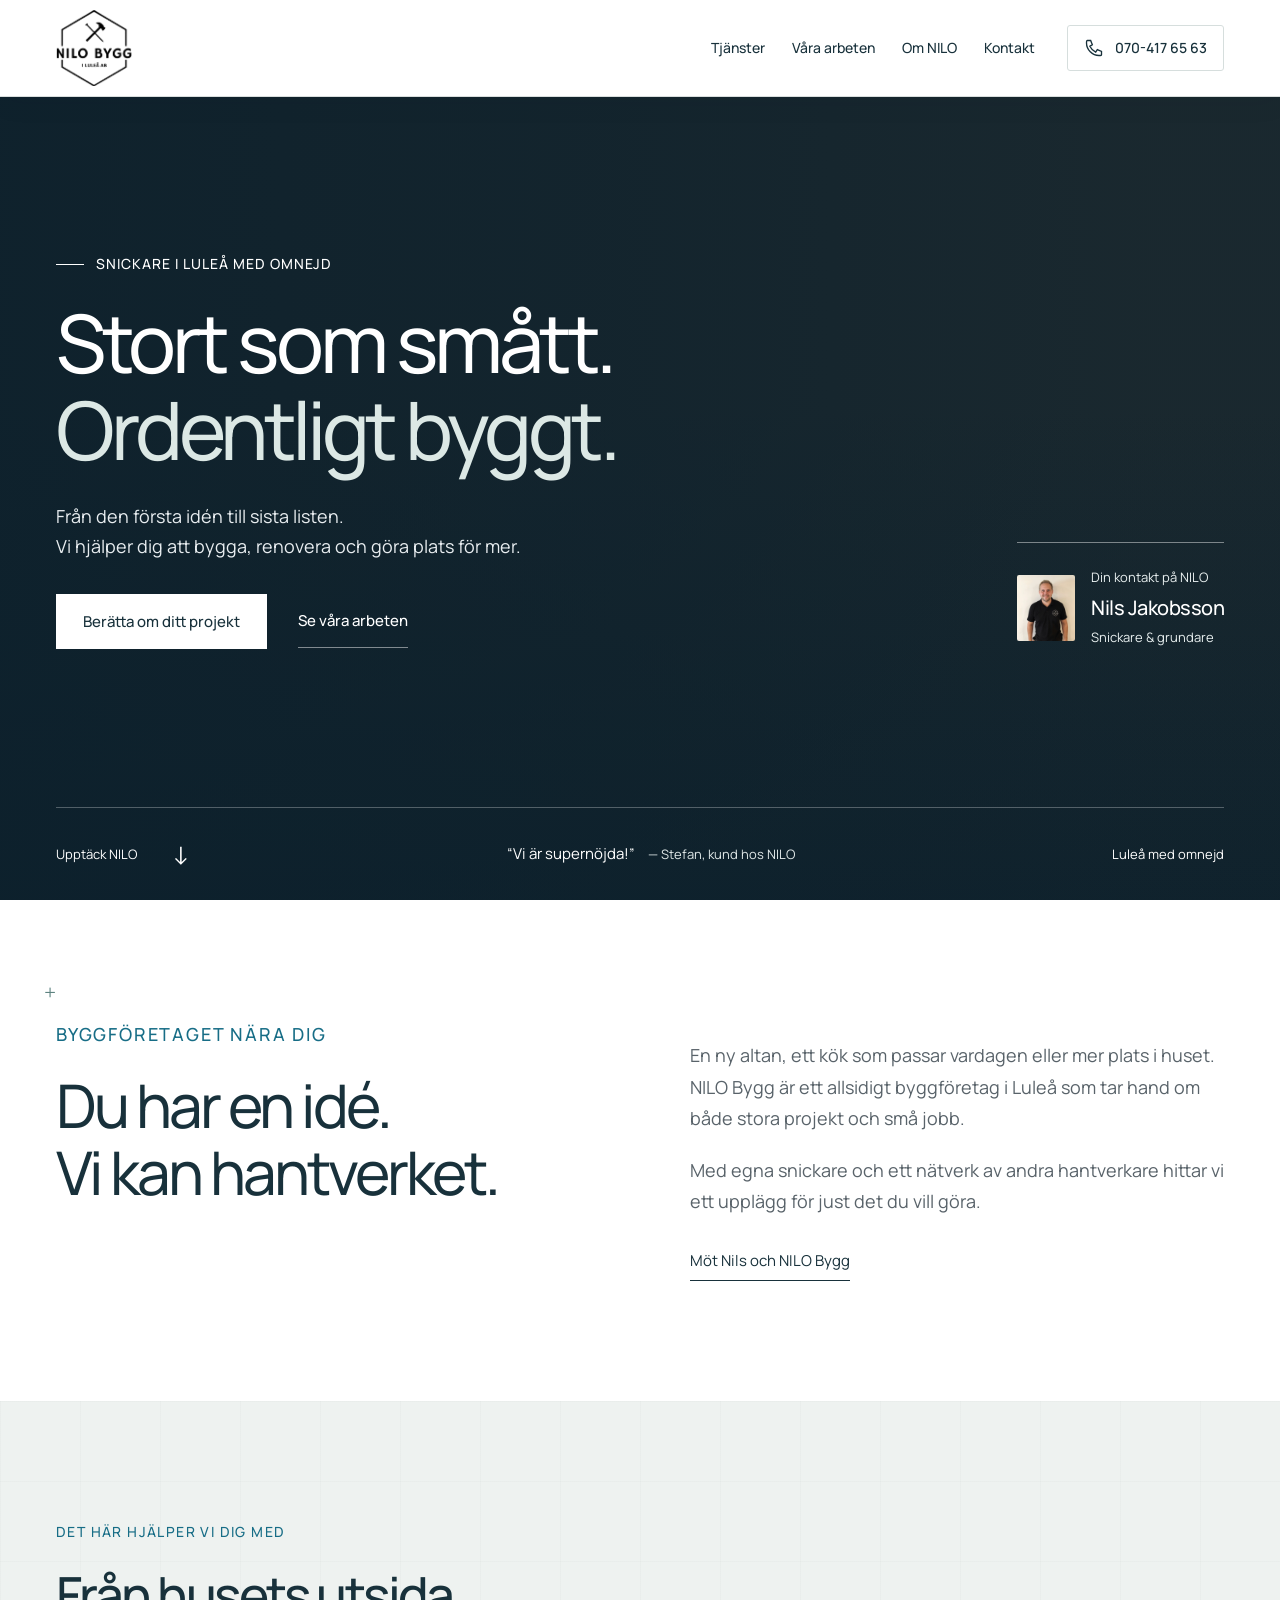
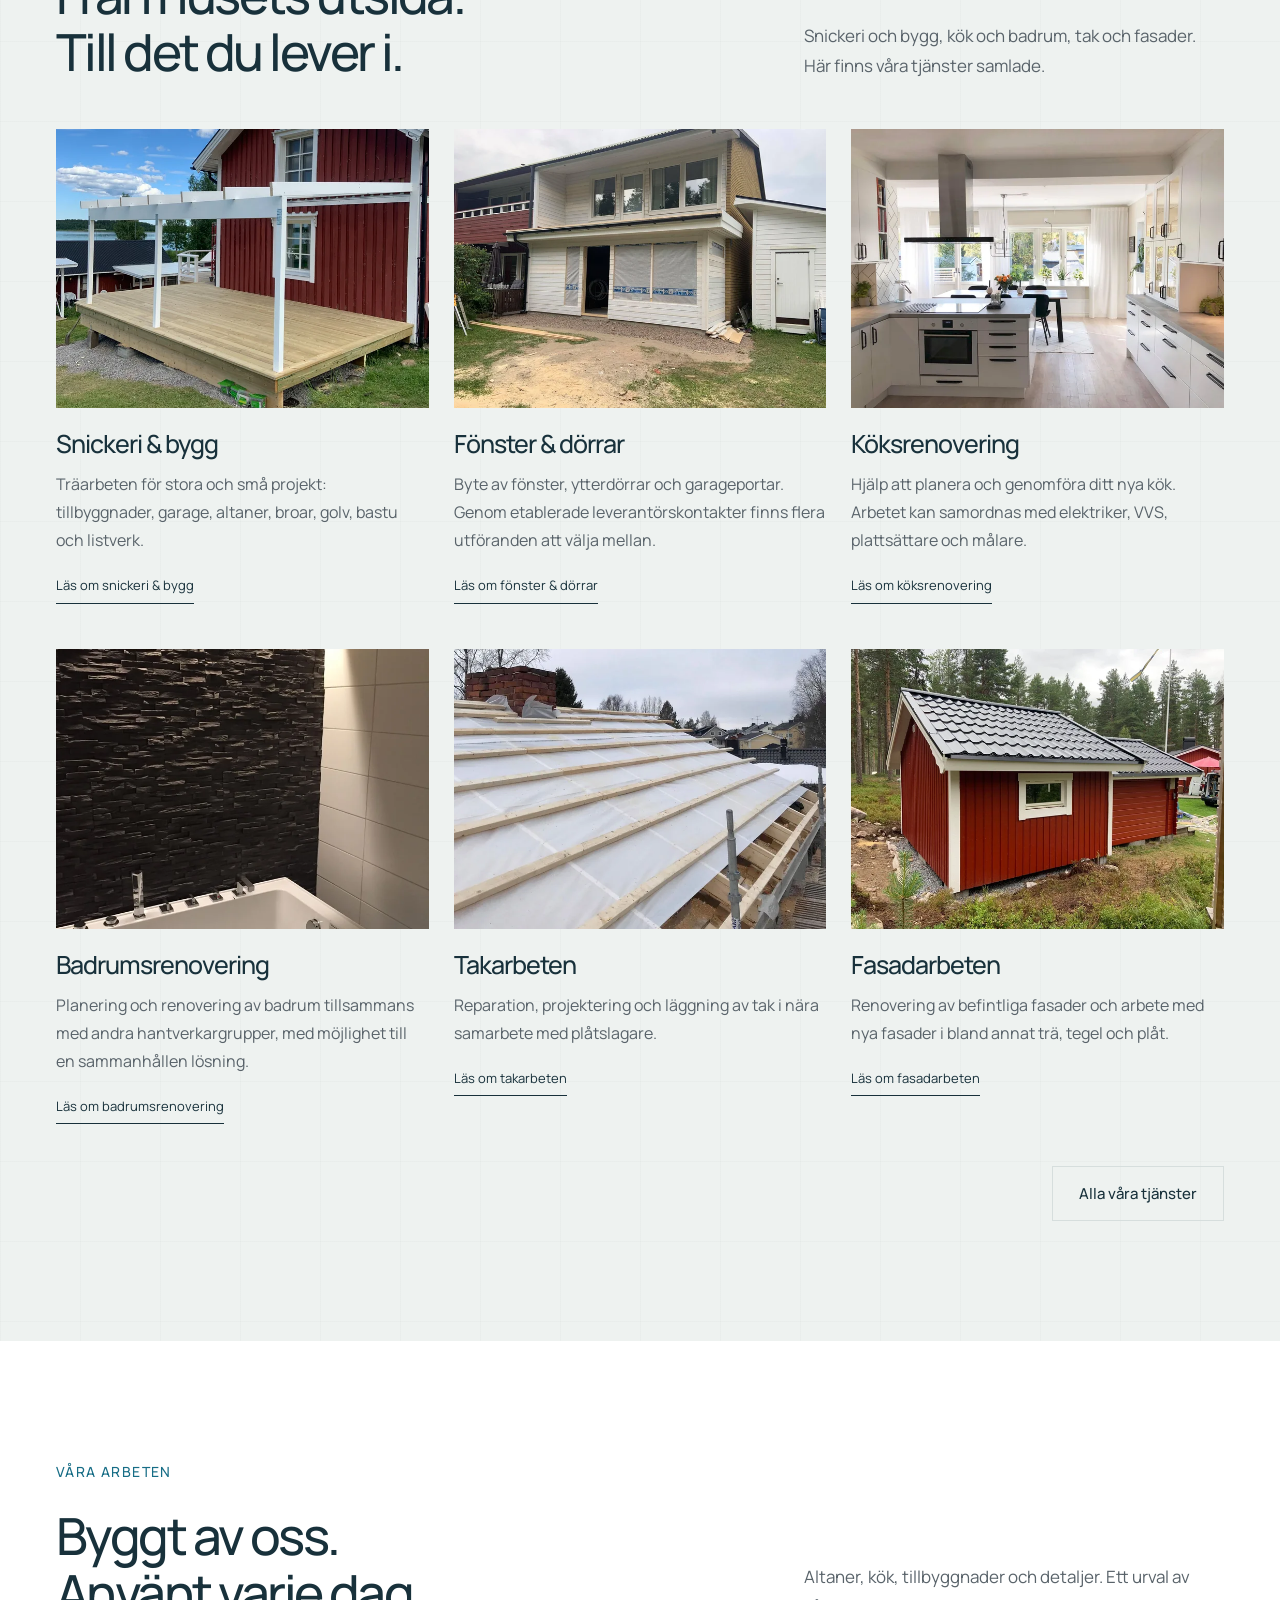
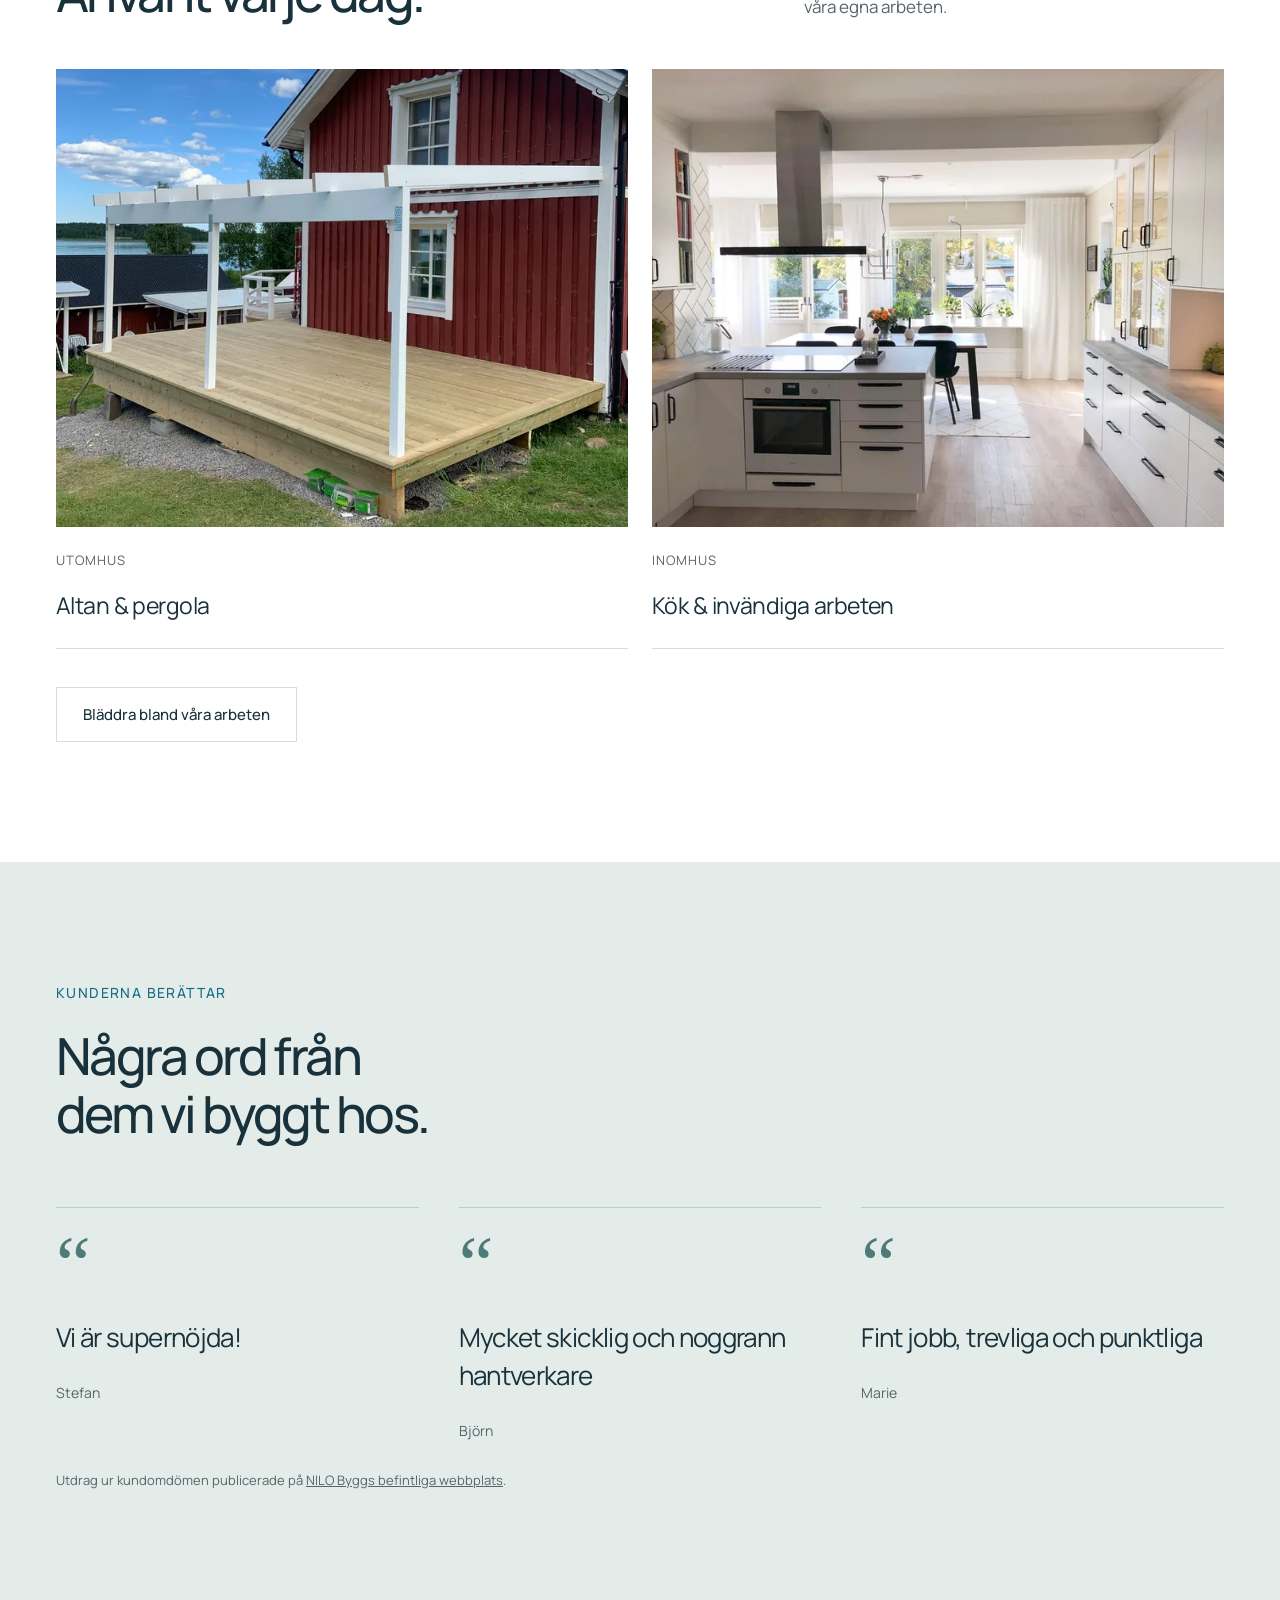
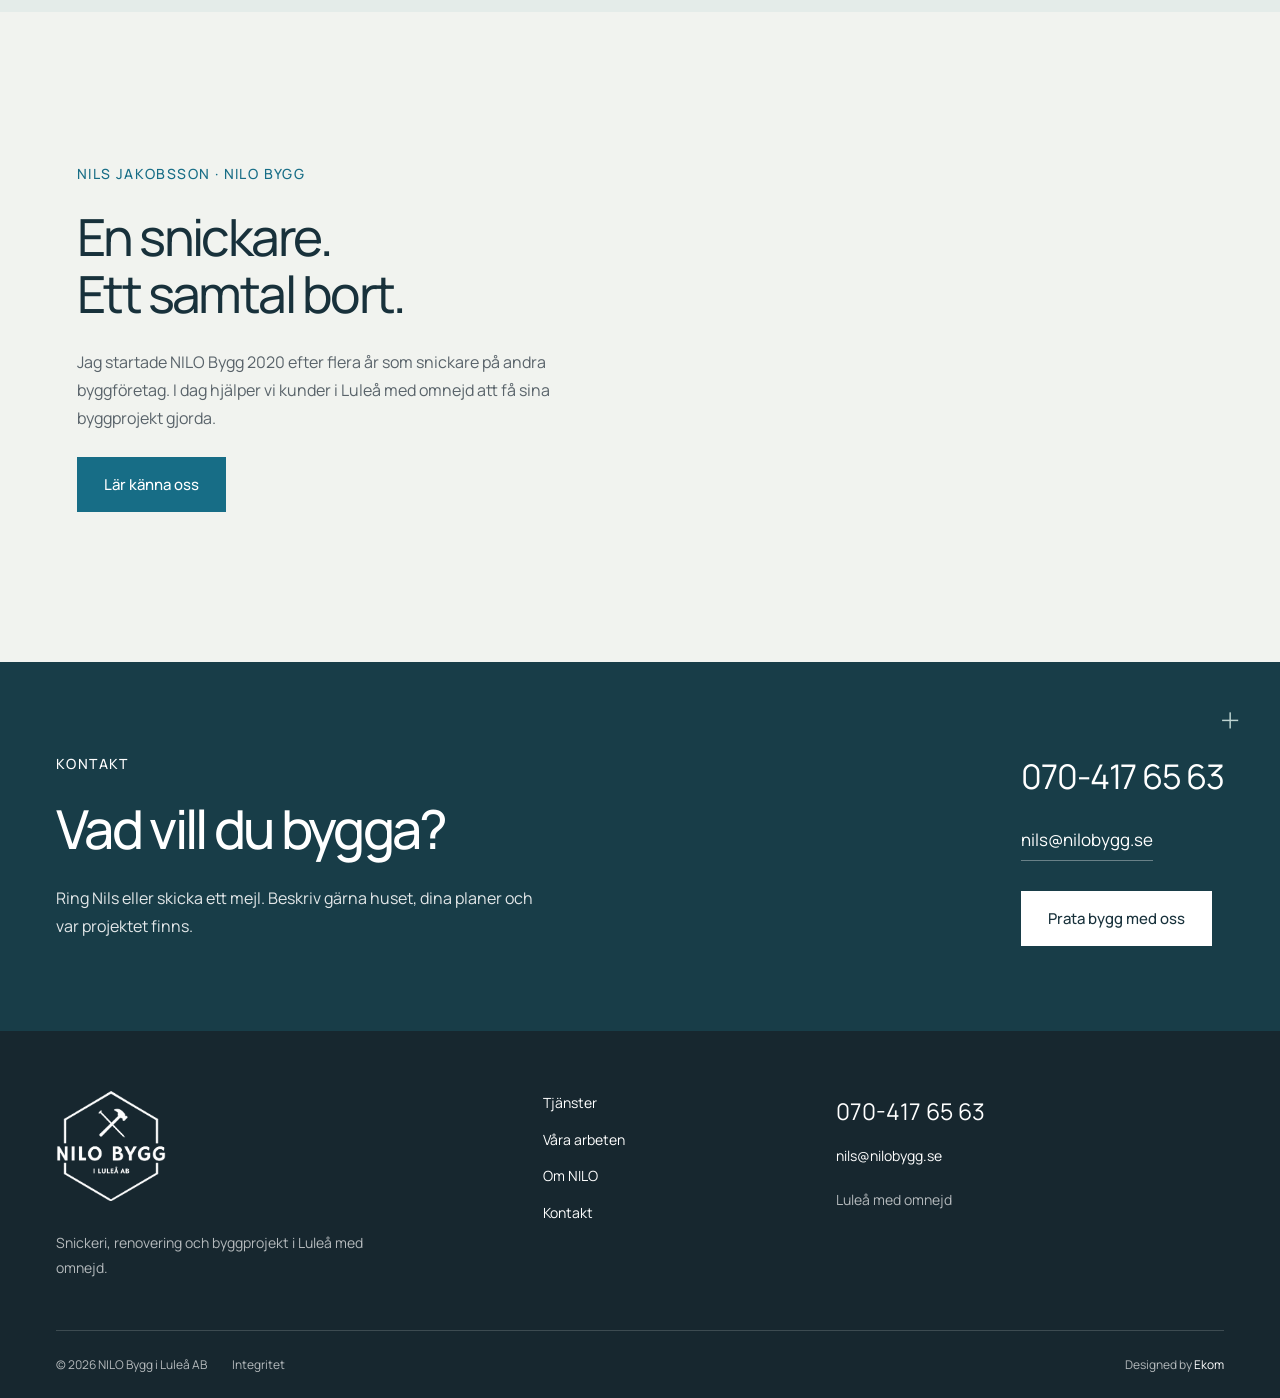
<file: index.html>
<!doctype html><html lang="sv"><head><meta charset="utf-8"><meta name="viewport" content="width=device-width,initial-scale=1"><title>Snickare &amp; byggföretag i Luleå | NILO Bygg</title><meta name="description" content="NILO Bygg i Luleå hjälper dig med snickeri, tillbyggnad, kök, badrum, tak och fasad. Se våra arbeten och kontakta Nils om ditt projekt."><meta name="theme-color" content="#126d91"><link rel="canonical" href="https://nilobygg.se/"><meta property="og:type" content="website"><meta property="og:locale" content="sv_SE"><meta property="og:title" content="Snickare &amp; byggföretag i Luleå | NILO Bygg"><meta property="og:description" content="NILO Bygg i Luleå hjälper dig med snickeri, tillbyggnad, kök, badrum, tak och fasad. Se våra arbeten och kontakta Nils om ditt projekt."><meta property="og:url" content="https://nilobygg.se/"><meta property="og:image" content="https://nilobygg.se/assets/hero-house.webp"><meta name="twitter:card" content="summary_large_image"><link rel="icon" href="favicon.svg" type="image/svg+xml"><link rel="preload" href="assets/manrope.woff2" as="font" type="font/woff2" crossorigin><link rel="preload" as="image" href="assets/hero-house.webp" media="(min-width:761px)"><link rel="preload" as="image" href="assets/hero-house-mobile.webp" media="(max-width:760px)"><link rel="stylesheet" href="styles.css"><script defer src="script.js"></script><script type="application/ld+json">{"@context": "https://schema.org", "@type": "HomeAndConstructionBusiness", "name": "NILO Bygg i Luleå AB", "url": "https://nilobygg.se", "telephone": "+46704176563", "email": "nils@nilobygg.se", "areaServed": "Luleå med omnejd", "image": "https://nilobygg.se/assets/hero-house.webp", "description": "Snickeri, renovering och byggprojekt i Luleå med omnejd.", "address": {"@type": "PostalAddress", "streetAddress": "Yrkesgatan 18", "postalCode": "974 34", "addressLocality": "Luleå", "addressCountry": "SE"}}</script></head><body class="nilo home"><a class="skip" href="#main">Hoppa till innehållet</a><header class="site-header"><div class="nav-wrap"><a class="brand" href="index.html" aria-label="NILO Bygg i Luleå AB – startsida"><img src="assets/logo-transparent.png" alt="NILO Bygg i Luleå AB" class="" loading="eager" decoding="async" fetchpriority="high" width="1254" height="1254"></a><nav class="desktop-nav" aria-label="Huvudmeny"><a href="tjanster.html">Tjänster</a><a href="vara-arbeten.html">Våra arbeten</a><a href="om-oss.html">Om NILO</a><a href="kontakt.html">Kontakt</a></nav><a class="header-contact" aria-label="Ring 070-417 65 63" href="tel:+46704176563"><svg class="phone-icon" aria-hidden="true" width="20" height="20" viewBox="0 0 24 24" fill="none" stroke="currentColor" stroke-width="1.6"><path d="M8 3H4c-1 0-1 2-1 3 0 8 7 15 15 15 1 0 3 0 3-1v-4l-5-2-2 3a15 15 0 0 1-7-7l3-2-2-5Z"/></svg><span>070-417 65 63</span></a><button class="menu-toggle" aria-expanded="false" aria-controls="mobile-nav" aria-label="Öppna meny"><span></span><span></span><b class="menu-word">Meny</b></button></div><nav id="mobile-nav" hidden aria-label="Mobilmeny"><a href="tjanster.html">Tjänster</a><a href="vara-arbeten.html">Våra arbeten</a><a href="om-oss.html">Om NILO</a><a href="kontakt.html">Kontakt</a><p class="menu-contact-label">Låt oss prata om ditt projekt</p><a class="nav-phone" href="tel:+46704176563">070-417 65 63</a><a href="mailto:nils@nilobygg.se">nils@nilobygg.se</a></nav></header><main id="main"><section class="hero"><picture><source media="(max-width:760px)" srcset="assets/hero-house-mobile.webp"><img src="assets/hero-house.webp" alt="Trähus med ny balkong och tillbyggnad av NILO Bygg i Luleå" class="hero-bg" loading="eager" decoding="async" fetchpriority="high" width="2400" height="1748"></picture><div class="hero-inner"><div class="wrap hero-layout"><div class="hero-content"><p class="label">Snickare i Luleå med omnejd</p><h1>Stort som smått.<br><em>Ordentligt byggt.</em></h1><p>Från den första idén till sista listen.<br>Vi hjälper dig att bygga, renovera och göra plats för mer.</p><div class="hero-actions"><a class="button light" href="kontakt.html">Berätta om ditt projekt</a><a class="button outline" href="vara-arbeten.html">Se våra arbeten</a></div></div><a class="hero-note" href="om-oss.html"><img src="assets/portrait-nils.webp" alt="Nils Jakobsson" width="72" height="72"><div><span>Din kontakt på NILO</span><strong>Nils Jakobsson</strong><span>Snickare & grundare</span></div></a></div></div><div class="hero-bottom wrap"><a class="hero-scroll" href="#om-nilo">Upptäck NILO <span aria-hidden="true">↓</span></a><a class="hero-review" href="om-oss.html">“Vi är supernöjda!” <span>— Stefan, kund hos NILO</span></a><span>Luleå med omnejd</span></div></section><section id="om-nilo" class="intro section wrap"><div><p class="label">Byggföretaget nära dig</p><h2>Du har en idé.<br>Vi kan hantverket.</h2></div><div><p>En ny altan, ett kök som passar vardagen eller mer plats i huset. NILO Bygg är ett allsidigt byggföretag i Luleå som tar hand om både stora projekt och små jobb.</p><p>Med egna snickare och ett nätverk av andra hantverkare hittar vi ett upplägg för just det du vill göra.</p><a class="text-link" href="om-oss.html">Möt Nils och NILO Bygg</a></div></section><section class="section pale home-services"><div class="wrap"><div class="section-heading"><div><p class="label">Det här hjälper vi dig med</p><h2>Från husets utsida.<br>Till det du lever i.</h2></div><p>Snickeri och bygg, kök och badrum, tak och fasader. Här finns våra tjänster samlade.</p></div><div class="service-tiles"><a href="snickeri.html"><div><img srcset="assets/project-altan-pergola-720.webp 720w, assets/project-altan-pergola.webp 1600w" sizes="(max-width:760px) 100vw, 50vw" src="assets/project-altan-pergola.webp" alt="Snickeri &amp; bygg – bild från NILO Bygg" class="" loading="lazy" decoding="async" width="1600" height="1386"></div><h3>Snickeri & bygg</h3><p>Träarbeten för stora och små projekt: tillbyggnader, garage, altaner, broar, golv, bastu och listverk.</p><span class="text-link">Läs om snickeri & bygg</span></a><a href="fonster-dorrar.html"><div><img srcset="assets/project-tillbyggnad-vit-720.webp 720w, assets/project-tillbyggnad-vit.webp 1600w" sizes="(max-width:760px) 100vw, 50vw" src="assets/project-tillbyggnad-vit.webp" alt="Fönster &amp; dörrar – bild från NILO Bygg" class="" loading="lazy" decoding="async" width="1600" height="1200"></div><h3>Fönster & dörrar</h3><p>Byte av fönster, ytterdörrar och garageportar. Genom etablerade leverantörskontakter finns flera utföranden att välja mellan.</p><span class="text-link">Läs om fönster & dörrar</span></a><a href="kok.html"><div><img srcset="assets/project-kok-oppet-720.webp 720w, assets/project-kok-oppet.webp 1600w" sizes="(max-width:760px) 100vw, 50vw" src="assets/project-kok-oppet.webp" alt="Köksrenovering – bild från NILO Bygg" class="" loading="lazy" decoding="async" width="1600" height="1200"></div><h3>Köksrenovering</h3><p>Hjälp att planera och genomföra ditt nya kök. Arbetet kan samordnas med elektriker, VVS, plattsättare och målare.</p><span class="text-link">Läs om köksrenovering</span></a><a href="badrum.html"><div><img srcset="assets/project-badrum-720.webp 720w, assets/project-badrum.webp 1536w" sizes="(max-width:760px) 100vw, 50vw" src="assets/project-badrum.webp" alt="Badrumsrenovering – bild från NILO Bygg" class="" loading="lazy" decoding="async" width="1536" height="2048"></div><h3>Badrumsrenovering</h3><p>Planering och renovering av badrum tillsammans med andra hantverkargrupper, med möjlighet till en sammanhållen lösning.</p><span class="text-link">Läs om badrumsrenovering</span></a><a href="tak.html"><div><img srcset="assets/project-tak-crop-720.webp 720w, assets/project-tak-crop.webp 1536w" sizes="(max-width:760px) 100vw, 50vw" src="assets/project-tak-crop.webp" alt="Takarbeten – bild från NILO Bygg" class="" loading="lazy" decoding="async" width="1536" height="1536"></div><h3>Takarbeten</h3><p>Reparation, projektering och läggning av tak i nära samarbete med plåtslagare.</p><span class="text-link">Läs om takarbeten</span></a><a href="fasad.html"><div><img srcset="assets/project-stuga-rod-720.webp 720w, assets/project-stuga-rod.webp 1600w" sizes="(max-width:760px) 100vw, 50vw" src="assets/project-stuga-rod.webp" alt="Fasadarbeten – bild från NILO Bygg" class="" loading="lazy" decoding="async" width="1600" height="1200"></div><h3>Fasadarbeten</h3><p>Renovering av befintliga fasader och arbete med nya fasader i bland annat trä, tegel och plåt.</p><span class="text-link">Läs om fasadarbeten</span></a></div><div class="service-tail"><span class="mobile-swipe">Dra för att se fler tjänster <span aria-hidden="true">→</span></span><a class="button secondary" href="tjanster.html">Alla våra tjänster</a></div></div></section><section class="section wrap project-preview"><div class="section-heading"><div><p class="label">Våra arbeten</p><h2>Byggt av oss.<br>Använt varje dag.</h2></div><p>Altaner, kök, tillbyggnader och detaljer. Ett urval av våra egna arbeten.</p></div><div class="project-pair"><a href="vara-arbeten.html"><img srcset="assets/project-altan-pergola-720.webp 720w, assets/project-altan-pergola.webp 1600w" sizes="(max-width:760px) 100vw, 50vw" src="assets/project-altan-pergola.webp" alt="Träaltan med pergola vid rött hus" class="" loading="lazy" decoding="async" width="1600" height="1386"><span><small>Utomhus</small>Altan & pergola </span></a><a href="vara-arbeten.html"><img srcset="assets/project-kok-oppet-720.webp 720w, assets/project-kok-oppet.webp 1600w" sizes="(max-width:760px) 100vw, 50vw" src="assets/project-kok-oppet.webp" alt="Ljust renoverat kök" class="" loading="lazy" decoding="async" width="1600" height="1200"><span><small>Inomhus</small>Kök & invändiga arbeten </span></a></div><div class="section-actions"><a class="button secondary" href="vara-arbeten.html">Bläddra bland våra arbeten</a></div></section><section class="section reviews"><div class="wrap"><div class="section-heading"><div><p class="label">Kunderna berättar</p><h2>Några ord från<br>dem vi byggt hos.</h2></div></div><div class="quote-grid"><article><span class="quote-mark">“</span><blockquote>Vi är supernöjda!</blockquote><p>Stefan</p></article><article><span class="quote-mark">“</span><blockquote>Mycket skicklig och noggrann hantverkare</blockquote><p>Björn</p></article><article><span class="quote-mark">“</span><blockquote>Fint jobb, trevliga och punktliga</blockquote><p>Marie</p></article></div><p class="source-note">Utdrag ur kundomdömen publicerade på <a href="https://nilobygg.se/om-oss.html">NILO Byggs befintliga webbplats</a>.</p></div></section><section class="banner-grid"><div class="banner-copy"><p class="label">Nils Jakobsson · NILO Bygg</p><h2>En snickare.<br>Ett samtal bort.</h2><p>Jag startade NILO Bygg 2020 efter flera år som snickare på andra byggföretag. I dag hjälper vi kunder i Luleå med omnejd att få sina byggprojekt gjorda.</p><a class="button primary" href="om-oss.html">Lär känna oss</a></div><img srcset="assets/portrait-nils-720.webp 720w, assets/portrait-nils.webp 1200w" sizes="(max-width:760px) 100vw, 50vw" src="assets/portrait-nils.webp" alt="Nils Jakobsson, grundare av NILO Bygg" class="portrait-photo" loading="lazy" decoding="async" width="1200" height="1448"></section><section class="contact-cta"><div class="wrap"><div><p class="label">Kontakt</p><h2>Vad vill du bygga?</h2><p>Ring Nils eller skicka ett mejl. Beskriv gärna huset, dina planer och var projektet finns.</p></div><div class="cta-links"><a href="tel:+46704176563">070-417 65 63</a><a href="mailto:nils@nilobygg.se">nils@nilobygg.se</a><a class="button light" href="kontakt.html">Prata bygg med oss</a></div></div></section></main><footer><div class="footer-main wrap"><div><a class="brand" href="index.html" aria-label="NILO Bygg i Luleå AB – startsida"><img src="assets/logo-transparent.png" alt="NILO Bygg i Luleå AB" class="" loading="eager" decoding="async" fetchpriority="high" width="1254" height="1254"></a><p>Snickeri, renovering och byggprojekt i Luleå med omnejd.</p></div><div class="footer-nav"><a href="tjanster.html">Tjänster</a><a href="vara-arbeten.html">Våra arbeten</a><a href="om-oss.html">Om NILO</a><a href="kontakt.html">Kontakt</a></div><div class="footer-contact"><a href="tel:+46704176563">070-417 65 63</a><a href="mailto:nils@nilobygg.se">nils@nilobygg.se</a><p>Luleå med omnejd</p></div></div><div class="footer-bottom wrap"><span>© 2026 NILO Bygg i Luleå AB</span><a href="integritet.html">Integritet</a><span class="credit">Designed by <a href="https://ekom.se/">Ekom</a></span></div></footer><nav class="mobile-contact" aria-label="Snabbkontakt"><a href="tel:+46704176563">Ring oss</a><a href="kontakt.html">Prata bygg med oss</a></nav><dialog class="lightbox" aria-label="Bildvisning"><button class="close-lightbox" aria-label="Stäng bildvisning">Stäng ×</button><img alt=""><p class="lightbox-caption"></p><div class="lightbox-actions"><button data-direction="-1" aria-label="Föregående bild">Föregående</button><span class="lightbox-counter" aria-live="polite"></span><button data-direction="1" aria-label="Nästa bild">Nästa</button></div></dialog></body></html>
</file>
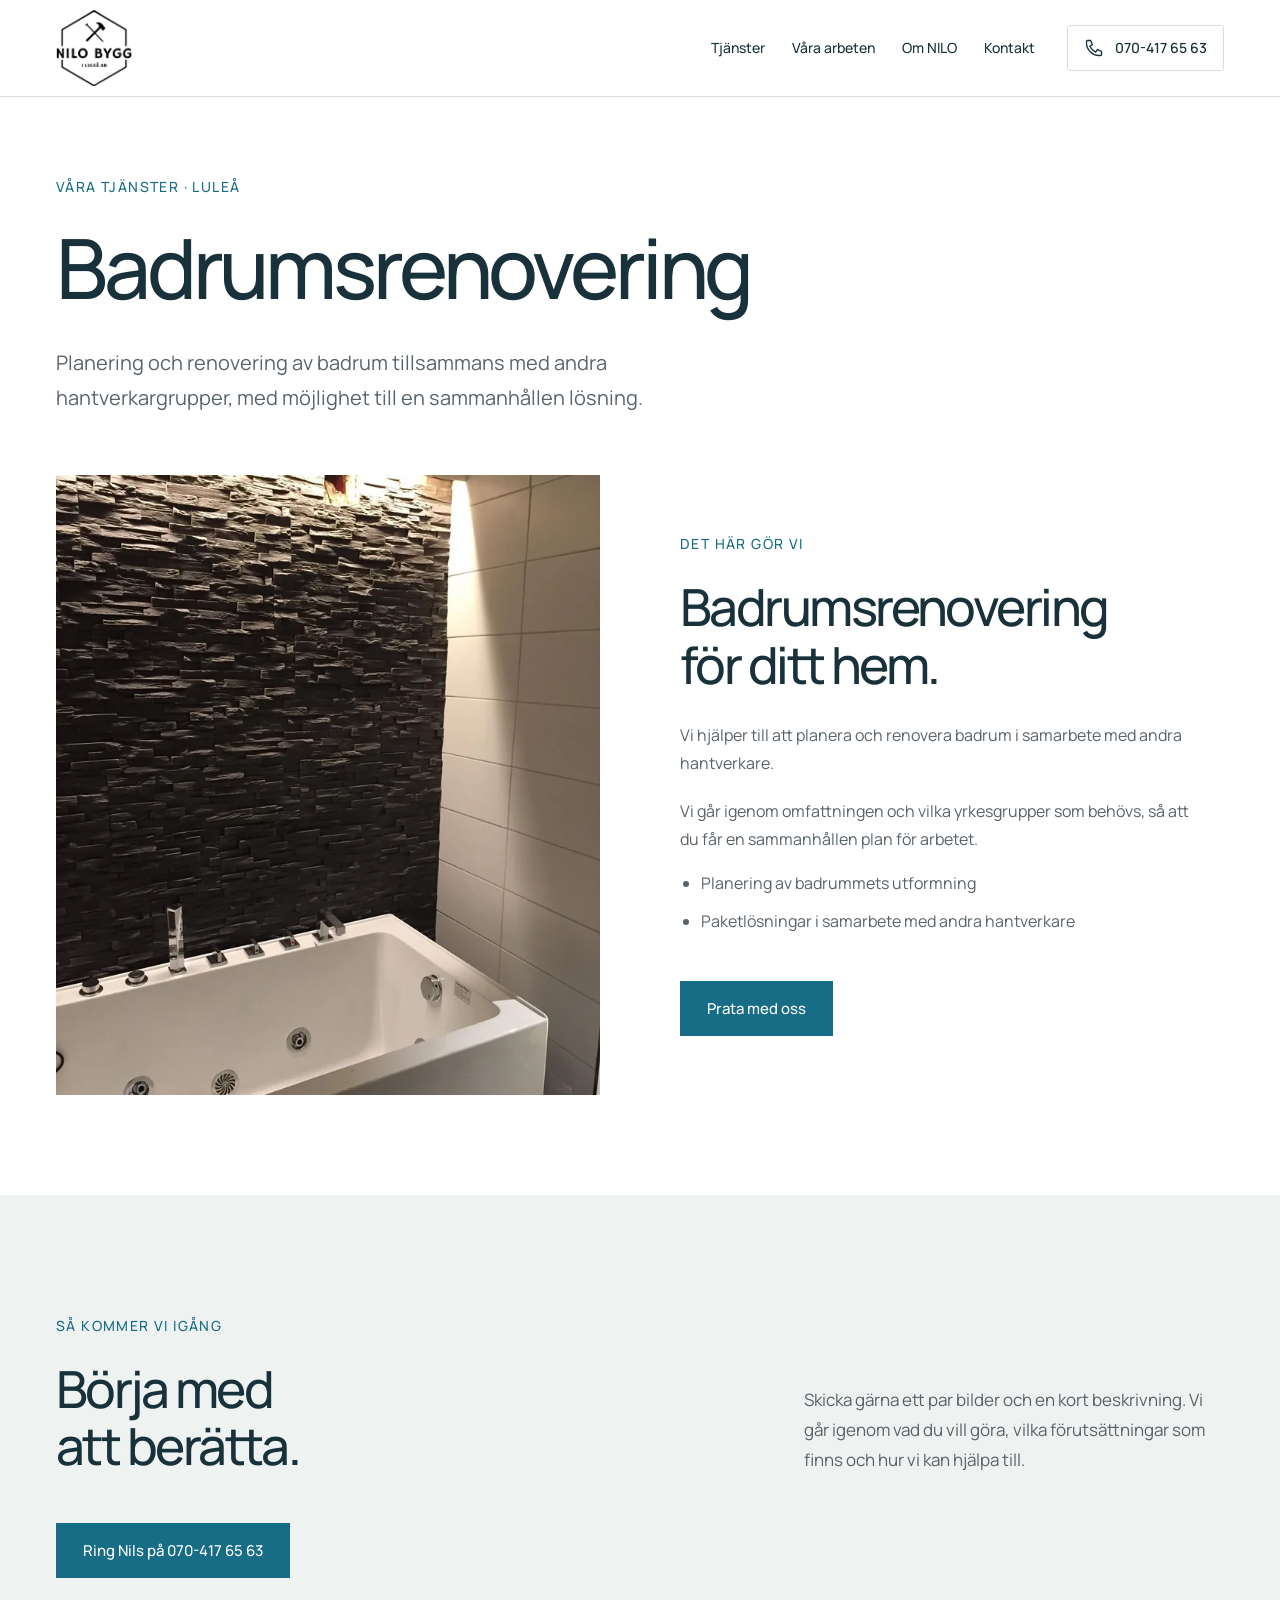
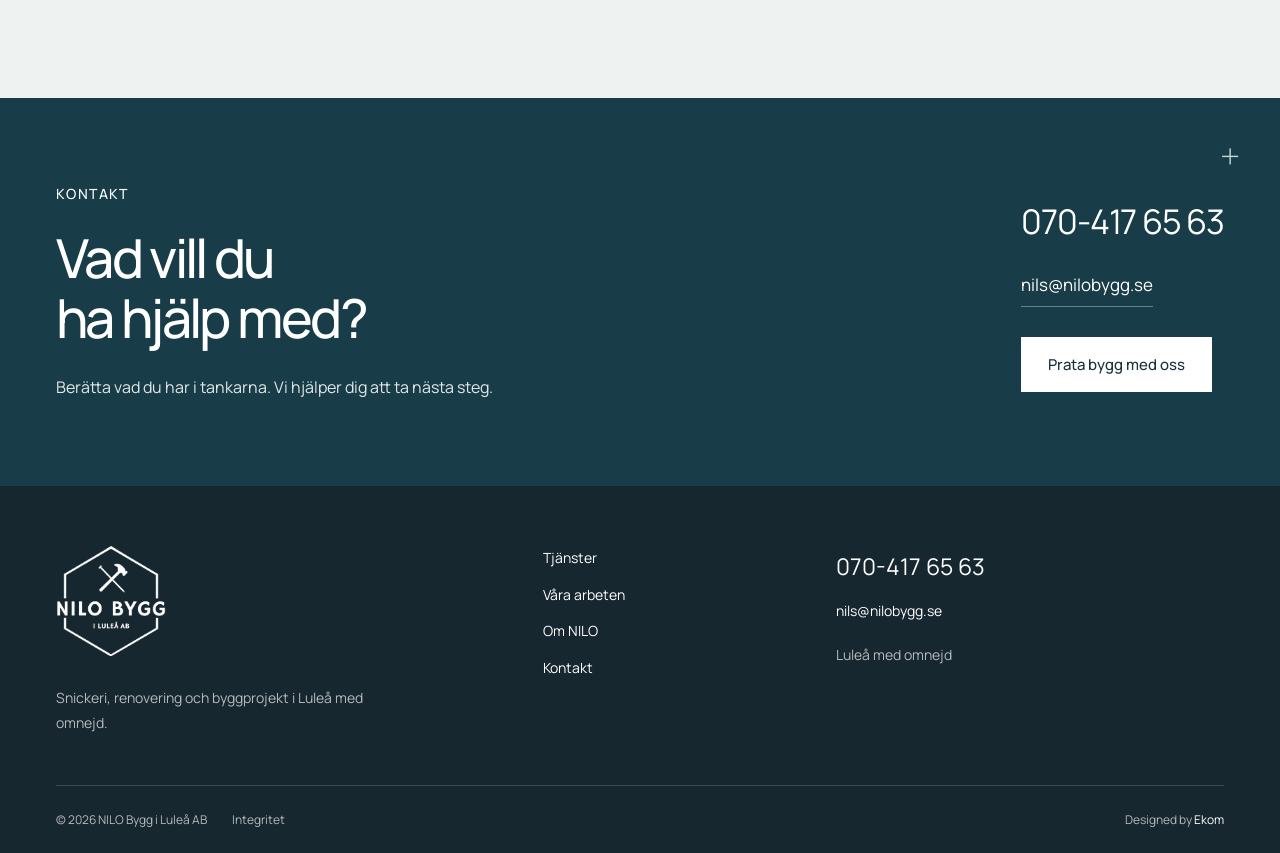
<file: badrum.html>
<!doctype html><html lang="sv"><head><meta charset="utf-8"><meta name="viewport" content="width=device-width,initial-scale=1"><title>Badrumsrenovering i Luleå | NILO Bygg</title><meta name="description" content="Planering och renovering av badrum tillsammans med andra hantverkargrupper, med möjlighet till en sammanhållen lösning. Kontakta NILO Bygg i Luleå."><meta name="theme-color" content="#126d91"><link rel="canonical" href="https://nilobygg.se/badrum.html"><meta property="og:type" content="website"><meta property="og:locale" content="sv_SE"><meta property="og:title" content="Badrumsrenovering i Luleå | NILO Bygg"><meta property="og:description" content="Planering och renovering av badrum tillsammans med andra hantverkargrupper, med möjlighet till en sammanhållen lösning. Kontakta NILO Bygg i Luleå."><meta property="og:url" content="https://nilobygg.se/badrum.html"><meta property="og:image" content="https://nilobygg.se/assets/hero-house.webp"><meta name="twitter:card" content="summary_large_image"><link rel="icon" href="favicon.svg" type="image/svg+xml"><link rel="preload" href="assets/manrope.woff2" as="font" type="font/woff2" crossorigin><link rel="stylesheet" href="styles.css"><script defer src="script.js"></script><script type="application/ld+json">{"@context": "https://schema.org", "@type": "HomeAndConstructionBusiness", "name": "NILO Bygg i Luleå AB", "url": "https://nilobygg.se", "telephone": "+46704176563", "email": "nils@nilobygg.se", "areaServed": "Luleå med omnejd", "image": "https://nilobygg.se/assets/hero-house.webp", "description": "Snickeri, renovering och byggprojekt i Luleå med omnejd.", "address": {"@type": "PostalAddress", "streetAddress": "Yrkesgatan 18", "postalCode": "974 34", "addressLocality": "Luleå", "addressCountry": "SE"}}</script></head><body class="nilo inner"><a class="skip" href="#main">Hoppa till innehållet</a><header class="site-header"><div class="nav-wrap"><a class="brand" href="index.html" aria-label="NILO Bygg i Luleå AB – startsida"><img src="assets/logo-transparent.png" alt="NILO Bygg i Luleå AB" class="" loading="eager" decoding="async" fetchpriority="high" width="1254" height="1254"></a><nav class="desktop-nav" aria-label="Huvudmeny"><a href="tjanster.html">Tjänster</a><a href="vara-arbeten.html">Våra arbeten</a><a href="om-oss.html">Om NILO</a><a href="kontakt.html">Kontakt</a></nav><a class="header-contact" aria-label="Ring 070-417 65 63" href="tel:+46704176563"><svg class="phone-icon" aria-hidden="true" width="20" height="20" viewBox="0 0 24 24" fill="none" stroke="currentColor" stroke-width="1.6"><path d="M8 3H4c-1 0-1 2-1 3 0 8 7 15 15 15 1 0 3 0 3-1v-4l-5-2-2 3a15 15 0 0 1-7-7l3-2-2-5Z"/></svg><span>070-417 65 63</span></a><button class="menu-toggle" aria-expanded="false" aria-controls="mobile-nav" aria-label="Öppna meny"><span></span><span></span><b class="menu-word">Meny</b></button></div><nav id="mobile-nav" hidden aria-label="Mobilmeny"><a href="tjanster.html">Tjänster</a><a href="vara-arbeten.html">Våra arbeten</a><a href="om-oss.html">Om NILO</a><a href="kontakt.html">Kontakt</a><p class="menu-contact-label">Låt oss prata om ditt projekt</p><a class="nav-phone" href="tel:+46704176563">070-417 65 63</a><a href="mailto:nils@nilobygg.se">nils@nilobygg.se</a></nav></header><main id="main"><section class="page-title wrap"><p class="label">Våra tjänster · Luleå</p><h1>Badrumsrenovering</h1><p>Planering och renovering av badrum tillsammans med andra hantverkargrupper, med möjlighet till en sammanhållen lösning.</p></section><section class="split wrap "><div class="split-image"><img srcset="assets/project-badrum-720.webp 720w, assets/project-badrum.webp 1536w" sizes="(max-width:760px) 100vw, 50vw" src="assets/project-badrum.webp" alt="Badrumsrenovering – NILO Bygg" class="" loading="lazy" decoding="async" width="1536" height="2048"></div><div class="split-copy"><p class="label">Det här gör vi</p><h2>Badrumsrenovering<br>för ditt hem.</h2><p>Vi hjälper till att planera och renovera badrum i samarbete med andra hantverkare.</p><p>Vi går igenom omfattningen och vilka yrkesgrupper som behövs, så att du får en sammanhållen plan för arbetet.</p><ul class="bullets"><li>Planering av badrummets utformning</li><li>Paketlösningar i samarbete med andra hantverkare</li></ul><a class="button primary" href="kontakt.html">Prata med oss</a></div></section><section class="section pale"><div class="wrap"><div class="section-heading"><div><p class="label">Så kommer vi igång</p><h2>Börja med<br>att berätta.</h2></div><p>Skicka gärna ett par bilder och en kort beskrivning. Vi går igenom vad du vill göra, vilka förutsättningar som finns och hur vi kan hjälpa till.</p></div><a class="button primary" href="tel:+46704176563">Ring Nils på 070-417 65 63</a></div></section><section class="contact-cta"><div class="wrap"><div><p class="label">Kontakt</p><h2>Vad vill du<br>ha hjälp med?</h2><p>Berätta vad du har i tankarna. Vi hjälper dig att ta nästa steg.</p></div><div class="cta-links"><a href="tel:+46704176563">070-417 65 63</a><a href="mailto:nils@nilobygg.se">nils@nilobygg.se</a><a class="button light" href="kontakt.html">Prata bygg med oss</a></div></div></section></main><footer><div class="footer-main wrap"><div><a class="brand" href="index.html" aria-label="NILO Bygg i Luleå AB – startsida"><img src="assets/logo-transparent.png" alt="NILO Bygg i Luleå AB" class="" loading="eager" decoding="async" fetchpriority="high" width="1254" height="1254"></a><p>Snickeri, renovering och byggprojekt i Luleå med omnejd.</p></div><div class="footer-nav"><a href="tjanster.html">Tjänster</a><a href="vara-arbeten.html">Våra arbeten</a><a href="om-oss.html">Om NILO</a><a href="kontakt.html">Kontakt</a></div><div class="footer-contact"><a href="tel:+46704176563">070-417 65 63</a><a href="mailto:nils@nilobygg.se">nils@nilobygg.se</a><p>Luleå med omnejd</p></div></div><div class="footer-bottom wrap"><span>© 2026 NILO Bygg i Luleå AB</span><a href="integritet.html">Integritet</a><span class="credit">Designed by <a href="https://ekom.se/">Ekom</a></span></div></footer><nav class="mobile-contact" aria-label="Snabbkontakt"><a href="tel:+46704176563">Ring oss</a><a href="kontakt.html">Prata bygg med oss</a></nav><dialog class="lightbox" aria-label="Bildvisning"><button class="close-lightbox" aria-label="Stäng bildvisning">Stäng ×</button><img alt=""><p class="lightbox-caption"></p><div class="lightbox-actions"><button data-direction="-1" aria-label="Föregående bild">Föregående</button><span class="lightbox-counter" aria-live="polite"></span><button data-direction="1" aria-label="Nästa bild">Nästa</button></div></dialog></body></html>
</file>
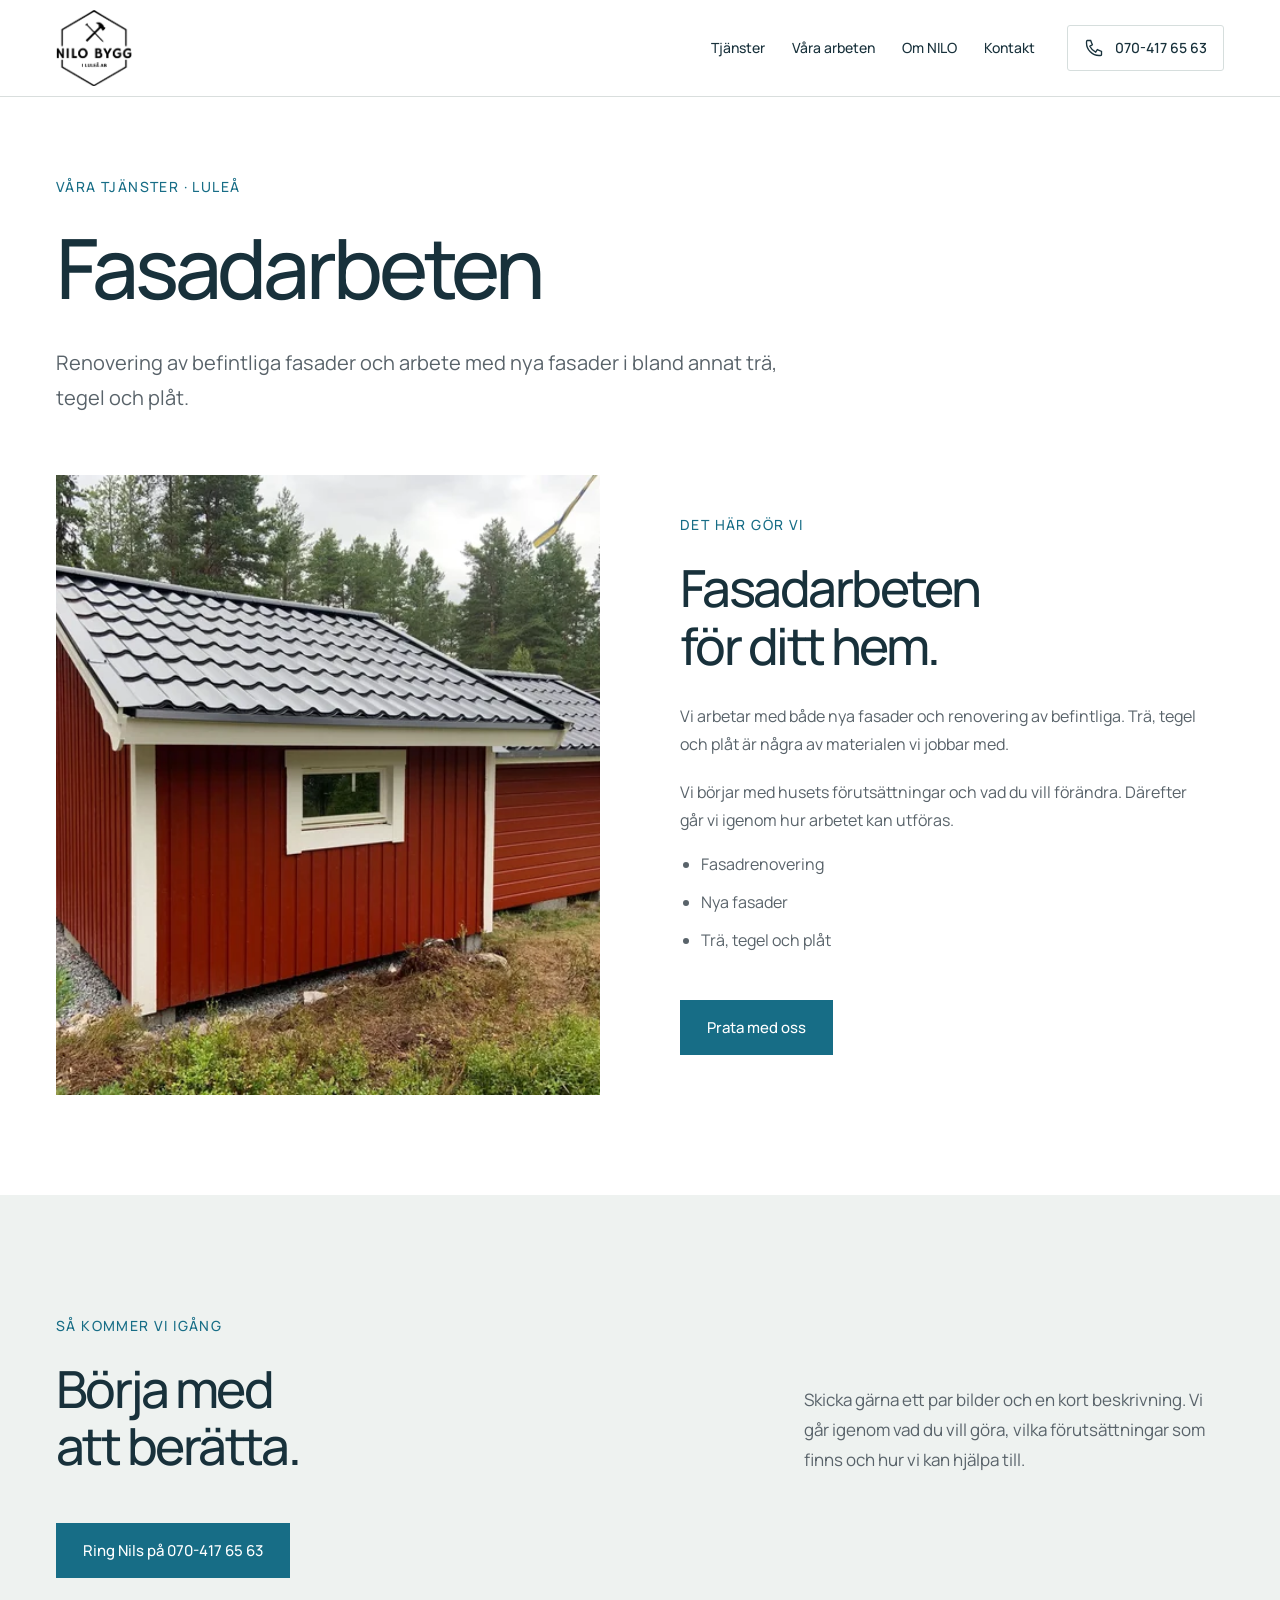
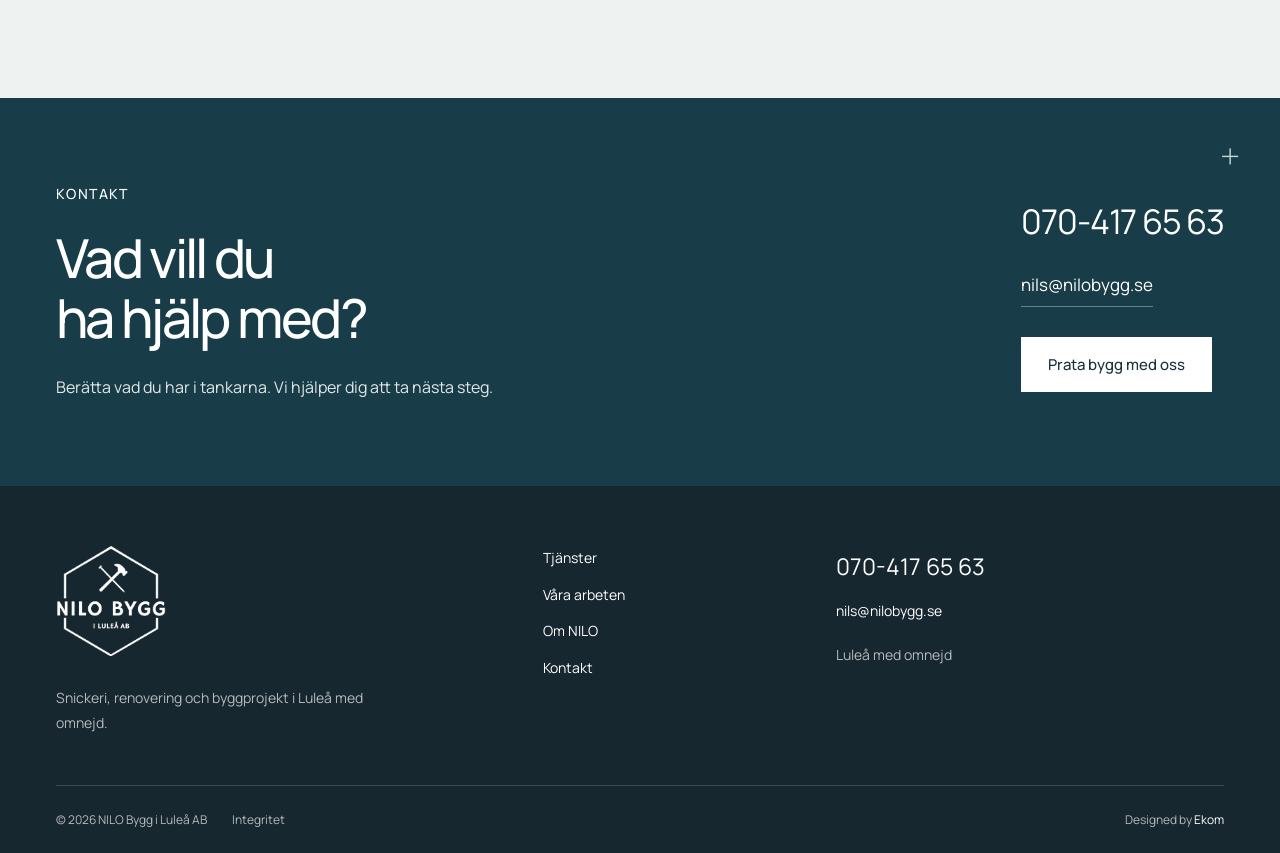
<file: fasad.html>
<!doctype html><html lang="sv"><head><meta charset="utf-8"><meta name="viewport" content="width=device-width,initial-scale=1"><title>Fasadarbeten i Luleå | NILO Bygg</title><meta name="description" content="Renovering av befintliga fasader och arbete med nya fasader i bland annat trä, tegel och plåt. Kontakta NILO Bygg i Luleå."><meta name="theme-color" content="#126d91"><link rel="canonical" href="https://nilobygg.se/fasad.html"><meta property="og:type" content="website"><meta property="og:locale" content="sv_SE"><meta property="og:title" content="Fasadarbeten i Luleå | NILO Bygg"><meta property="og:description" content="Renovering av befintliga fasader och arbete med nya fasader i bland annat trä, tegel och plåt. Kontakta NILO Bygg i Luleå."><meta property="og:url" content="https://nilobygg.se/fasad.html"><meta property="og:image" content="https://nilobygg.se/assets/hero-house.webp"><meta name="twitter:card" content="summary_large_image"><link rel="icon" href="favicon.svg" type="image/svg+xml"><link rel="preload" href="assets/manrope.woff2" as="font" type="font/woff2" crossorigin><link rel="stylesheet" href="styles.css"><script defer src="script.js"></script><script type="application/ld+json">{"@context": "https://schema.org", "@type": "HomeAndConstructionBusiness", "name": "NILO Bygg i Luleå AB", "url": "https://nilobygg.se", "telephone": "+46704176563", "email": "nils@nilobygg.se", "areaServed": "Luleå med omnejd", "image": "https://nilobygg.se/assets/hero-house.webp", "description": "Snickeri, renovering och byggprojekt i Luleå med omnejd.", "address": {"@type": "PostalAddress", "streetAddress": "Yrkesgatan 18", "postalCode": "974 34", "addressLocality": "Luleå", "addressCountry": "SE"}}</script></head><body class="nilo inner"><a class="skip" href="#main">Hoppa till innehållet</a><header class="site-header"><div class="nav-wrap"><a class="brand" href="index.html" aria-label="NILO Bygg i Luleå AB – startsida"><img src="assets/logo-transparent.png" alt="NILO Bygg i Luleå AB" class="" loading="eager" decoding="async" fetchpriority="high" width="1254" height="1254"></a><nav class="desktop-nav" aria-label="Huvudmeny"><a href="tjanster.html">Tjänster</a><a href="vara-arbeten.html">Våra arbeten</a><a href="om-oss.html">Om NILO</a><a href="kontakt.html">Kontakt</a></nav><a class="header-contact" aria-label="Ring 070-417 65 63" href="tel:+46704176563"><svg class="phone-icon" aria-hidden="true" width="20" height="20" viewBox="0 0 24 24" fill="none" stroke="currentColor" stroke-width="1.6"><path d="M8 3H4c-1 0-1 2-1 3 0 8 7 15 15 15 1 0 3 0 3-1v-4l-5-2-2 3a15 15 0 0 1-7-7l3-2-2-5Z"/></svg><span>070-417 65 63</span></a><button class="menu-toggle" aria-expanded="false" aria-controls="mobile-nav" aria-label="Öppna meny"><span></span><span></span><b class="menu-word">Meny</b></button></div><nav id="mobile-nav" hidden aria-label="Mobilmeny"><a href="tjanster.html">Tjänster</a><a href="vara-arbeten.html">Våra arbeten</a><a href="om-oss.html">Om NILO</a><a href="kontakt.html">Kontakt</a><p class="menu-contact-label">Låt oss prata om ditt projekt</p><a class="nav-phone" href="tel:+46704176563">070-417 65 63</a><a href="mailto:nils@nilobygg.se">nils@nilobygg.se</a></nav></header><main id="main"><section class="page-title wrap"><p class="label">Våra tjänster · Luleå</p><h1>Fasadarbeten</h1><p>Renovering av befintliga fasader och arbete med nya fasader i bland annat trä, tegel och plåt.</p></section><section class="split wrap "><div class="split-image"><img srcset="assets/project-stuga-rod-720.webp 720w, assets/project-stuga-rod.webp 1600w" sizes="(max-width:760px) 100vw, 50vw" src="assets/project-stuga-rod.webp" alt="Fasadarbeten – NILO Bygg" class="" loading="lazy" decoding="async" width="1600" height="1200"></div><div class="split-copy"><p class="label">Det här gör vi</p><h2>Fasadarbeten<br>för ditt hem.</h2><p>Vi arbetar med både nya fasader och renovering av befintliga. Trä, tegel och plåt är några av materialen vi jobbar med.</p><p>Vi börjar med husets förutsättningar och vad du vill förändra. Därefter går vi igenom hur arbetet kan utföras.</p><ul class="bullets"><li>Fasadrenovering</li><li>Nya fasader</li><li>Trä, tegel och plåt</li></ul><a class="button primary" href="kontakt.html">Prata med oss</a></div></section><section class="section pale"><div class="wrap"><div class="section-heading"><div><p class="label">Så kommer vi igång</p><h2>Börja med<br>att berätta.</h2></div><p>Skicka gärna ett par bilder och en kort beskrivning. Vi går igenom vad du vill göra, vilka förutsättningar som finns och hur vi kan hjälpa till.</p></div><a class="button primary" href="tel:+46704176563">Ring Nils på 070-417 65 63</a></div></section><section class="contact-cta"><div class="wrap"><div><p class="label">Kontakt</p><h2>Vad vill du<br>ha hjälp med?</h2><p>Berätta vad du har i tankarna. Vi hjälper dig att ta nästa steg.</p></div><div class="cta-links"><a href="tel:+46704176563">070-417 65 63</a><a href="mailto:nils@nilobygg.se">nils@nilobygg.se</a><a class="button light" href="kontakt.html">Prata bygg med oss</a></div></div></section></main><footer><div class="footer-main wrap"><div><a class="brand" href="index.html" aria-label="NILO Bygg i Luleå AB – startsida"><img src="assets/logo-transparent.png" alt="NILO Bygg i Luleå AB" class="" loading="eager" decoding="async" fetchpriority="high" width="1254" height="1254"></a><p>Snickeri, renovering och byggprojekt i Luleå med omnejd.</p></div><div class="footer-nav"><a href="tjanster.html">Tjänster</a><a href="vara-arbeten.html">Våra arbeten</a><a href="om-oss.html">Om NILO</a><a href="kontakt.html">Kontakt</a></div><div class="footer-contact"><a href="tel:+46704176563">070-417 65 63</a><a href="mailto:nils@nilobygg.se">nils@nilobygg.se</a><p>Luleå med omnejd</p></div></div><div class="footer-bottom wrap"><span>© 2026 NILO Bygg i Luleå AB</span><a href="integritet.html">Integritet</a><span class="credit">Designed by <a href="https://ekom.se/">Ekom</a></span></div></footer><nav class="mobile-contact" aria-label="Snabbkontakt"><a href="tel:+46704176563">Ring oss</a><a href="kontakt.html">Prata bygg med oss</a></nav><dialog class="lightbox" aria-label="Bildvisning"><button class="close-lightbox" aria-label="Stäng bildvisning">Stäng ×</button><img alt=""><p class="lightbox-caption"></p><div class="lightbox-actions"><button data-direction="-1" aria-label="Föregående bild">Föregående</button><span class="lightbox-counter" aria-live="polite"></span><button data-direction="1" aria-label="Nästa bild">Nästa</button></div></dialog></body></html>
</file>
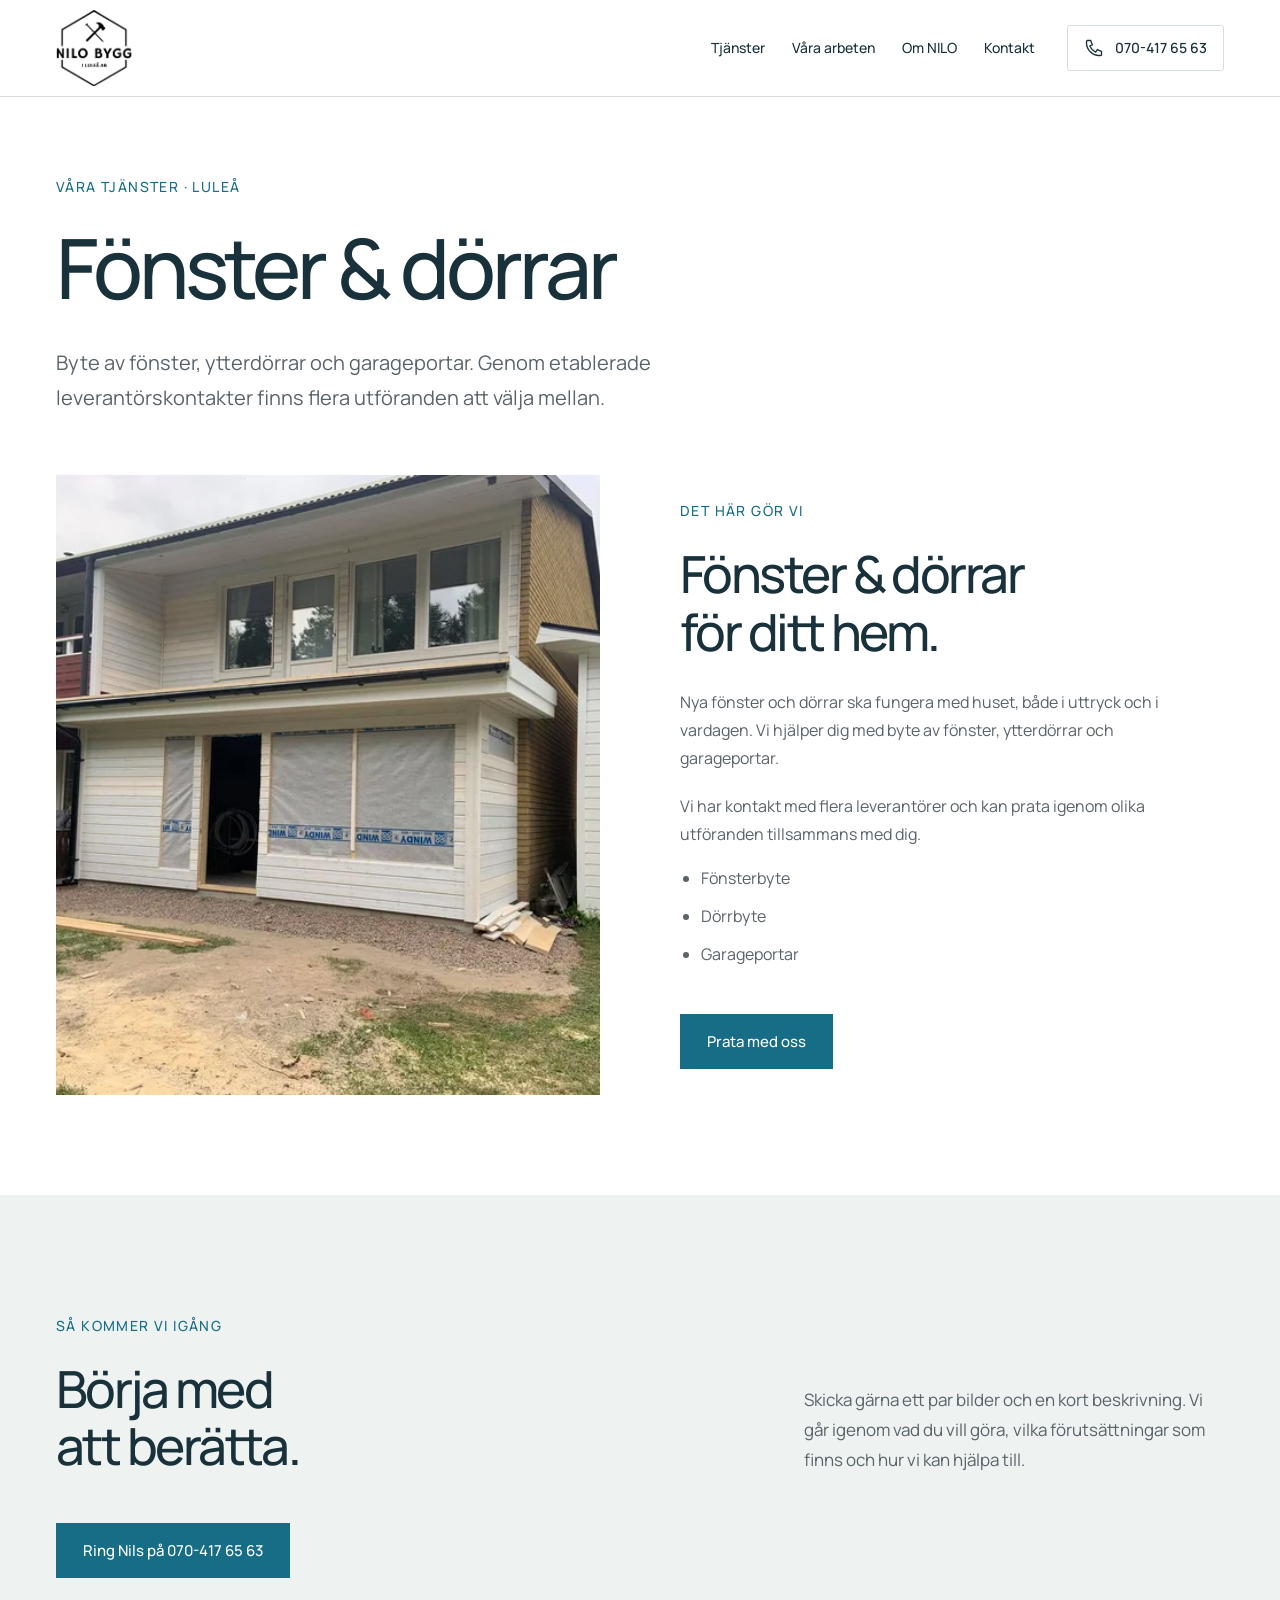
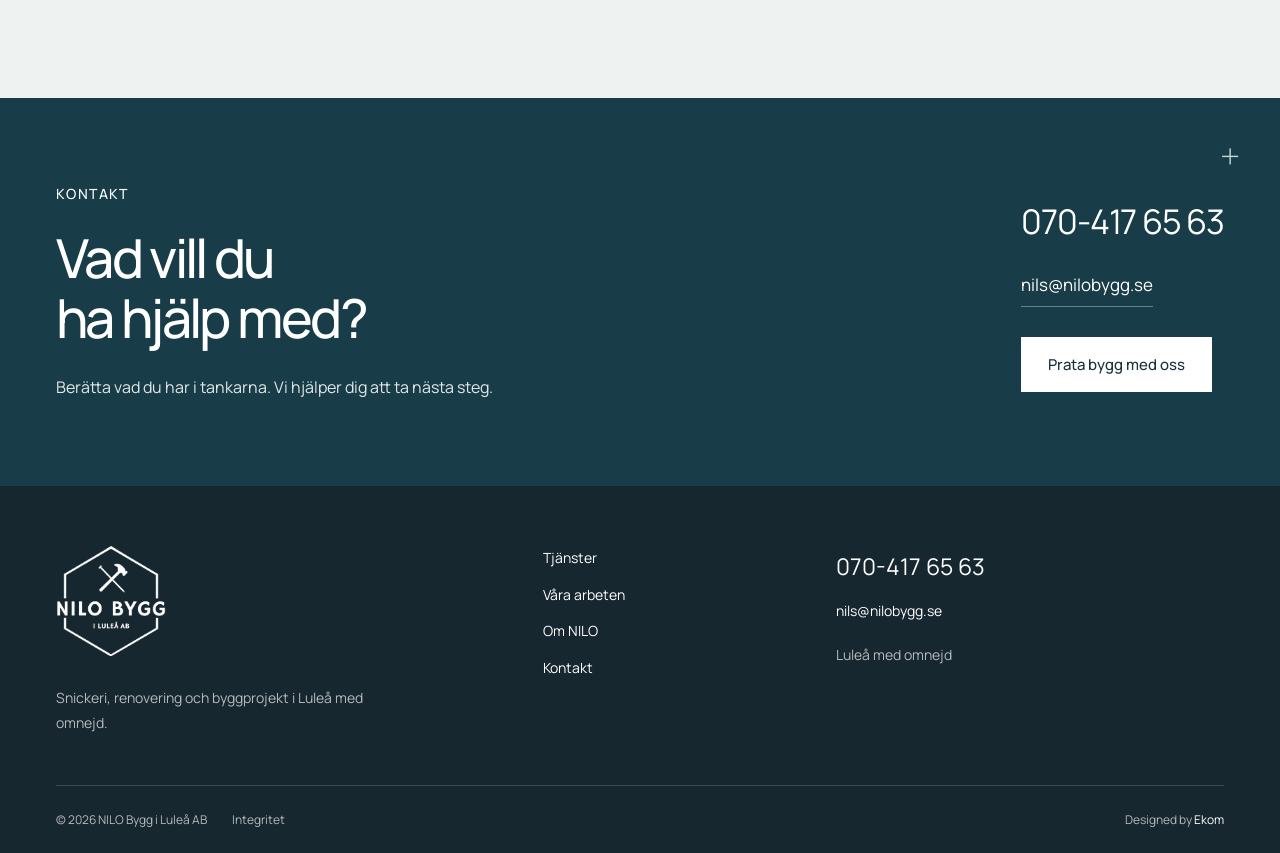
<file: fonster-dorrar.html>
<!doctype html><html lang="sv"><head><meta charset="utf-8"><meta name="viewport" content="width=device-width,initial-scale=1"><title>Fönster &amp; dörrar i Luleå | NILO Bygg</title><meta name="description" content="Byte av fönster, ytterdörrar och garageportar. Genom etablerade leverantörskontakter finns flera utföranden att välja mellan. Kontakta NILO Bygg i Luleå."><meta name="theme-color" content="#126d91"><link rel="canonical" href="https://nilobygg.se/fonster-dorrar.html"><meta property="og:type" content="website"><meta property="og:locale" content="sv_SE"><meta property="og:title" content="Fönster &amp; dörrar i Luleå | NILO Bygg"><meta property="og:description" content="Byte av fönster, ytterdörrar och garageportar. Genom etablerade leverantörskontakter finns flera utföranden att välja mellan. Kontakta NILO Bygg i Luleå."><meta property="og:url" content="https://nilobygg.se/fonster-dorrar.html"><meta property="og:image" content="https://nilobygg.se/assets/hero-house.webp"><meta name="twitter:card" content="summary_large_image"><link rel="icon" href="favicon.svg" type="image/svg+xml"><link rel="preload" href="assets/manrope.woff2" as="font" type="font/woff2" crossorigin><link rel="stylesheet" href="styles.css"><script defer src="script.js"></script><script type="application/ld+json">{"@context": "https://schema.org", "@type": "HomeAndConstructionBusiness", "name": "NILO Bygg i Luleå AB", "url": "https://nilobygg.se", "telephone": "+46704176563", "email": "nils@nilobygg.se", "areaServed": "Luleå med omnejd", "image": "https://nilobygg.se/assets/hero-house.webp", "description": "Snickeri, renovering och byggprojekt i Luleå med omnejd.", "address": {"@type": "PostalAddress", "streetAddress": "Yrkesgatan 18", "postalCode": "974 34", "addressLocality": "Luleå", "addressCountry": "SE"}}</script></head><body class="nilo inner"><a class="skip" href="#main">Hoppa till innehållet</a><header class="site-header"><div class="nav-wrap"><a class="brand" href="index.html" aria-label="NILO Bygg i Luleå AB – startsida"><img src="assets/logo-transparent.png" alt="NILO Bygg i Luleå AB" class="" loading="eager" decoding="async" fetchpriority="high" width="1254" height="1254"></a><nav class="desktop-nav" aria-label="Huvudmeny"><a href="tjanster.html">Tjänster</a><a href="vara-arbeten.html">Våra arbeten</a><a href="om-oss.html">Om NILO</a><a href="kontakt.html">Kontakt</a></nav><a class="header-contact" aria-label="Ring 070-417 65 63" href="tel:+46704176563"><svg class="phone-icon" aria-hidden="true" width="20" height="20" viewBox="0 0 24 24" fill="none" stroke="currentColor" stroke-width="1.6"><path d="M8 3H4c-1 0-1 2-1 3 0 8 7 15 15 15 1 0 3 0 3-1v-4l-5-2-2 3a15 15 0 0 1-7-7l3-2-2-5Z"/></svg><span>070-417 65 63</span></a><button class="menu-toggle" aria-expanded="false" aria-controls="mobile-nav" aria-label="Öppna meny"><span></span><span></span><b class="menu-word">Meny</b></button></div><nav id="mobile-nav" hidden aria-label="Mobilmeny"><a href="tjanster.html">Tjänster</a><a href="vara-arbeten.html">Våra arbeten</a><a href="om-oss.html">Om NILO</a><a href="kontakt.html">Kontakt</a><p class="menu-contact-label">Låt oss prata om ditt projekt</p><a class="nav-phone" href="tel:+46704176563">070-417 65 63</a><a href="mailto:nils@nilobygg.se">nils@nilobygg.se</a></nav></header><main id="main"><section class="page-title wrap"><p class="label">Våra tjänster · Luleå</p><h1>Fönster & dörrar</h1><p>Byte av fönster, ytterdörrar och garageportar. Genom etablerade leverantörskontakter finns flera utföranden att välja mellan.</p></section><section class="split wrap "><div class="split-image"><img srcset="assets/project-tillbyggnad-vit-720.webp 720w, assets/project-tillbyggnad-vit.webp 1600w" sizes="(max-width:760px) 100vw, 50vw" src="assets/project-tillbyggnad-vit.webp" alt="Fönster &amp; dörrar – NILO Bygg" class="" loading="lazy" decoding="async" width="1600" height="1200"></div><div class="split-copy"><p class="label">Det här gör vi</p><h2>Fönster & dörrar<br>för ditt hem.</h2><p>Nya fönster och dörrar ska fungera med huset, både i uttryck och i vardagen. Vi hjälper dig med byte av fönster, ytterdörrar och garageportar.</p><p>Vi har kontakt med flera leverantörer och kan prata igenom olika utföranden tillsammans med dig.</p><ul class="bullets"><li>Fönsterbyte</li><li>Dörrbyte</li><li>Garageportar</li></ul><a class="button primary" href="kontakt.html">Prata med oss</a></div></section><section class="section pale"><div class="wrap"><div class="section-heading"><div><p class="label">Så kommer vi igång</p><h2>Börja med<br>att berätta.</h2></div><p>Skicka gärna ett par bilder och en kort beskrivning. Vi går igenom vad du vill göra, vilka förutsättningar som finns och hur vi kan hjälpa till.</p></div><a class="button primary" href="tel:+46704176563">Ring Nils på 070-417 65 63</a></div></section><section class="contact-cta"><div class="wrap"><div><p class="label">Kontakt</p><h2>Vad vill du<br>ha hjälp med?</h2><p>Berätta vad du har i tankarna. Vi hjälper dig att ta nästa steg.</p></div><div class="cta-links"><a href="tel:+46704176563">070-417 65 63</a><a href="mailto:nils@nilobygg.se">nils@nilobygg.se</a><a class="button light" href="kontakt.html">Prata bygg med oss</a></div></div></section></main><footer><div class="footer-main wrap"><div><a class="brand" href="index.html" aria-label="NILO Bygg i Luleå AB – startsida"><img src="assets/logo-transparent.png" alt="NILO Bygg i Luleå AB" class="" loading="eager" decoding="async" fetchpriority="high" width="1254" height="1254"></a><p>Snickeri, renovering och byggprojekt i Luleå med omnejd.</p></div><div class="footer-nav"><a href="tjanster.html">Tjänster</a><a href="vara-arbeten.html">Våra arbeten</a><a href="om-oss.html">Om NILO</a><a href="kontakt.html">Kontakt</a></div><div class="footer-contact"><a href="tel:+46704176563">070-417 65 63</a><a href="mailto:nils@nilobygg.se">nils@nilobygg.se</a><p>Luleå med omnejd</p></div></div><div class="footer-bottom wrap"><span>© 2026 NILO Bygg i Luleå AB</span><a href="integritet.html">Integritet</a><span class="credit">Designed by <a href="https://ekom.se/">Ekom</a></span></div></footer><nav class="mobile-contact" aria-label="Snabbkontakt"><a href="tel:+46704176563">Ring oss</a><a href="kontakt.html">Prata bygg med oss</a></nav><dialog class="lightbox" aria-label="Bildvisning"><button class="close-lightbox" aria-label="Stäng bildvisning">Stäng ×</button><img alt=""><p class="lightbox-caption"></p><div class="lightbox-actions"><button data-direction="-1" aria-label="Föregående bild">Föregående</button><span class="lightbox-counter" aria-live="polite"></span><button data-direction="1" aria-label="Nästa bild">Nästa</button></div></dialog></body></html>
</file>
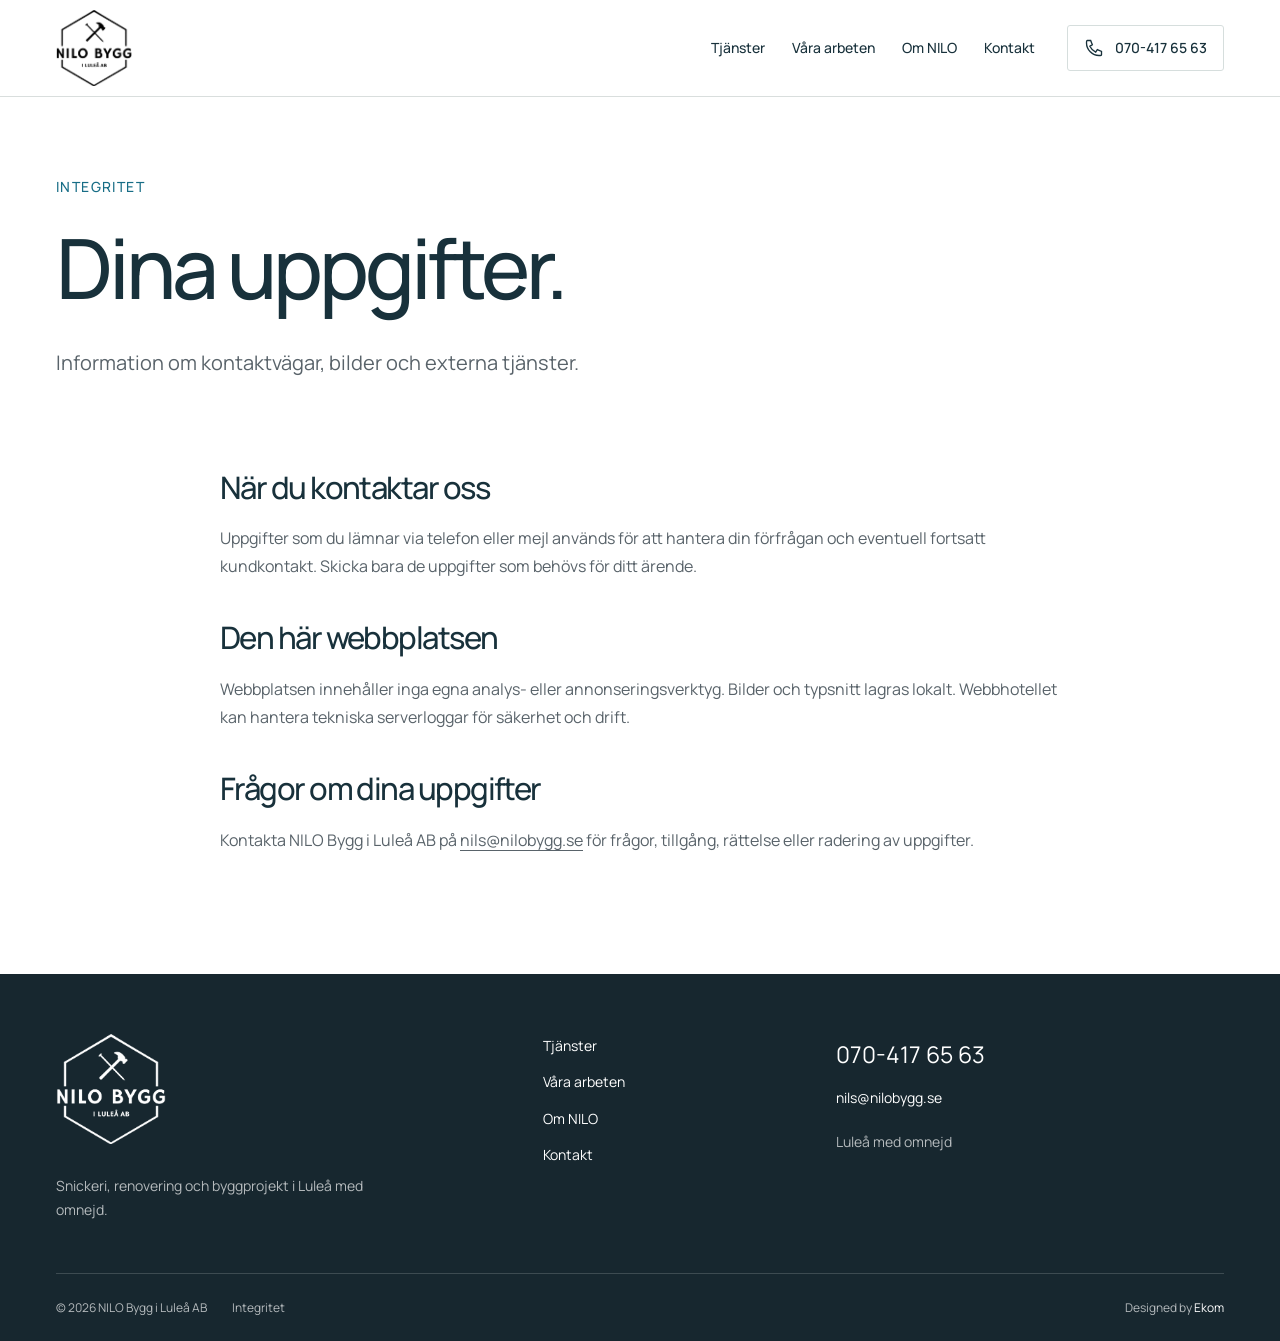
<file: integritet.html>
<!doctype html><html lang="sv"><head><meta charset="utf-8"><meta name="viewport" content="width=device-width,initial-scale=1"><title>Integritet | NILO Bygg</title><meta name="description" content="Så hanteras kontakt och integritet på webbplatsen."><meta name="theme-color" content="#126d91"><link rel="canonical" href="https://nilobygg.se/integritet.html"><meta property="og:type" content="website"><meta property="og:locale" content="sv_SE"><meta property="og:title" content="Integritet | NILO Bygg"><meta property="og:description" content="Så hanteras kontakt och integritet på webbplatsen."><meta property="og:url" content="https://nilobygg.se/integritet.html"><meta property="og:image" content="https://nilobygg.se/assets/hero-house.webp"><meta name="twitter:card" content="summary_large_image"><link rel="icon" href="favicon.svg" type="image/svg+xml"><link rel="preload" href="assets/manrope.woff2" as="font" type="font/woff2" crossorigin><link rel="stylesheet" href="styles.css"><script defer src="script.js"></script><script type="application/ld+json">{"@context": "https://schema.org", "@type": "HomeAndConstructionBusiness", "name": "NILO Bygg i Luleå AB", "url": "https://nilobygg.se", "telephone": "+46704176563", "email": "nils@nilobygg.se", "areaServed": "Luleå med omnejd", "image": "https://nilobygg.se/assets/hero-house.webp", "description": "Snickeri, renovering och byggprojekt i Luleå med omnejd.", "address": {"@type": "PostalAddress", "streetAddress": "Yrkesgatan 18", "postalCode": "974 34", "addressLocality": "Luleå", "addressCountry": "SE"}}</script></head><body class="nilo inner"><a class="skip" href="#main">Hoppa till innehållet</a><header class="site-header"><div class="nav-wrap"><a class="brand" href="index.html" aria-label="NILO Bygg i Luleå AB – startsida"><img src="assets/logo-transparent.png" alt="NILO Bygg i Luleå AB" class="" loading="eager" decoding="async" fetchpriority="high" width="1254" height="1254"></a><nav class="desktop-nav" aria-label="Huvudmeny"><a href="tjanster.html">Tjänster</a><a href="vara-arbeten.html">Våra arbeten</a><a href="om-oss.html">Om NILO</a><a href="kontakt.html">Kontakt</a></nav><a class="header-contact" aria-label="Ring 070-417 65 63" href="tel:+46704176563"><svg class="phone-icon" aria-hidden="true" width="20" height="20" viewBox="0 0 24 24" fill="none" stroke="currentColor" stroke-width="1.6"><path d="M8 3H4c-1 0-1 2-1 3 0 8 7 15 15 15 1 0 3 0 3-1v-4l-5-2-2 3a15 15 0 0 1-7-7l3-2-2-5Z"/></svg><span>070-417 65 63</span></a><button class="menu-toggle" aria-expanded="false" aria-controls="mobile-nav" aria-label="Öppna meny"><span></span><span></span><b class="menu-word">Meny</b></button></div><nav id="mobile-nav" hidden aria-label="Mobilmeny"><a href="tjanster.html">Tjänster</a><a href="vara-arbeten.html">Våra arbeten</a><a href="om-oss.html">Om NILO</a><a href="kontakt.html">Kontakt</a><p class="menu-contact-label">Låt oss prata om ditt projekt</p><a class="nav-phone" href="tel:+46704176563">070-417 65 63</a><a href="mailto:nils@nilobygg.se">nils@nilobygg.se</a></nav></header><main id="main"><section class="page-title wrap"><p class="label">Integritet</p><h1>Dina uppgifter.</h1><p>Information om kontaktvägar, bilder och externa tjänster.</p></section><article class="prose wrap"><h2>När du kontaktar oss</h2><p>Uppgifter som du lämnar via telefon eller mejl används för att hantera din förfrågan och eventuell fortsatt kundkontakt. Skicka bara de uppgifter som behövs för ditt ärende.</p><h2>Den här webbplatsen</h2><p>Webbplatsen innehåller inga egna analys- eller annonseringsverktyg. Bilder och typsnitt lagras lokalt. Webbhotellet kan hantera tekniska serverloggar för säkerhet och drift.</p><h2>Frågor om dina uppgifter</h2><p>Kontakta NILO Bygg i Luleå AB på <a href="mailto:nils@nilobygg.se">nils@nilobygg.se</a> för frågor, tillgång, rättelse eller radering av uppgifter.</p></article></main><footer><div class="footer-main wrap"><div><a class="brand" href="index.html" aria-label="NILO Bygg i Luleå AB – startsida"><img src="assets/logo-transparent.png" alt="NILO Bygg i Luleå AB" class="" loading="eager" decoding="async" fetchpriority="high" width="1254" height="1254"></a><p>Snickeri, renovering och byggprojekt i Luleå med omnejd.</p></div><div class="footer-nav"><a href="tjanster.html">Tjänster</a><a href="vara-arbeten.html">Våra arbeten</a><a href="om-oss.html">Om NILO</a><a href="kontakt.html">Kontakt</a></div><div class="footer-contact"><a href="tel:+46704176563">070-417 65 63</a><a href="mailto:nils@nilobygg.se">nils@nilobygg.se</a><p>Luleå med omnejd</p></div></div><div class="footer-bottom wrap"><span>© 2026 NILO Bygg i Luleå AB</span><a href="integritet.html">Integritet</a><span class="credit">Designed by <a href="https://ekom.se/">Ekom</a></span></div></footer><nav class="mobile-contact" aria-label="Snabbkontakt"><a href="tel:+46704176563">Ring oss</a><a href="kontakt.html">Prata bygg med oss</a></nav><dialog class="lightbox" aria-label="Bildvisning"><button class="close-lightbox" aria-label="Stäng bildvisning">Stäng ×</button><img alt=""><p class="lightbox-caption"></p><div class="lightbox-actions"><button data-direction="-1" aria-label="Föregående bild">Föregående</button><span class="lightbox-counter" aria-live="polite"></span><button data-direction="1" aria-label="Nästa bild">Nästa</button></div></dialog></body></html>
</file>
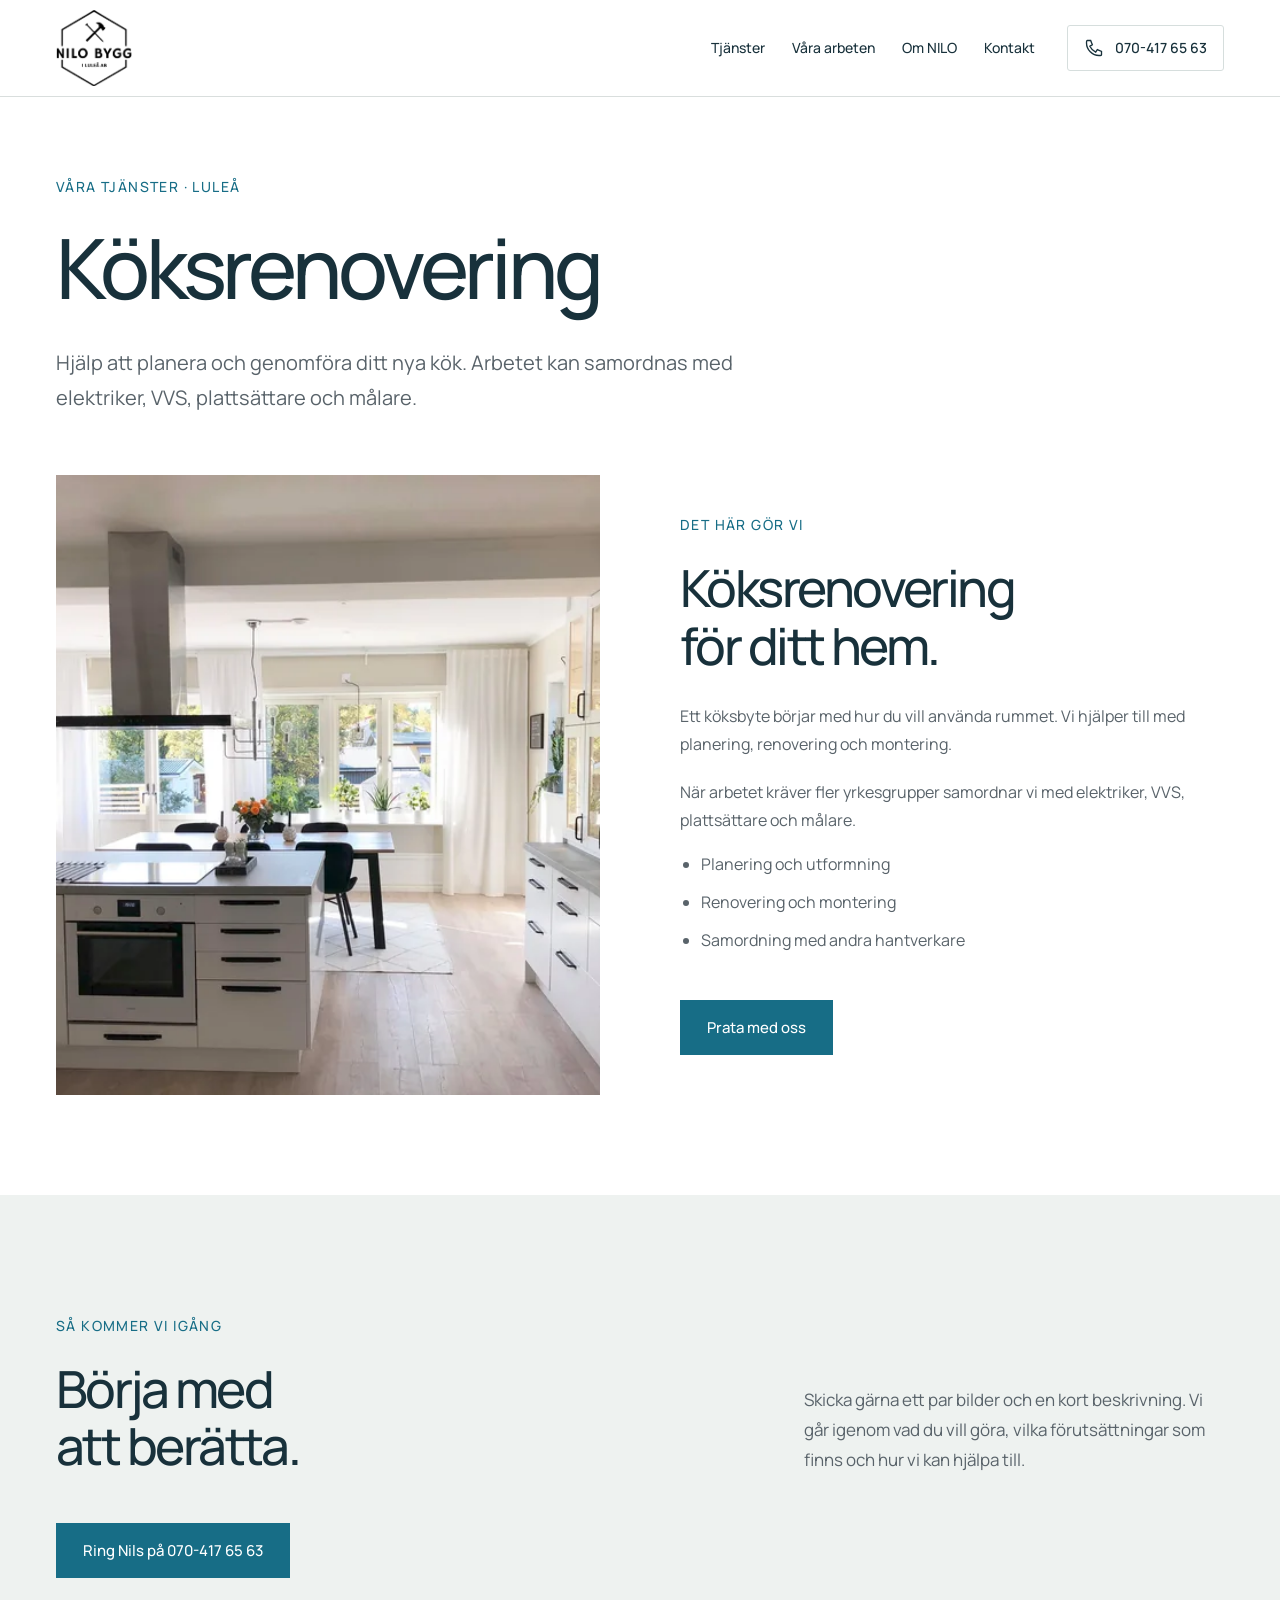
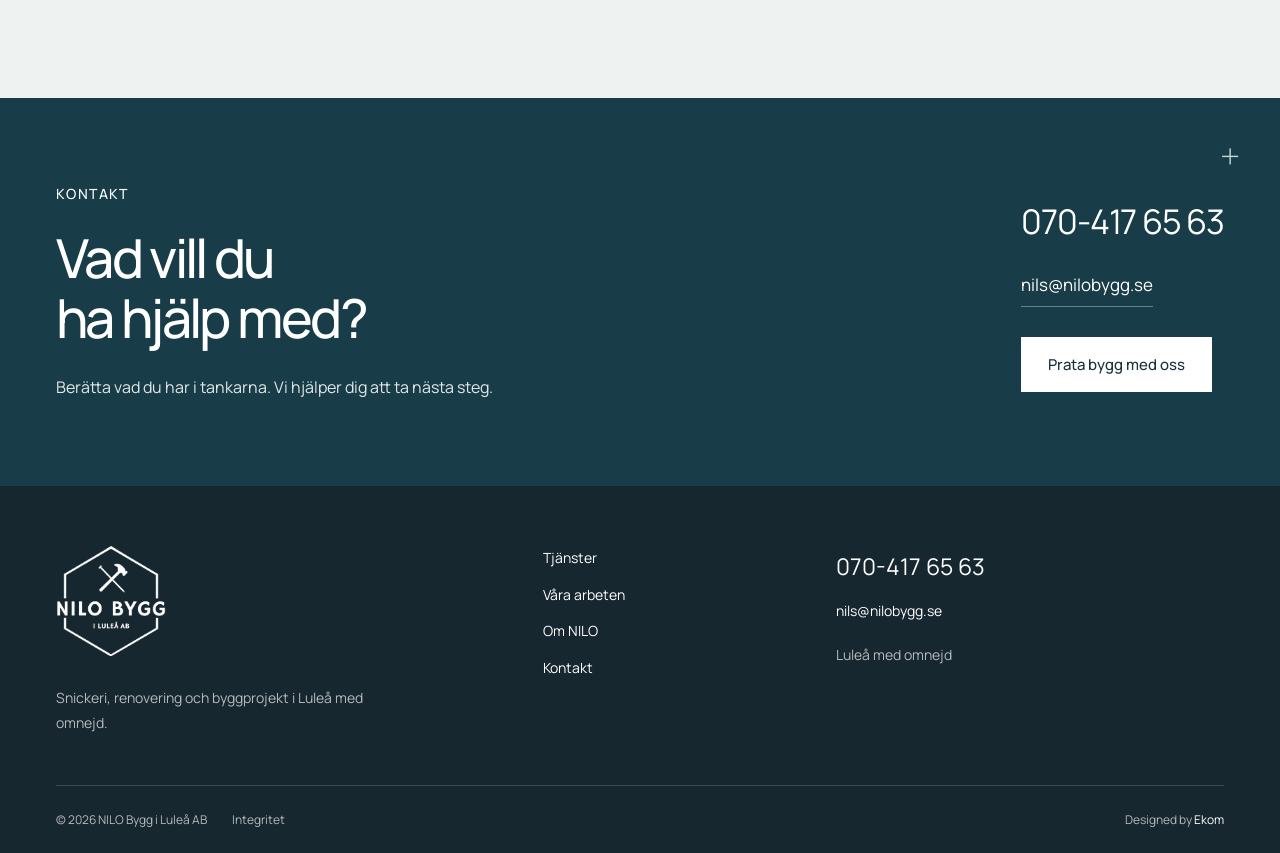
<file: kok.html>
<!doctype html><html lang="sv"><head><meta charset="utf-8"><meta name="viewport" content="width=device-width,initial-scale=1"><title>Köksrenovering i Luleå | NILO Bygg</title><meta name="description" content="Hjälp att planera och genomföra ditt nya kök. Arbetet kan samordnas med elektriker, VVS, plattsättare och målare. Kontakta NILO Bygg i Luleå."><meta name="theme-color" content="#126d91"><link rel="canonical" href="https://nilobygg.se/kok.html"><meta property="og:type" content="website"><meta property="og:locale" content="sv_SE"><meta property="og:title" content="Köksrenovering i Luleå | NILO Bygg"><meta property="og:description" content="Hjälp att planera och genomföra ditt nya kök. Arbetet kan samordnas med elektriker, VVS, plattsättare och målare. Kontakta NILO Bygg i Luleå."><meta property="og:url" content="https://nilobygg.se/kok.html"><meta property="og:image" content="https://nilobygg.se/assets/hero-house.webp"><meta name="twitter:card" content="summary_large_image"><link rel="icon" href="favicon.svg" type="image/svg+xml"><link rel="preload" href="assets/manrope.woff2" as="font" type="font/woff2" crossorigin><link rel="stylesheet" href="styles.css"><script defer src="script.js"></script><script type="application/ld+json">{"@context": "https://schema.org", "@type": "HomeAndConstructionBusiness", "name": "NILO Bygg i Luleå AB", "url": "https://nilobygg.se", "telephone": "+46704176563", "email": "nils@nilobygg.se", "areaServed": "Luleå med omnejd", "image": "https://nilobygg.se/assets/hero-house.webp", "description": "Snickeri, renovering och byggprojekt i Luleå med omnejd.", "address": {"@type": "PostalAddress", "streetAddress": "Yrkesgatan 18", "postalCode": "974 34", "addressLocality": "Luleå", "addressCountry": "SE"}}</script></head><body class="nilo inner"><a class="skip" href="#main">Hoppa till innehållet</a><header class="site-header"><div class="nav-wrap"><a class="brand" href="index.html" aria-label="NILO Bygg i Luleå AB – startsida"><img src="assets/logo-transparent.png" alt="NILO Bygg i Luleå AB" class="" loading="eager" decoding="async" fetchpriority="high" width="1254" height="1254"></a><nav class="desktop-nav" aria-label="Huvudmeny"><a href="tjanster.html">Tjänster</a><a href="vara-arbeten.html">Våra arbeten</a><a href="om-oss.html">Om NILO</a><a href="kontakt.html">Kontakt</a></nav><a class="header-contact" aria-label="Ring 070-417 65 63" href="tel:+46704176563"><svg class="phone-icon" aria-hidden="true" width="20" height="20" viewBox="0 0 24 24" fill="none" stroke="currentColor" stroke-width="1.6"><path d="M8 3H4c-1 0-1 2-1 3 0 8 7 15 15 15 1 0 3 0 3-1v-4l-5-2-2 3a15 15 0 0 1-7-7l3-2-2-5Z"/></svg><span>070-417 65 63</span></a><button class="menu-toggle" aria-expanded="false" aria-controls="mobile-nav" aria-label="Öppna meny"><span></span><span></span><b class="menu-word">Meny</b></button></div><nav id="mobile-nav" hidden aria-label="Mobilmeny"><a href="tjanster.html">Tjänster</a><a href="vara-arbeten.html">Våra arbeten</a><a href="om-oss.html">Om NILO</a><a href="kontakt.html">Kontakt</a><p class="menu-contact-label">Låt oss prata om ditt projekt</p><a class="nav-phone" href="tel:+46704176563">070-417 65 63</a><a href="mailto:nils@nilobygg.se">nils@nilobygg.se</a></nav></header><main id="main"><section class="page-title wrap"><p class="label">Våra tjänster · Luleå</p><h1>Köksrenovering</h1><p>Hjälp att planera och genomföra ditt nya kök. Arbetet kan samordnas med elektriker, VVS, plattsättare och målare.</p></section><section class="split wrap "><div class="split-image"><img srcset="assets/project-kok-oppet-720.webp 720w, assets/project-kok-oppet.webp 1600w" sizes="(max-width:760px) 100vw, 50vw" src="assets/project-kok-oppet.webp" alt="Köksrenovering – NILO Bygg" class="" loading="lazy" decoding="async" width="1600" height="1200"></div><div class="split-copy"><p class="label">Det här gör vi</p><h2>Köksrenovering<br>för ditt hem.</h2><p>Ett köksbyte börjar med hur du vill använda rummet. Vi hjälper till med planering, renovering och montering.</p><p>När arbetet kräver fler yrkesgrupper samordnar vi med elektriker, VVS, plattsättare och målare.</p><ul class="bullets"><li>Planering och utformning</li><li>Renovering och montering</li><li>Samordning med andra hantverkare</li></ul><a class="button primary" href="kontakt.html">Prata med oss</a></div></section><section class="section pale"><div class="wrap"><div class="section-heading"><div><p class="label">Så kommer vi igång</p><h2>Börja med<br>att berätta.</h2></div><p>Skicka gärna ett par bilder och en kort beskrivning. Vi går igenom vad du vill göra, vilka förutsättningar som finns och hur vi kan hjälpa till.</p></div><a class="button primary" href="tel:+46704176563">Ring Nils på 070-417 65 63</a></div></section><section class="contact-cta"><div class="wrap"><div><p class="label">Kontakt</p><h2>Vad vill du<br>ha hjälp med?</h2><p>Berätta vad du har i tankarna. Vi hjälper dig att ta nästa steg.</p></div><div class="cta-links"><a href="tel:+46704176563">070-417 65 63</a><a href="mailto:nils@nilobygg.se">nils@nilobygg.se</a><a class="button light" href="kontakt.html">Prata bygg med oss</a></div></div></section></main><footer><div class="footer-main wrap"><div><a class="brand" href="index.html" aria-label="NILO Bygg i Luleå AB – startsida"><img src="assets/logo-transparent.png" alt="NILO Bygg i Luleå AB" class="" loading="eager" decoding="async" fetchpriority="high" width="1254" height="1254"></a><p>Snickeri, renovering och byggprojekt i Luleå med omnejd.</p></div><div class="footer-nav"><a href="tjanster.html">Tjänster</a><a href="vara-arbeten.html">Våra arbeten</a><a href="om-oss.html">Om NILO</a><a href="kontakt.html">Kontakt</a></div><div class="footer-contact"><a href="tel:+46704176563">070-417 65 63</a><a href="mailto:nils@nilobygg.se">nils@nilobygg.se</a><p>Luleå med omnejd</p></div></div><div class="footer-bottom wrap"><span>© 2026 NILO Bygg i Luleå AB</span><a href="integritet.html">Integritet</a><span class="credit">Designed by <a href="https://ekom.se/">Ekom</a></span></div></footer><nav class="mobile-contact" aria-label="Snabbkontakt"><a href="tel:+46704176563">Ring oss</a><a href="kontakt.html">Prata bygg med oss</a></nav><dialog class="lightbox" aria-label="Bildvisning"><button class="close-lightbox" aria-label="Stäng bildvisning">Stäng ×</button><img alt=""><p class="lightbox-caption"></p><div class="lightbox-actions"><button data-direction="-1" aria-label="Föregående bild">Föregående</button><span class="lightbox-counter" aria-live="polite"></span><button data-direction="1" aria-label="Nästa bild">Nästa</button></div></dialog></body></html>
</file>
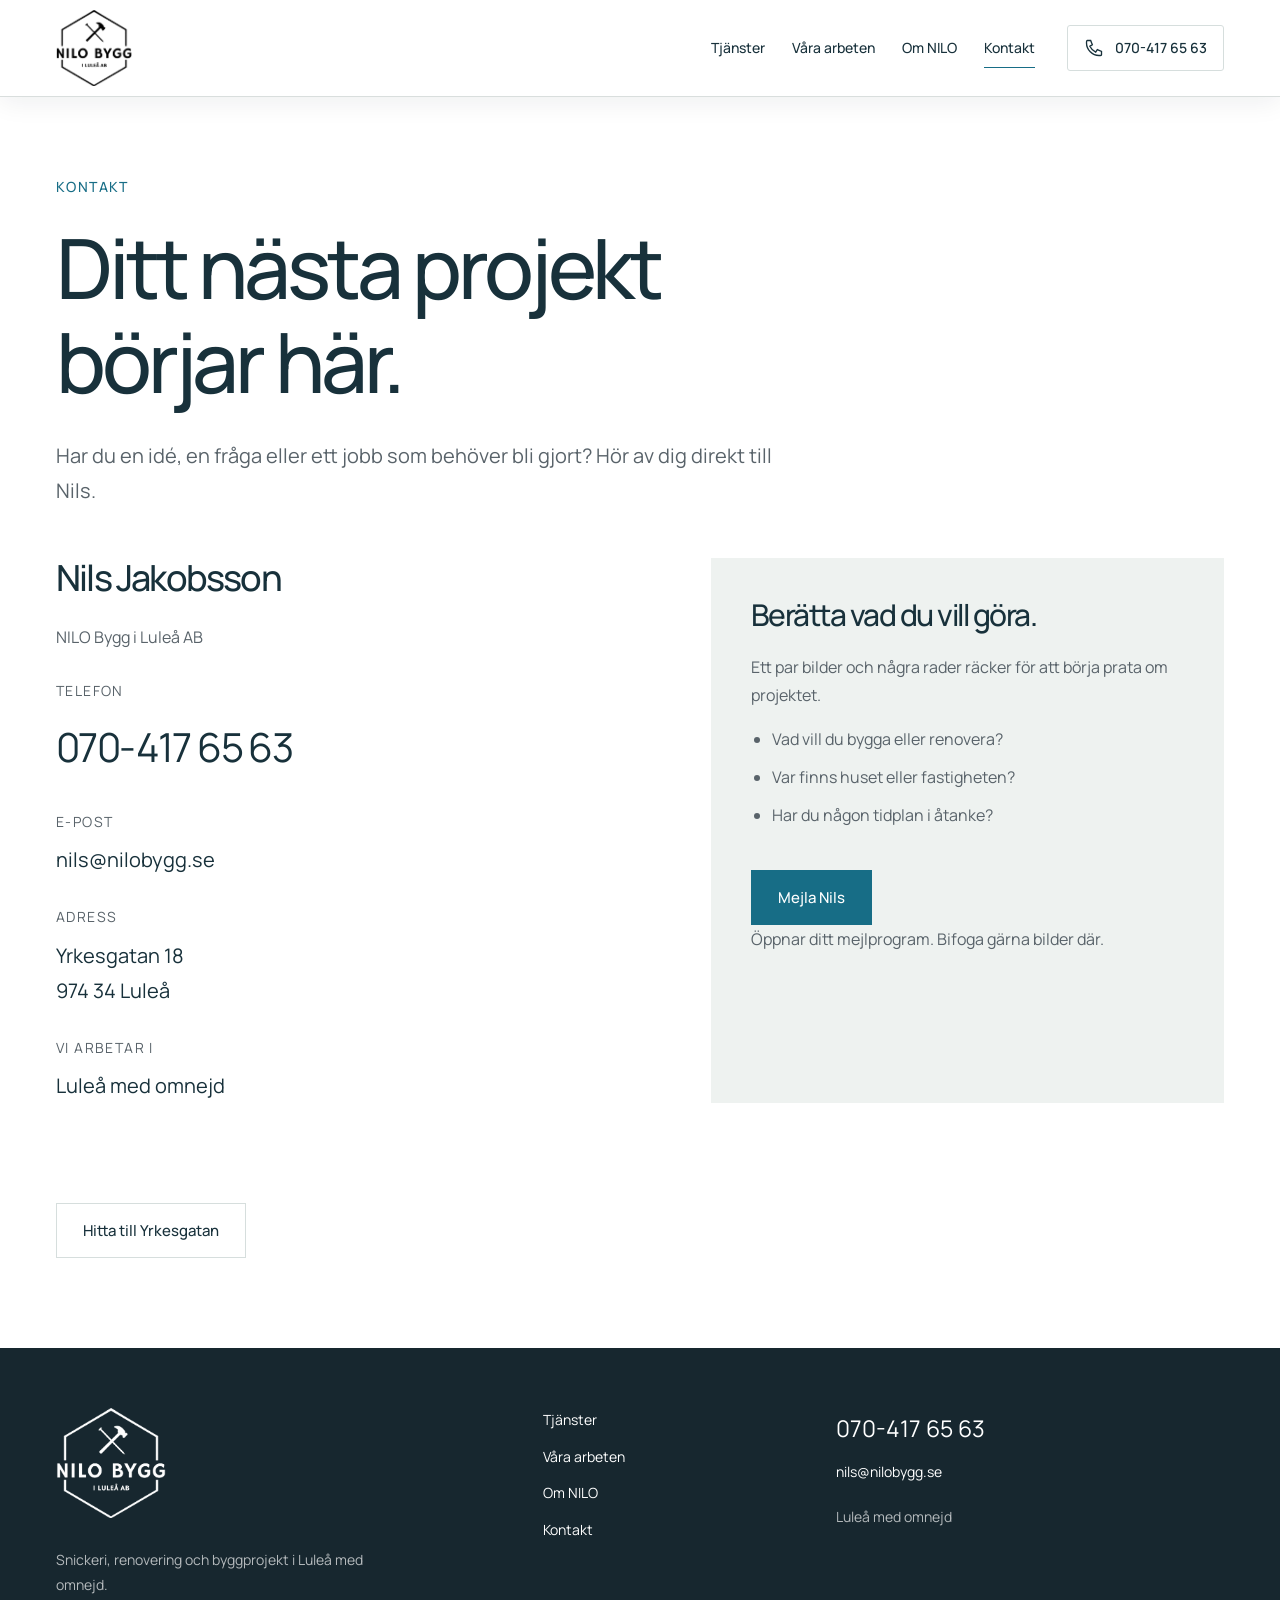
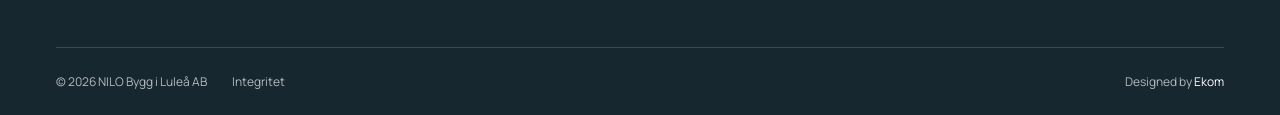
<file: kontakt.html>
<!doctype html><html lang="sv"><head><meta charset="utf-8"><meta name="viewport" content="width=device-width,initial-scale=1"><title>Kontakta NILO Bygg i Luleå | NILO Bygg</title><meta name="description" content="Ring Nils på 070-417 65 63 eller mejla nils@nilobygg.se. NILO Bygg finns på Yrkesgatan 18 i Luleå."><meta name="theme-color" content="#126d91"><link rel="canonical" href="https://nilobygg.se/kontakt.html"><meta property="og:type" content="website"><meta property="og:locale" content="sv_SE"><meta property="og:title" content="Kontakta NILO Bygg i Luleå | NILO Bygg"><meta property="og:description" content="Ring Nils på 070-417 65 63 eller mejla nils@nilobygg.se. NILO Bygg finns på Yrkesgatan 18 i Luleå."><meta property="og:url" content="https://nilobygg.se/kontakt.html"><meta property="og:image" content="https://nilobygg.se/assets/hero-house.webp"><meta name="twitter:card" content="summary_large_image"><link rel="icon" href="favicon.svg" type="image/svg+xml"><link rel="preload" href="assets/manrope.woff2" as="font" type="font/woff2" crossorigin><link rel="stylesheet" href="styles.css"><script defer src="script.js"></script><script type="application/ld+json">{"@context": "https://schema.org", "@type": "HomeAndConstructionBusiness", "name": "NILO Bygg i Luleå AB", "url": "https://nilobygg.se", "telephone": "+46704176563", "email": "nils@nilobygg.se", "areaServed": "Luleå med omnejd", "image": "https://nilobygg.se/assets/hero-house.webp", "description": "Snickeri, renovering och byggprojekt i Luleå med omnejd.", "address": {"@type": "PostalAddress", "streetAddress": "Yrkesgatan 18", "postalCode": "974 34", "addressLocality": "Luleå", "addressCountry": "SE"}}</script></head><body class="nilo inner"><a class="skip" href="#main">Hoppa till innehållet</a><header class="site-header"><div class="nav-wrap"><a class="brand" href="index.html" aria-label="NILO Bygg i Luleå AB – startsida"><img src="assets/logo-transparent.png" alt="NILO Bygg i Luleå AB" class="" loading="eager" decoding="async" fetchpriority="high" width="1254" height="1254"></a><nav class="desktop-nav" aria-label="Huvudmeny"><a href="tjanster.html">Tjänster</a><a href="vara-arbeten.html">Våra arbeten</a><a href="om-oss.html">Om NILO</a><a href="kontakt.html" aria-current="page">Kontakt</a></nav><a class="header-contact" aria-label="Ring 070-417 65 63" href="tel:+46704176563"><svg class="phone-icon" aria-hidden="true" width="20" height="20" viewBox="0 0 24 24" fill="none" stroke="currentColor" stroke-width="1.6"><path d="M8 3H4c-1 0-1 2-1 3 0 8 7 15 15 15 1 0 3 0 3-1v-4l-5-2-2 3a15 15 0 0 1-7-7l3-2-2-5Z"/></svg><span>070-417 65 63</span></a><button class="menu-toggle" aria-expanded="false" aria-controls="mobile-nav" aria-label="Öppna meny"><span></span><span></span><b class="menu-word">Meny</b></button></div><nav id="mobile-nav" hidden aria-label="Mobilmeny"><a href="tjanster.html">Tjänster</a><a href="vara-arbeten.html">Våra arbeten</a><a href="om-oss.html">Om NILO</a><a href="kontakt.html" aria-current="page">Kontakt</a><p class="menu-contact-label">Låt oss prata om ditt projekt</p><a class="nav-phone" href="tel:+46704176563">070-417 65 63</a><a href="mailto:nils@nilobygg.se">nils@nilobygg.se</a></nav></header><main id="main"><section class="page-title wrap"><p class="label">Kontakt</p><h1>Ditt nästa projekt<br>börjar här.</h1><p>Har du en idé, en fråga eller ett jobb som behöver bli gjort? Hör av dig direkt till Nils.</p></section><section class="contact-layout wrap"><div class="contact-info"><h2>Nils Jakobsson</h2><p>NILO Bygg i Luleå AB</p><dl><dt>Telefon</dt><dd><a class="phone-big" href="tel:+46704176563">070-417 65 63</a></dd><dt>E-post</dt><dd><a href="mailto:nils@nilobygg.se">nils@nilobygg.se</a></dd><dt>Adress</dt><dd>Yrkesgatan 18<br>974 34 Luleå</dd><dt>Vi arbetar i</dt><dd>Luleå med omnejd</dd></dl></div><div class="contact-panel"><h2>Berätta vad du vill göra.</h2><p>Ett par bilder och några rader räcker för att börja prata om projektet.</p><ul class="bullets"><li>Vad vill du bygga eller renovera?</li><li>Var finns huset eller fastigheten?</li><li>Har du någon tidplan i åtanke?</li></ul><a class="button primary" href="mailto:nils@nilobygg.se">Mejla Nils</a><p class="fine">Öppnar ditt mejlprogram. Bifoga gärna bilder där.</p></div></section><section class="contact-map wrap"><a class="button secondary" href="https://www.google.com/maps/search/?api=1&amp;query=Nilo%20Bygg%20i%20Lule%C3%A5%20AB%20Yrkesgatan%2018%20974%2034%20Lule%C3%A5">Hitta till Yrkesgatan</a></section></main><footer><div class="footer-main wrap"><div><a class="brand" href="index.html" aria-label="NILO Bygg i Luleå AB – startsida"><img src="assets/logo-transparent.png" alt="NILO Bygg i Luleå AB" class="" loading="eager" decoding="async" fetchpriority="high" width="1254" height="1254"></a><p>Snickeri, renovering och byggprojekt i Luleå med omnejd.</p></div><div class="footer-nav"><a href="tjanster.html">Tjänster</a><a href="vara-arbeten.html">Våra arbeten</a><a href="om-oss.html">Om NILO</a><a href="kontakt.html">Kontakt</a></div><div class="footer-contact"><a href="tel:+46704176563">070-417 65 63</a><a href="mailto:nils@nilobygg.se">nils@nilobygg.se</a><p>Luleå med omnejd</p></div></div><div class="footer-bottom wrap"><span>© 2026 NILO Bygg i Luleå AB</span><a href="integritet.html">Integritet</a><span class="credit">Designed by <a href="https://ekom.se/">Ekom</a></span></div></footer><nav class="mobile-contact" aria-label="Snabbkontakt"><a href="tel:+46704176563">Ring oss</a><a href="kontakt.html">Prata bygg med oss</a></nav><dialog class="lightbox" aria-label="Bildvisning"><button class="close-lightbox" aria-label="Stäng bildvisning">Stäng ×</button><img alt=""><p class="lightbox-caption"></p><div class="lightbox-actions"><button data-direction="-1" aria-label="Föregående bild">Föregående</button><span class="lightbox-counter" aria-live="polite"></span><button data-direction="1" aria-label="Nästa bild">Nästa</button></div></dialog></body></html>
</file>
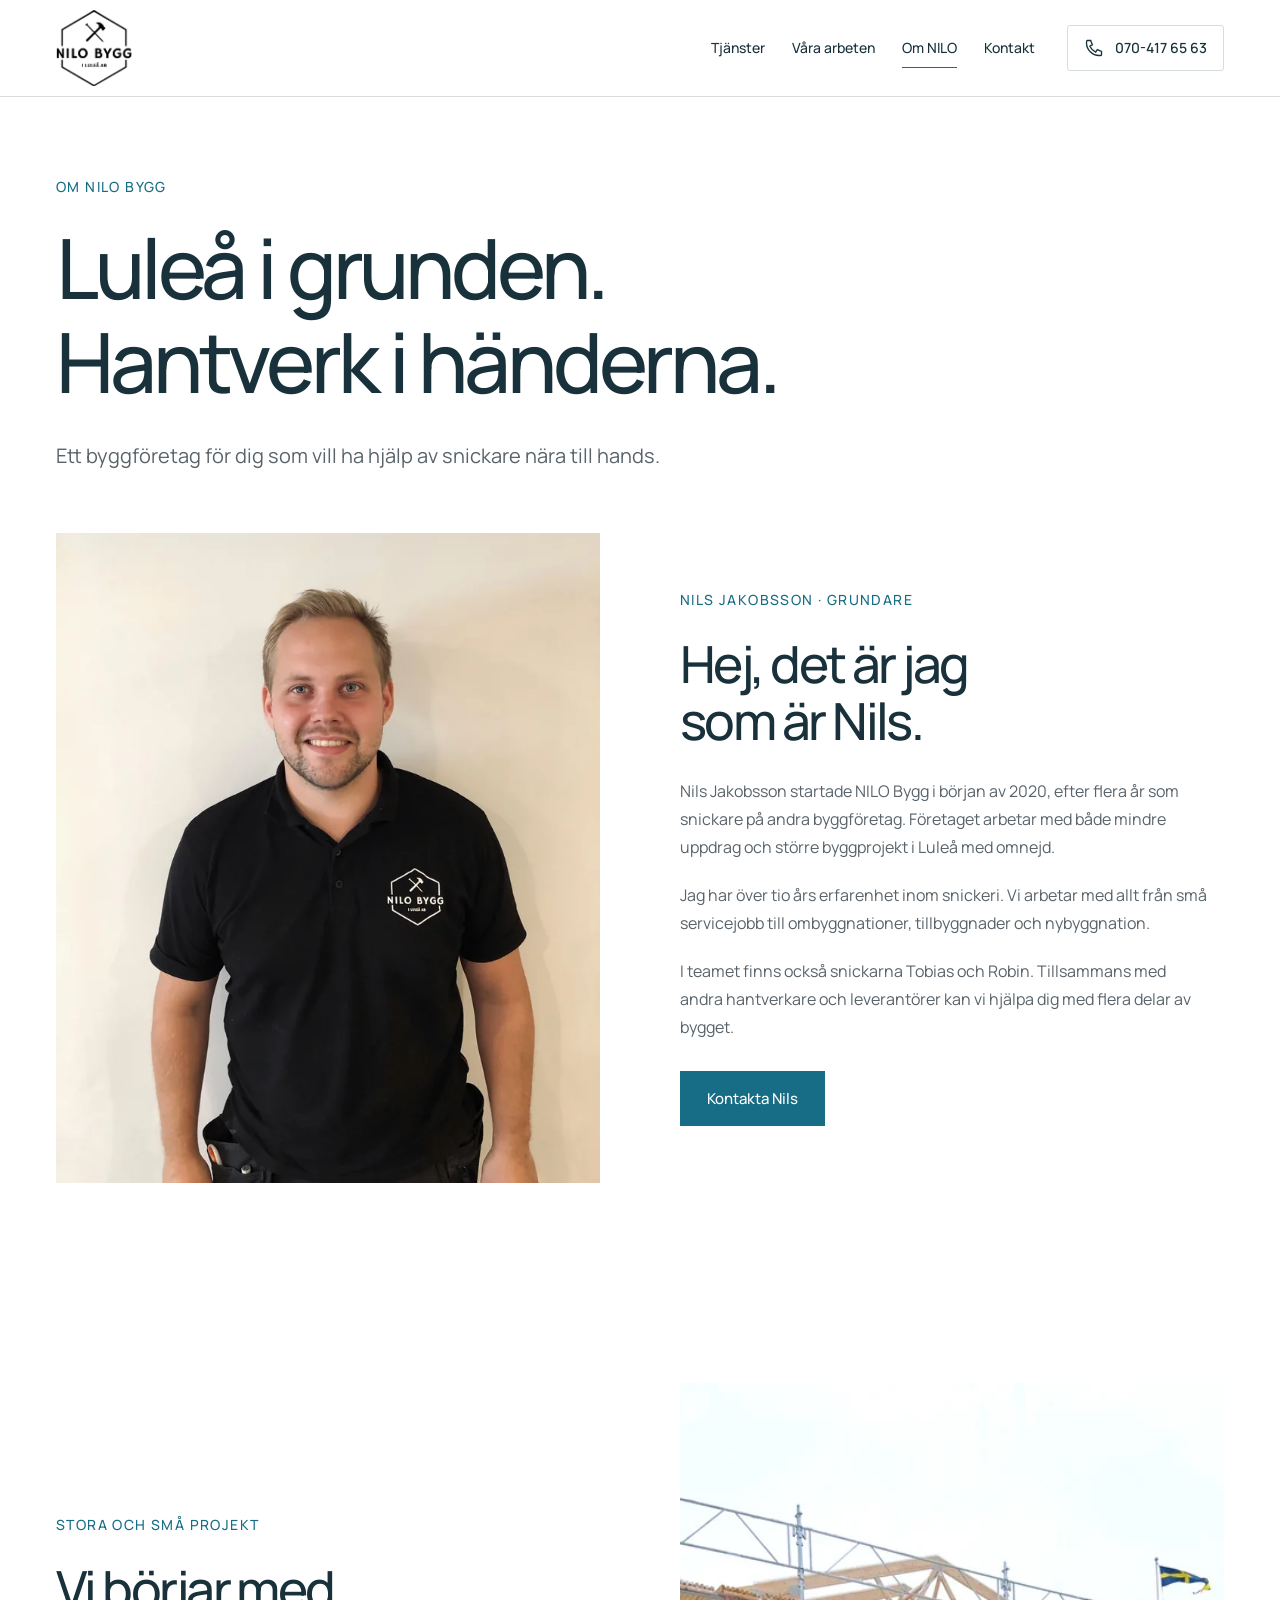
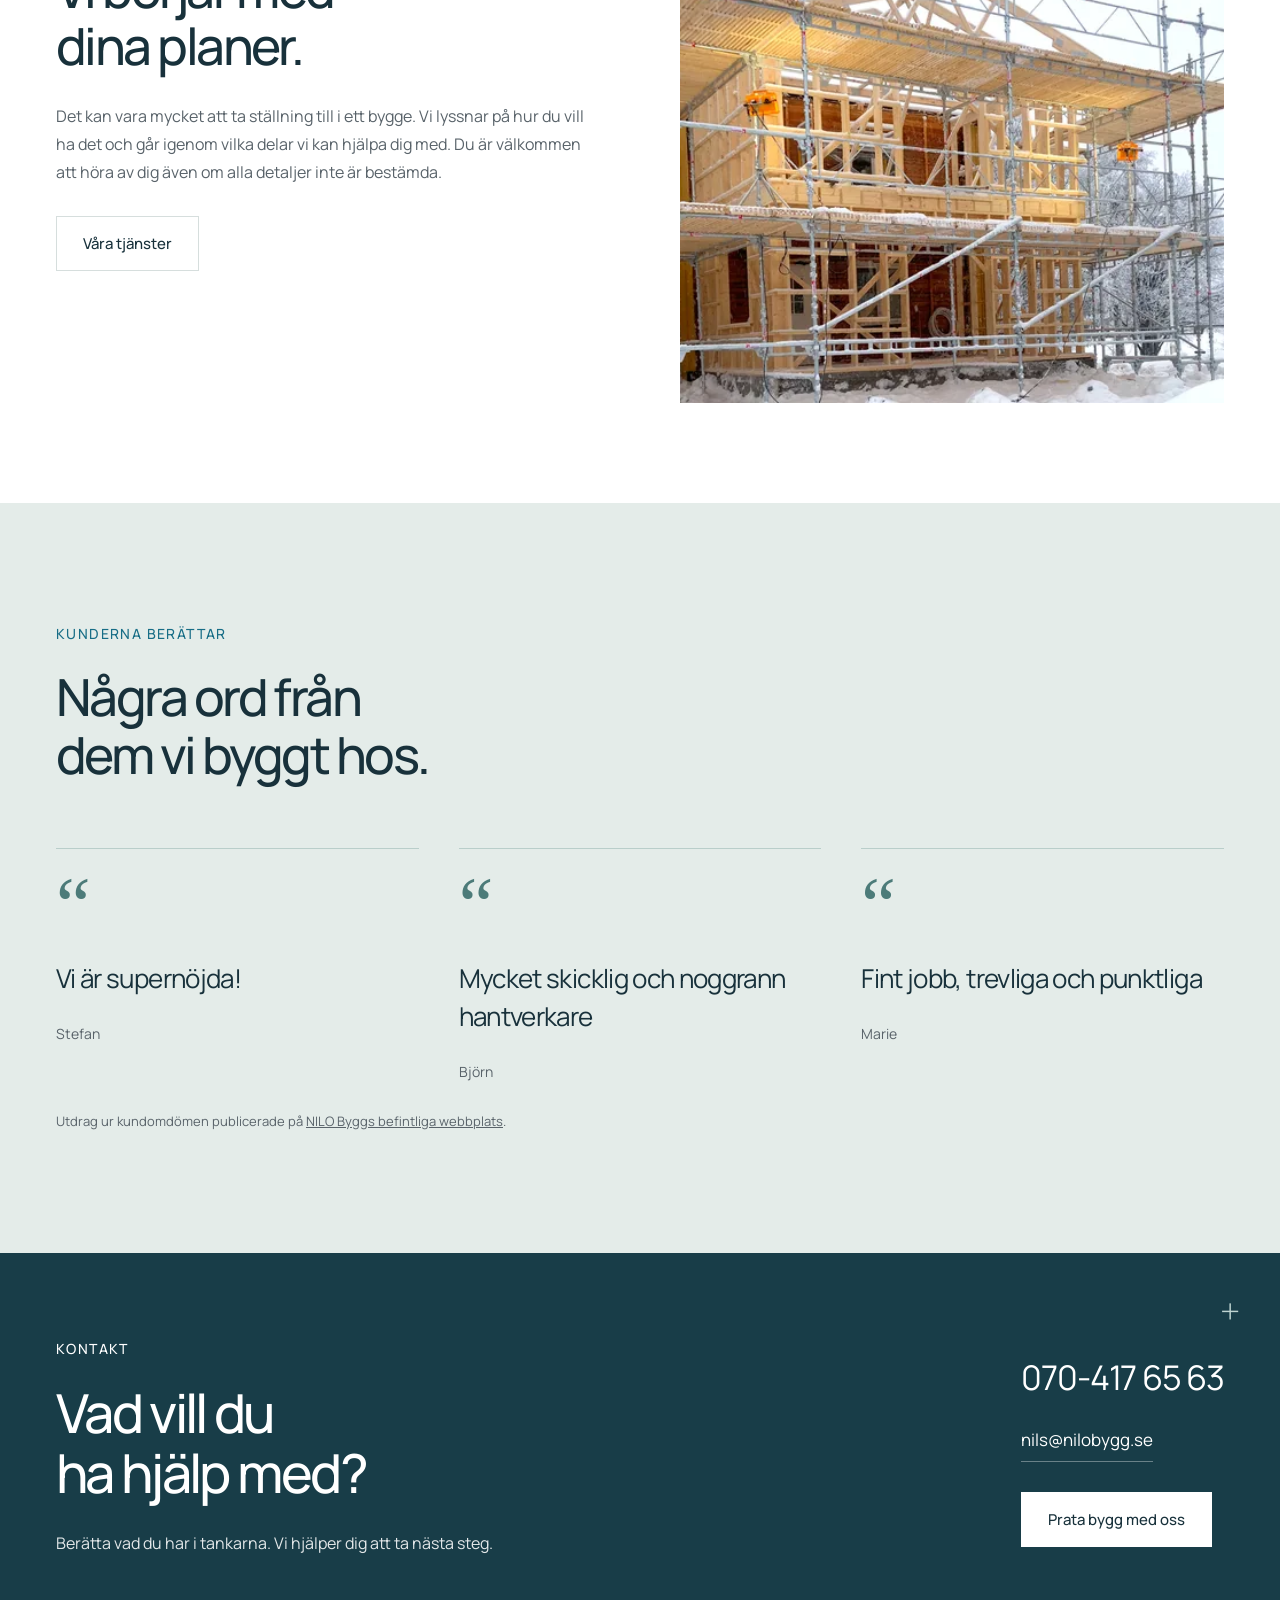
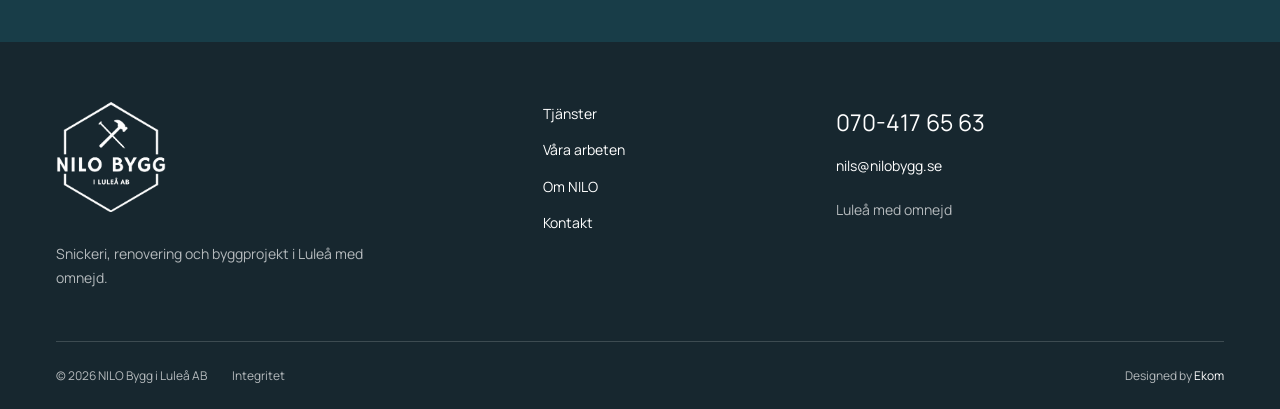
<file: om-oss.html>
<!doctype html><html lang="sv"><head><meta charset="utf-8"><meta name="viewport" content="width=device-width,initial-scale=1"><title>Om NILO Bygg &amp; Nils Jakobsson | NILO Bygg</title><meta name="description" content="Lär känna NILO Bygg i Luleå och grundaren Nils Jakobsson. Ett allsidigt byggföretag för stora och små projekt."><meta name="theme-color" content="#126d91"><link rel="canonical" href="https://nilobygg.se/om-oss.html"><meta property="og:type" content="website"><meta property="og:locale" content="sv_SE"><meta property="og:title" content="Om NILO Bygg &amp; Nils Jakobsson | NILO Bygg"><meta property="og:description" content="Lär känna NILO Bygg i Luleå och grundaren Nils Jakobsson. Ett allsidigt byggföretag för stora och små projekt."><meta property="og:url" content="https://nilobygg.se/om-oss.html"><meta property="og:image" content="https://nilobygg.se/assets/hero-house.webp"><meta name="twitter:card" content="summary_large_image"><link rel="icon" href="favicon.svg" type="image/svg+xml"><link rel="preload" href="assets/manrope.woff2" as="font" type="font/woff2" crossorigin><link rel="stylesheet" href="styles.css"><script defer src="script.js"></script><script type="application/ld+json">{"@context": "https://schema.org", "@type": "HomeAndConstructionBusiness", "name": "NILO Bygg i Luleå AB", "url": "https://nilobygg.se", "telephone": "+46704176563", "email": "nils@nilobygg.se", "areaServed": "Luleå med omnejd", "image": "https://nilobygg.se/assets/hero-house.webp", "description": "Snickeri, renovering och byggprojekt i Luleå med omnejd.", "address": {"@type": "PostalAddress", "streetAddress": "Yrkesgatan 18", "postalCode": "974 34", "addressLocality": "Luleå", "addressCountry": "SE"}}</script></head><body class="nilo inner"><a class="skip" href="#main">Hoppa till innehållet</a><header class="site-header"><div class="nav-wrap"><a class="brand" href="index.html" aria-label="NILO Bygg i Luleå AB – startsida"><img src="assets/logo-transparent.png" alt="NILO Bygg i Luleå AB" class="" loading="eager" decoding="async" fetchpriority="high" width="1254" height="1254"></a><nav class="desktop-nav" aria-label="Huvudmeny"><a href="tjanster.html">Tjänster</a><a href="vara-arbeten.html">Våra arbeten</a><a href="om-oss.html" aria-current="page">Om NILO</a><a href="kontakt.html">Kontakt</a></nav><a class="header-contact" aria-label="Ring 070-417 65 63" href="tel:+46704176563"><svg class="phone-icon" aria-hidden="true" width="20" height="20" viewBox="0 0 24 24" fill="none" stroke="currentColor" stroke-width="1.6"><path d="M8 3H4c-1 0-1 2-1 3 0 8 7 15 15 15 1 0 3 0 3-1v-4l-5-2-2 3a15 15 0 0 1-7-7l3-2-2-5Z"/></svg><span>070-417 65 63</span></a><button class="menu-toggle" aria-expanded="false" aria-controls="mobile-nav" aria-label="Öppna meny"><span></span><span></span><b class="menu-word">Meny</b></button></div><nav id="mobile-nav" hidden aria-label="Mobilmeny"><a href="tjanster.html">Tjänster</a><a href="vara-arbeten.html">Våra arbeten</a><a href="om-oss.html" aria-current="page">Om NILO</a><a href="kontakt.html">Kontakt</a><p class="menu-contact-label">Låt oss prata om ditt projekt</p><a class="nav-phone" href="tel:+46704176563">070-417 65 63</a><a href="mailto:nils@nilobygg.se">nils@nilobygg.se</a></nav></header><main id="main"><section class="page-title wrap"><p class="label">Om NILO Bygg</p><h1>Luleå i grunden.<br>Hantverk i händerna.</h1><p>Ett byggföretag för dig som vill ha hjälp av snickare nära till hands.</p></section><section class="split wrap "><div class="split-image"><img srcset="assets/portrait-nils-720.webp 720w, assets/portrait-nils.webp 1200w" sizes="(max-width:760px) 100vw, 50vw" src="assets/portrait-nils.webp" alt="Nils Jakobsson från NILO Bygg" class="" loading="lazy" decoding="async" width="1200" height="1448"></div><div class="split-copy"><p class="label">Nils Jakobsson · Grundare</p><h2>Hej, det är jag<br>som är Nils.</h2><p>Nils Jakobsson startade NILO Bygg i början av 2020, efter flera år som snickare på andra byggföretag. Företaget arbetar med både mindre uppdrag och större byggprojekt i Luleå med omnejd.</p><p>Jag har över tio års erfarenhet inom snickeri. Vi arbetar med allt från små servicejobb till ombyggnationer, tillbyggnader och nybyggnation.</p><p>I teamet finns också snickarna Tobias och Robin. Tillsammans med andra hantverkare och leverantörer kan vi hjälpa dig med flera delar av bygget.</p><a class="button primary" href="kontakt.html">Kontakta Nils</a></div></section><section class="split wrap reverse"><div class="split-image"><img srcset="assets/about-construction-720.webp 720w, assets/about-construction.webp 1600w" sizes="(max-width:760px) 100vw, 50vw" src="assets/about-construction.webp" alt="Trähus under uppbyggnad i vintermiljö" class="" loading="lazy" decoding="async" width="1600" height="1200"></div><div class="split-copy"><p class="label">Stora och små projekt</p><h2>Vi börjar med<br>dina planer.</h2><p>Det kan vara mycket att ta ställning till i ett bygge. Vi lyssnar på hur du vill ha det och går igenom vilka delar vi kan hjälpa dig med. Du är välkommen att höra av dig även om alla detaljer inte är bestämda.</p><a class="button secondary" href="tjanster.html">Våra tjänster</a></div></section><section class="section reviews"><div class="wrap"><div class="section-heading"><div><p class="label">Kunderna berättar</p><h2>Några ord från<br>dem vi byggt hos.</h2></div></div><div class="quote-grid"><article><span class="quote-mark">“</span><blockquote>Vi är supernöjda!</blockquote><p>Stefan</p></article><article><span class="quote-mark">“</span><blockquote>Mycket skicklig och noggrann hantverkare</blockquote><p>Björn</p></article><article><span class="quote-mark">“</span><blockquote>Fint jobb, trevliga och punktliga</blockquote><p>Marie</p></article></div><p class="source-note">Utdrag ur kundomdömen publicerade på <a href="https://nilobygg.se/om-oss.html">NILO Byggs befintliga webbplats</a>.</p></div></section><section class="contact-cta"><div class="wrap"><div><p class="label">Kontakt</p><h2>Vad vill du<br>ha hjälp med?</h2><p>Berätta vad du har i tankarna. Vi hjälper dig att ta nästa steg.</p></div><div class="cta-links"><a href="tel:+46704176563">070-417 65 63</a><a href="mailto:nils@nilobygg.se">nils@nilobygg.se</a><a class="button light" href="kontakt.html">Prata bygg med oss</a></div></div></section></main><footer><div class="footer-main wrap"><div><a class="brand" href="index.html" aria-label="NILO Bygg i Luleå AB – startsida"><img src="assets/logo-transparent.png" alt="NILO Bygg i Luleå AB" class="" loading="eager" decoding="async" fetchpriority="high" width="1254" height="1254"></a><p>Snickeri, renovering och byggprojekt i Luleå med omnejd.</p></div><div class="footer-nav"><a href="tjanster.html">Tjänster</a><a href="vara-arbeten.html">Våra arbeten</a><a href="om-oss.html">Om NILO</a><a href="kontakt.html">Kontakt</a></div><div class="footer-contact"><a href="tel:+46704176563">070-417 65 63</a><a href="mailto:nils@nilobygg.se">nils@nilobygg.se</a><p>Luleå med omnejd</p></div></div><div class="footer-bottom wrap"><span>© 2026 NILO Bygg i Luleå AB</span><a href="integritet.html">Integritet</a><span class="credit">Designed by <a href="https://ekom.se/">Ekom</a></span></div></footer><nav class="mobile-contact" aria-label="Snabbkontakt"><a href="tel:+46704176563">Ring oss</a><a href="kontakt.html">Prata bygg med oss</a></nav><dialog class="lightbox" aria-label="Bildvisning"><button class="close-lightbox" aria-label="Stäng bildvisning">Stäng ×</button><img alt=""><p class="lightbox-caption"></p><div class="lightbox-actions"><button data-direction="-1" aria-label="Föregående bild">Föregående</button><span class="lightbox-counter" aria-live="polite"></span><button data-direction="1" aria-label="Nästa bild">Nästa</button></div></dialog></body></html>
</file>
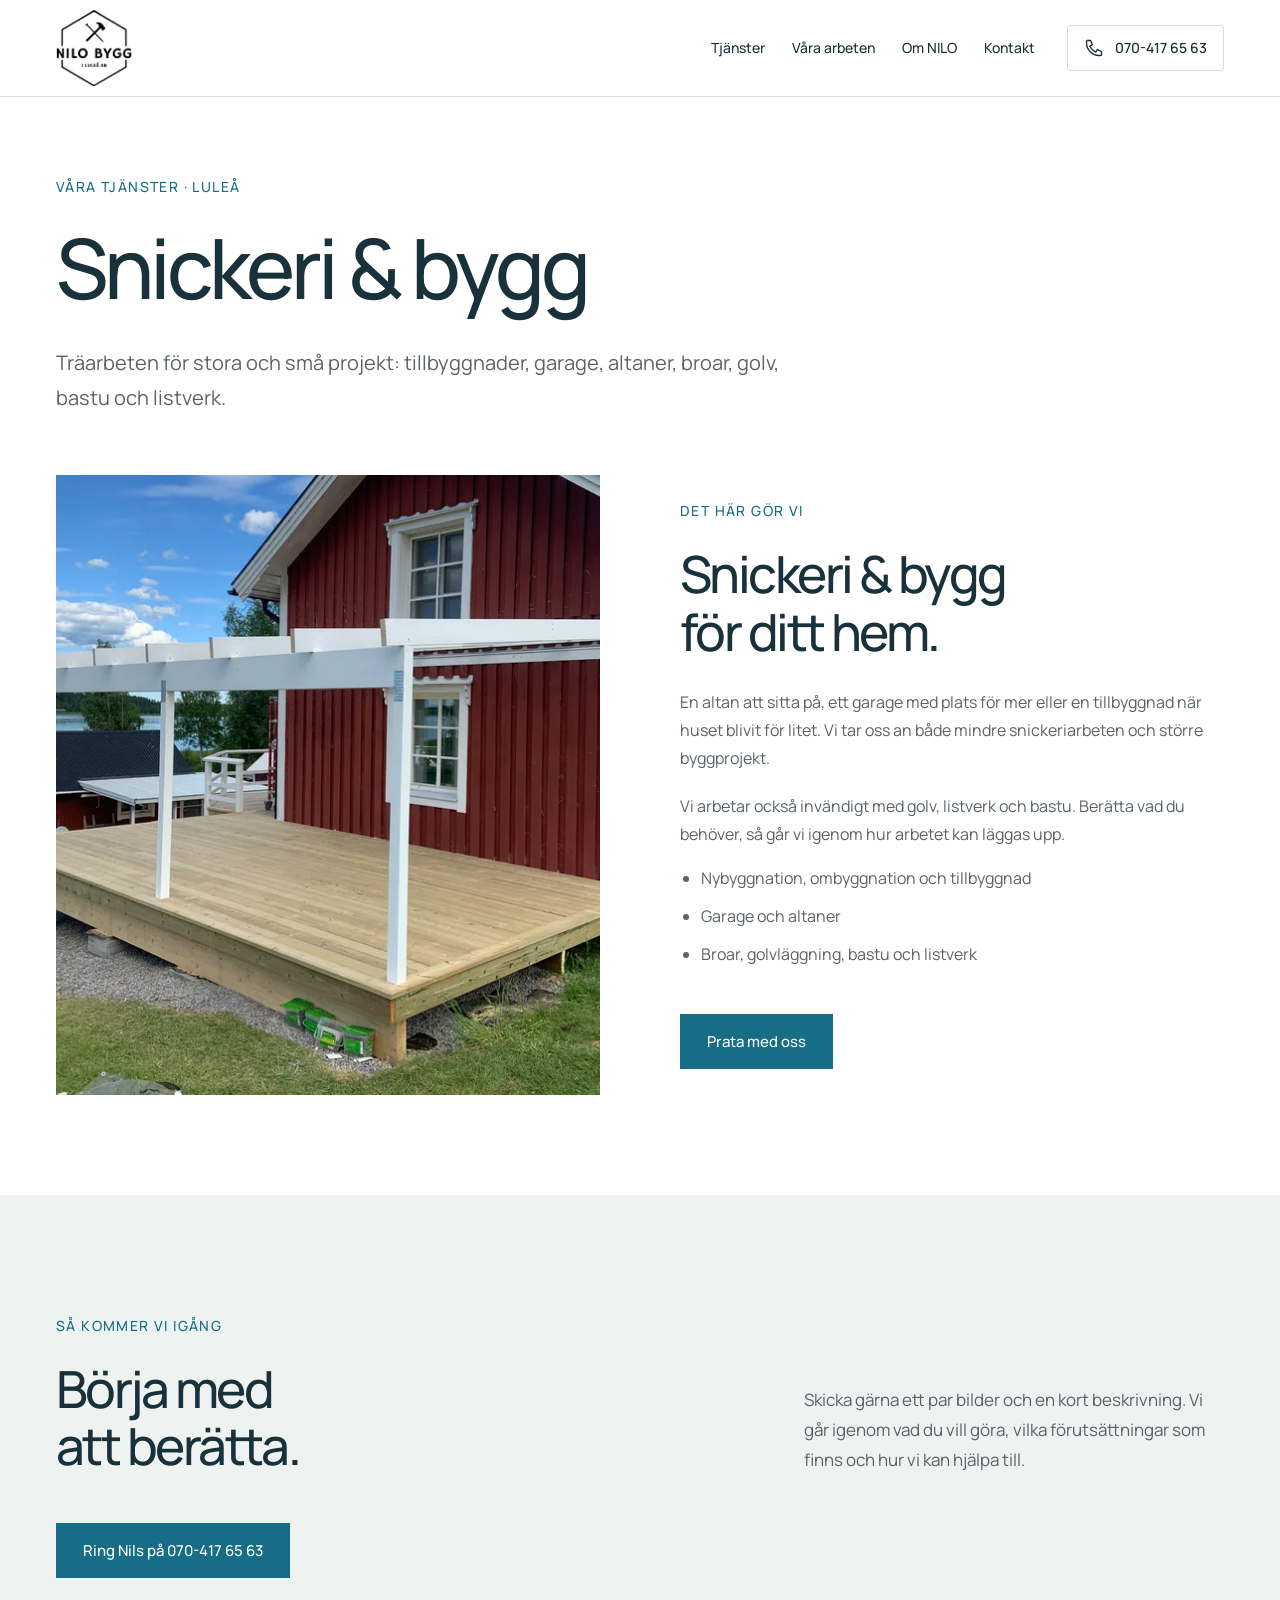
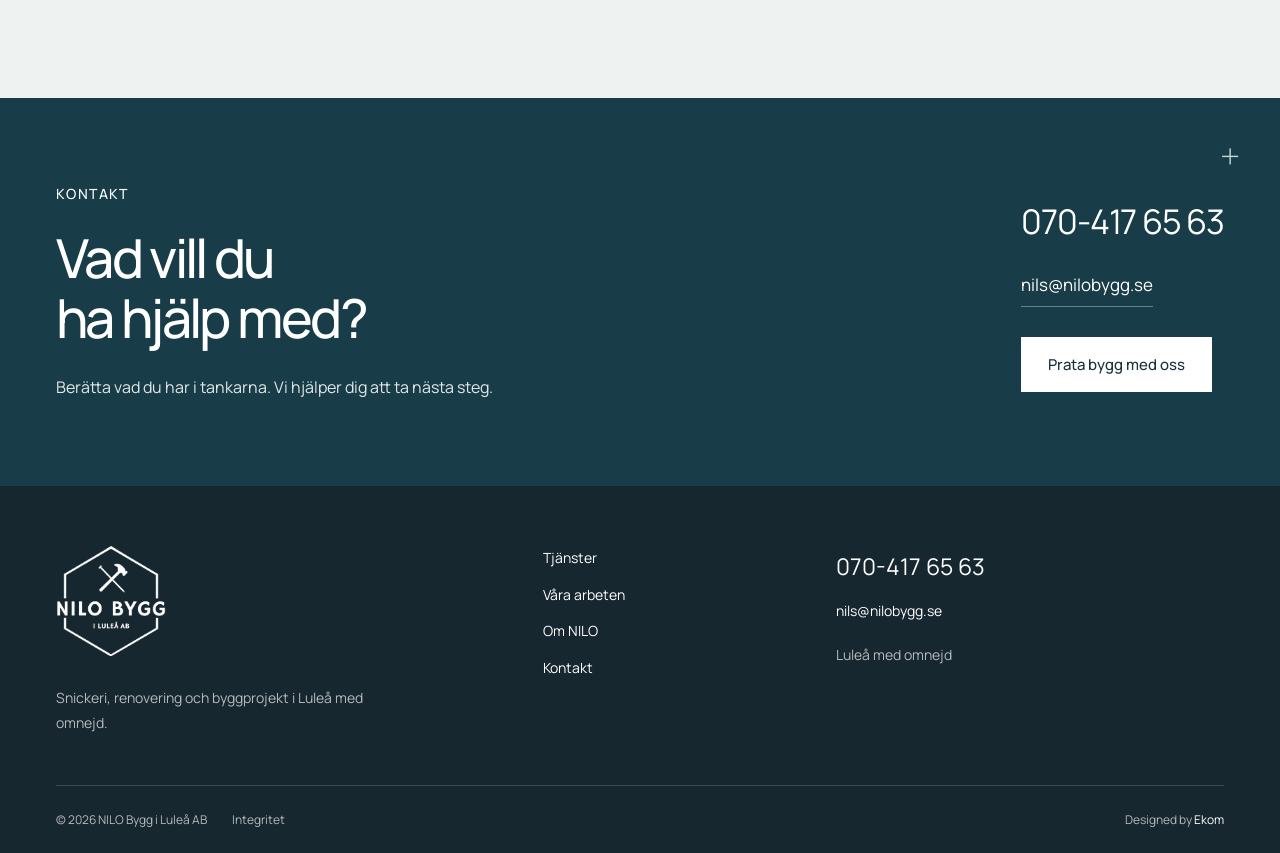
<file: snickeri.html>
<!doctype html><html lang="sv"><head><meta charset="utf-8"><meta name="viewport" content="width=device-width,initial-scale=1"><title>Snickeri &amp; bygg i Luleå | NILO Bygg</title><meta name="description" content="Träarbeten för stora och små projekt: tillbyggnader, garage, altaner, broar, golv, bastu och listverk. Kontakta NILO Bygg i Luleå."><meta name="theme-color" content="#126d91"><link rel="canonical" href="https://nilobygg.se/snickeri.html"><meta property="og:type" content="website"><meta property="og:locale" content="sv_SE"><meta property="og:title" content="Snickeri &amp; bygg i Luleå | NILO Bygg"><meta property="og:description" content="Träarbeten för stora och små projekt: tillbyggnader, garage, altaner, broar, golv, bastu och listverk. Kontakta NILO Bygg i Luleå."><meta property="og:url" content="https://nilobygg.se/snickeri.html"><meta property="og:image" content="https://nilobygg.se/assets/hero-house.webp"><meta name="twitter:card" content="summary_large_image"><link rel="icon" href="favicon.svg" type="image/svg+xml"><link rel="preload" href="assets/manrope.woff2" as="font" type="font/woff2" crossorigin><link rel="stylesheet" href="styles.css"><script defer src="script.js"></script><script type="application/ld+json">{"@context": "https://schema.org", "@type": "HomeAndConstructionBusiness", "name": "NILO Bygg i Luleå AB", "url": "https://nilobygg.se", "telephone": "+46704176563", "email": "nils@nilobygg.se", "areaServed": "Luleå med omnejd", "image": "https://nilobygg.se/assets/hero-house.webp", "description": "Snickeri, renovering och byggprojekt i Luleå med omnejd.", "address": {"@type": "PostalAddress", "streetAddress": "Yrkesgatan 18", "postalCode": "974 34", "addressLocality": "Luleå", "addressCountry": "SE"}}</script></head><body class="nilo inner"><a class="skip" href="#main">Hoppa till innehållet</a><header class="site-header"><div class="nav-wrap"><a class="brand" href="index.html" aria-label="NILO Bygg i Luleå AB – startsida"><img src="assets/logo-transparent.png" alt="NILO Bygg i Luleå AB" class="" loading="eager" decoding="async" fetchpriority="high" width="1254" height="1254"></a><nav class="desktop-nav" aria-label="Huvudmeny"><a href="tjanster.html">Tjänster</a><a href="vara-arbeten.html">Våra arbeten</a><a href="om-oss.html">Om NILO</a><a href="kontakt.html">Kontakt</a></nav><a class="header-contact" aria-label="Ring 070-417 65 63" href="tel:+46704176563"><svg class="phone-icon" aria-hidden="true" width="20" height="20" viewBox="0 0 24 24" fill="none" stroke="currentColor" stroke-width="1.6"><path d="M8 3H4c-1 0-1 2-1 3 0 8 7 15 15 15 1 0 3 0 3-1v-4l-5-2-2 3a15 15 0 0 1-7-7l3-2-2-5Z"/></svg><span>070-417 65 63</span></a><button class="menu-toggle" aria-expanded="false" aria-controls="mobile-nav" aria-label="Öppna meny"><span></span><span></span><b class="menu-word">Meny</b></button></div><nav id="mobile-nav" hidden aria-label="Mobilmeny"><a href="tjanster.html">Tjänster</a><a href="vara-arbeten.html">Våra arbeten</a><a href="om-oss.html">Om NILO</a><a href="kontakt.html">Kontakt</a><p class="menu-contact-label">Låt oss prata om ditt projekt</p><a class="nav-phone" href="tel:+46704176563">070-417 65 63</a><a href="mailto:nils@nilobygg.se">nils@nilobygg.se</a></nav></header><main id="main"><section class="page-title wrap"><p class="label">Våra tjänster · Luleå</p><h1>Snickeri & bygg</h1><p>Träarbeten för stora och små projekt: tillbyggnader, garage, altaner, broar, golv, bastu och listverk.</p></section><section class="split wrap "><div class="split-image"><img srcset="assets/project-altan-pergola-720.webp 720w, assets/project-altan-pergola.webp 1600w" sizes="(max-width:760px) 100vw, 50vw" src="assets/project-altan-pergola.webp" alt="Snickeri &amp; bygg – NILO Bygg" class="" loading="lazy" decoding="async" width="1600" height="1386"></div><div class="split-copy"><p class="label">Det här gör vi</p><h2>Snickeri & bygg<br>för ditt hem.</h2><p>En altan att sitta på, ett garage med plats för mer eller en tillbyggnad när huset blivit för litet. Vi tar oss an både mindre snickeriarbeten och större byggprojekt.</p><p>Vi arbetar också invändigt med golv, listverk och bastu. Berätta vad du behöver, så går vi igenom hur arbetet kan läggas upp.</p><ul class="bullets"><li>Nybyggnation, ombyggnation och tillbyggnad</li><li>Garage och altaner</li><li>Broar, golvläggning, bastu och listverk</li></ul><a class="button primary" href="kontakt.html">Prata med oss</a></div></section><section class="section pale"><div class="wrap"><div class="section-heading"><div><p class="label">Så kommer vi igång</p><h2>Börja med<br>att berätta.</h2></div><p>Skicka gärna ett par bilder och en kort beskrivning. Vi går igenom vad du vill göra, vilka förutsättningar som finns och hur vi kan hjälpa till.</p></div><a class="button primary" href="tel:+46704176563">Ring Nils på 070-417 65 63</a></div></section><section class="contact-cta"><div class="wrap"><div><p class="label">Kontakt</p><h2>Vad vill du<br>ha hjälp med?</h2><p>Berätta vad du har i tankarna. Vi hjälper dig att ta nästa steg.</p></div><div class="cta-links"><a href="tel:+46704176563">070-417 65 63</a><a href="mailto:nils@nilobygg.se">nils@nilobygg.se</a><a class="button light" href="kontakt.html">Prata bygg med oss</a></div></div></section></main><footer><div class="footer-main wrap"><div><a class="brand" href="index.html" aria-label="NILO Bygg i Luleå AB – startsida"><img src="assets/logo-transparent.png" alt="NILO Bygg i Luleå AB" class="" loading="eager" decoding="async" fetchpriority="high" width="1254" height="1254"></a><p>Snickeri, renovering och byggprojekt i Luleå med omnejd.</p></div><div class="footer-nav"><a href="tjanster.html">Tjänster</a><a href="vara-arbeten.html">Våra arbeten</a><a href="om-oss.html">Om NILO</a><a href="kontakt.html">Kontakt</a></div><div class="footer-contact"><a href="tel:+46704176563">070-417 65 63</a><a href="mailto:nils@nilobygg.se">nils@nilobygg.se</a><p>Luleå med omnejd</p></div></div><div class="footer-bottom wrap"><span>© 2026 NILO Bygg i Luleå AB</span><a href="integritet.html">Integritet</a><span class="credit">Designed by <a href="https://ekom.se/">Ekom</a></span></div></footer><nav class="mobile-contact" aria-label="Snabbkontakt"><a href="tel:+46704176563">Ring oss</a><a href="kontakt.html">Prata bygg med oss</a></nav><dialog class="lightbox" aria-label="Bildvisning"><button class="close-lightbox" aria-label="Stäng bildvisning">Stäng ×</button><img alt=""><p class="lightbox-caption"></p><div class="lightbox-actions"><button data-direction="-1" aria-label="Föregående bild">Föregående</button><span class="lightbox-counter" aria-live="polite"></span><button data-direction="1" aria-label="Nästa bild">Nästa</button></div></dialog></body></html>
</file>
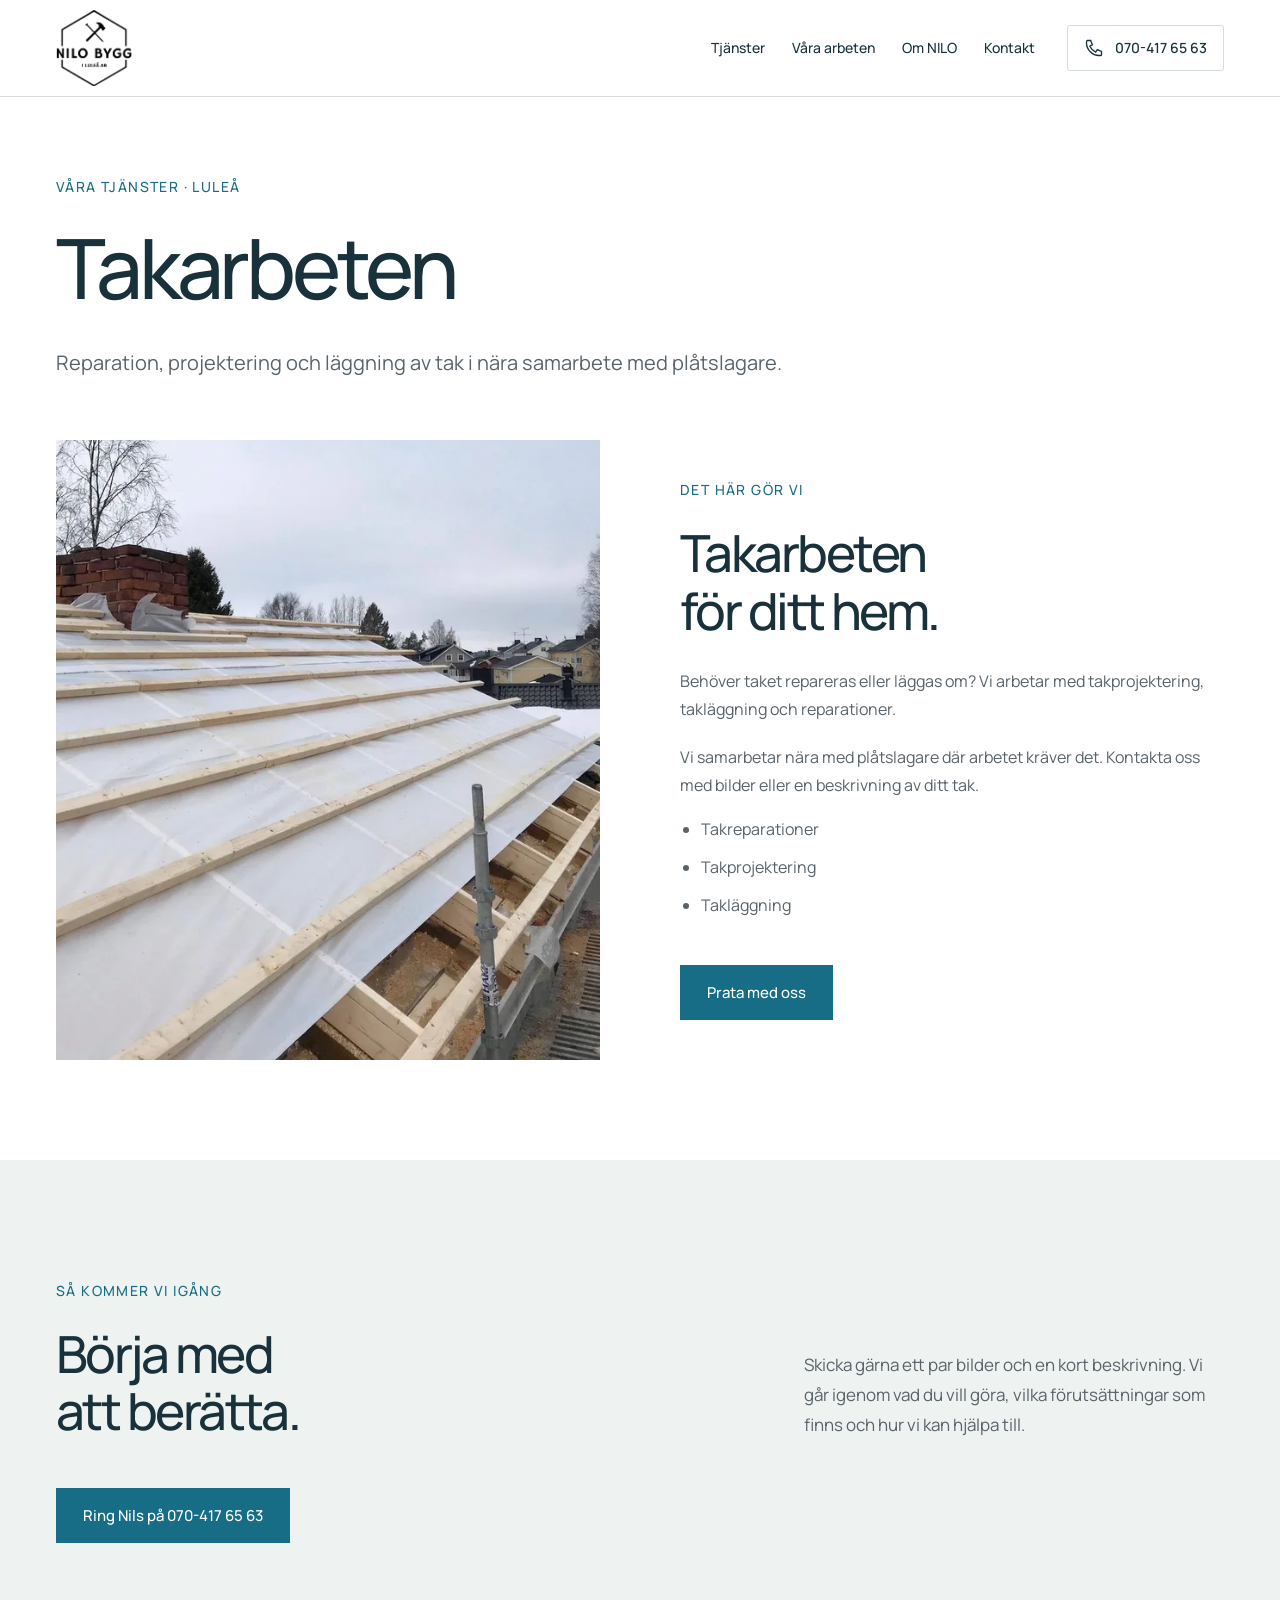
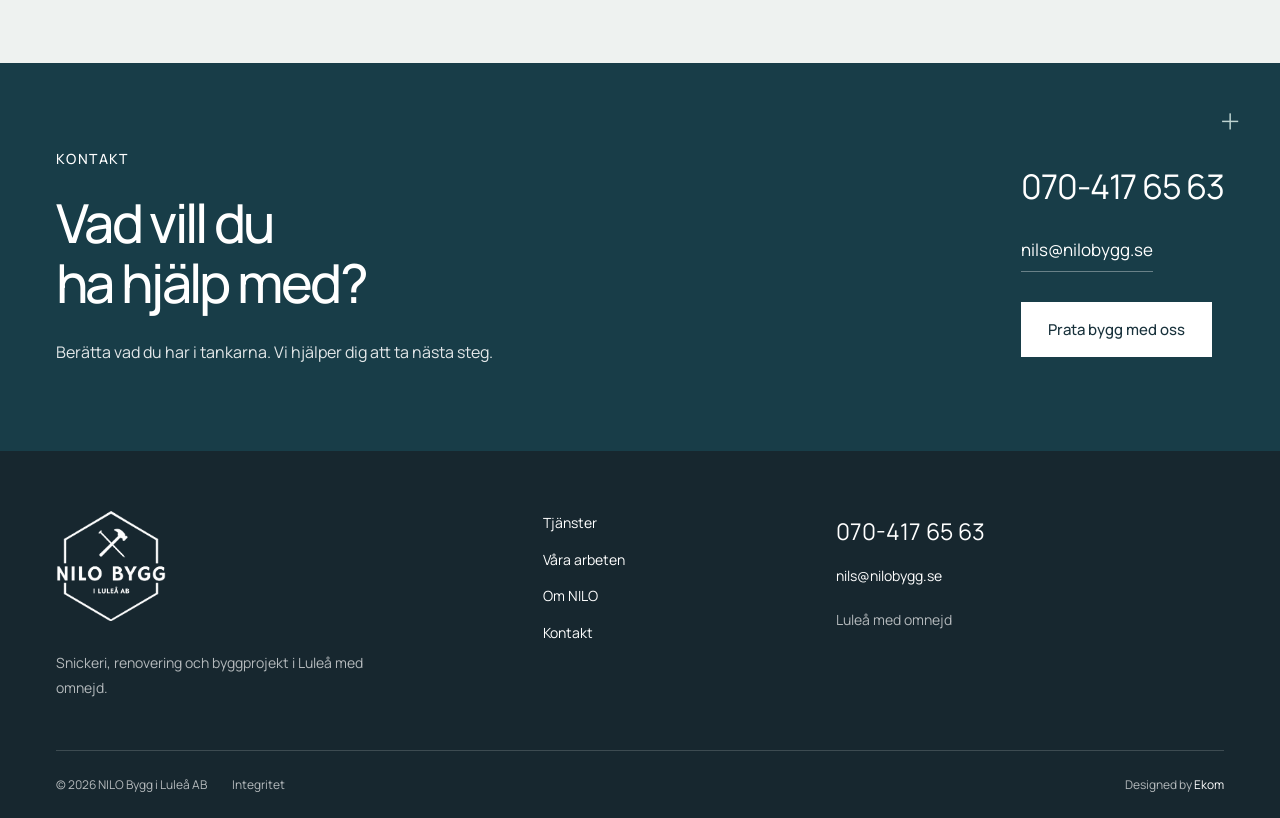
<file: tak.html>
<!doctype html><html lang="sv"><head><meta charset="utf-8"><meta name="viewport" content="width=device-width,initial-scale=1"><title>Takarbeten i Luleå | NILO Bygg</title><meta name="description" content="Reparation, projektering och läggning av tak i nära samarbete med plåtslagare. Kontakta NILO Bygg i Luleå."><meta name="theme-color" content="#126d91"><link rel="canonical" href="https://nilobygg.se/tak.html"><meta property="og:type" content="website"><meta property="og:locale" content="sv_SE"><meta property="og:title" content="Takarbeten i Luleå | NILO Bygg"><meta property="og:description" content="Reparation, projektering och läggning av tak i nära samarbete med plåtslagare. Kontakta NILO Bygg i Luleå."><meta property="og:url" content="https://nilobygg.se/tak.html"><meta property="og:image" content="https://nilobygg.se/assets/hero-house.webp"><meta name="twitter:card" content="summary_large_image"><link rel="icon" href="favicon.svg" type="image/svg+xml"><link rel="preload" href="assets/manrope.woff2" as="font" type="font/woff2" crossorigin><link rel="stylesheet" href="styles.css"><script defer src="script.js"></script><script type="application/ld+json">{"@context": "https://schema.org", "@type": "HomeAndConstructionBusiness", "name": "NILO Bygg i Luleå AB", "url": "https://nilobygg.se", "telephone": "+46704176563", "email": "nils@nilobygg.se", "areaServed": "Luleå med omnejd", "image": "https://nilobygg.se/assets/hero-house.webp", "description": "Snickeri, renovering och byggprojekt i Luleå med omnejd.", "address": {"@type": "PostalAddress", "streetAddress": "Yrkesgatan 18", "postalCode": "974 34", "addressLocality": "Luleå", "addressCountry": "SE"}}</script></head><body class="nilo inner"><a class="skip" href="#main">Hoppa till innehållet</a><header class="site-header"><div class="nav-wrap"><a class="brand" href="index.html" aria-label="NILO Bygg i Luleå AB – startsida"><img src="assets/logo-transparent.png" alt="NILO Bygg i Luleå AB" class="" loading="eager" decoding="async" fetchpriority="high" width="1254" height="1254"></a><nav class="desktop-nav" aria-label="Huvudmeny"><a href="tjanster.html">Tjänster</a><a href="vara-arbeten.html">Våra arbeten</a><a href="om-oss.html">Om NILO</a><a href="kontakt.html">Kontakt</a></nav><a class="header-contact" aria-label="Ring 070-417 65 63" href="tel:+46704176563"><svg class="phone-icon" aria-hidden="true" width="20" height="20" viewBox="0 0 24 24" fill="none" stroke="currentColor" stroke-width="1.6"><path d="M8 3H4c-1 0-1 2-1 3 0 8 7 15 15 15 1 0 3 0 3-1v-4l-5-2-2 3a15 15 0 0 1-7-7l3-2-2-5Z"/></svg><span>070-417 65 63</span></a><button class="menu-toggle" aria-expanded="false" aria-controls="mobile-nav" aria-label="Öppna meny"><span></span><span></span><b class="menu-word">Meny</b></button></div><nav id="mobile-nav" hidden aria-label="Mobilmeny"><a href="tjanster.html">Tjänster</a><a href="vara-arbeten.html">Våra arbeten</a><a href="om-oss.html">Om NILO</a><a href="kontakt.html">Kontakt</a><p class="menu-contact-label">Låt oss prata om ditt projekt</p><a class="nav-phone" href="tel:+46704176563">070-417 65 63</a><a href="mailto:nils@nilobygg.se">nils@nilobygg.se</a></nav></header><main id="main"><section class="page-title wrap"><p class="label">Våra tjänster · Luleå</p><h1>Takarbeten</h1><p>Reparation, projektering och läggning av tak i nära samarbete med plåtslagare.</p></section><section class="split wrap "><div class="split-image"><img srcset="assets/project-tak-crop-720.webp 720w, assets/project-tak-crop.webp 1536w" sizes="(max-width:760px) 100vw, 50vw" src="assets/project-tak-crop.webp" alt="Takarbeten – NILO Bygg" class="" loading="lazy" decoding="async" width="1536" height="1536"></div><div class="split-copy"><p class="label">Det här gör vi</p><h2>Takarbeten<br>för ditt hem.</h2><p>Behöver taket repareras eller läggas om? Vi arbetar med takprojektering, takläggning och reparationer.</p><p>Vi samarbetar nära med plåtslagare där arbetet kräver det. Kontakta oss med bilder eller en beskrivning av ditt tak.</p><ul class="bullets"><li>Takreparationer</li><li>Takprojektering</li><li>Takläggning</li></ul><a class="button primary" href="kontakt.html">Prata med oss</a></div></section><section class="section pale"><div class="wrap"><div class="section-heading"><div><p class="label">Så kommer vi igång</p><h2>Börja med<br>att berätta.</h2></div><p>Skicka gärna ett par bilder och en kort beskrivning. Vi går igenom vad du vill göra, vilka förutsättningar som finns och hur vi kan hjälpa till.</p></div><a class="button primary" href="tel:+46704176563">Ring Nils på 070-417 65 63</a></div></section><section class="contact-cta"><div class="wrap"><div><p class="label">Kontakt</p><h2>Vad vill du<br>ha hjälp med?</h2><p>Berätta vad du har i tankarna. Vi hjälper dig att ta nästa steg.</p></div><div class="cta-links"><a href="tel:+46704176563">070-417 65 63</a><a href="mailto:nils@nilobygg.se">nils@nilobygg.se</a><a class="button light" href="kontakt.html">Prata bygg med oss</a></div></div></section></main><footer><div class="footer-main wrap"><div><a class="brand" href="index.html" aria-label="NILO Bygg i Luleå AB – startsida"><img src="assets/logo-transparent.png" alt="NILO Bygg i Luleå AB" class="" loading="eager" decoding="async" fetchpriority="high" width="1254" height="1254"></a><p>Snickeri, renovering och byggprojekt i Luleå med omnejd.</p></div><div class="footer-nav"><a href="tjanster.html">Tjänster</a><a href="vara-arbeten.html">Våra arbeten</a><a href="om-oss.html">Om NILO</a><a href="kontakt.html">Kontakt</a></div><div class="footer-contact"><a href="tel:+46704176563">070-417 65 63</a><a href="mailto:nils@nilobygg.se">nils@nilobygg.se</a><p>Luleå med omnejd</p></div></div><div class="footer-bottom wrap"><span>© 2026 NILO Bygg i Luleå AB</span><a href="integritet.html">Integritet</a><span class="credit">Designed by <a href="https://ekom.se/">Ekom</a></span></div></footer><nav class="mobile-contact" aria-label="Snabbkontakt"><a href="tel:+46704176563">Ring oss</a><a href="kontakt.html">Prata bygg med oss</a></nav><dialog class="lightbox" aria-label="Bildvisning"><button class="close-lightbox" aria-label="Stäng bildvisning">Stäng ×</button><img alt=""><p class="lightbox-caption"></p><div class="lightbox-actions"><button data-direction="-1" aria-label="Föregående bild">Föregående</button><span class="lightbox-counter" aria-live="polite"></span><button data-direction="1" aria-label="Nästa bild">Nästa</button></div></dialog></body></html>
</file>
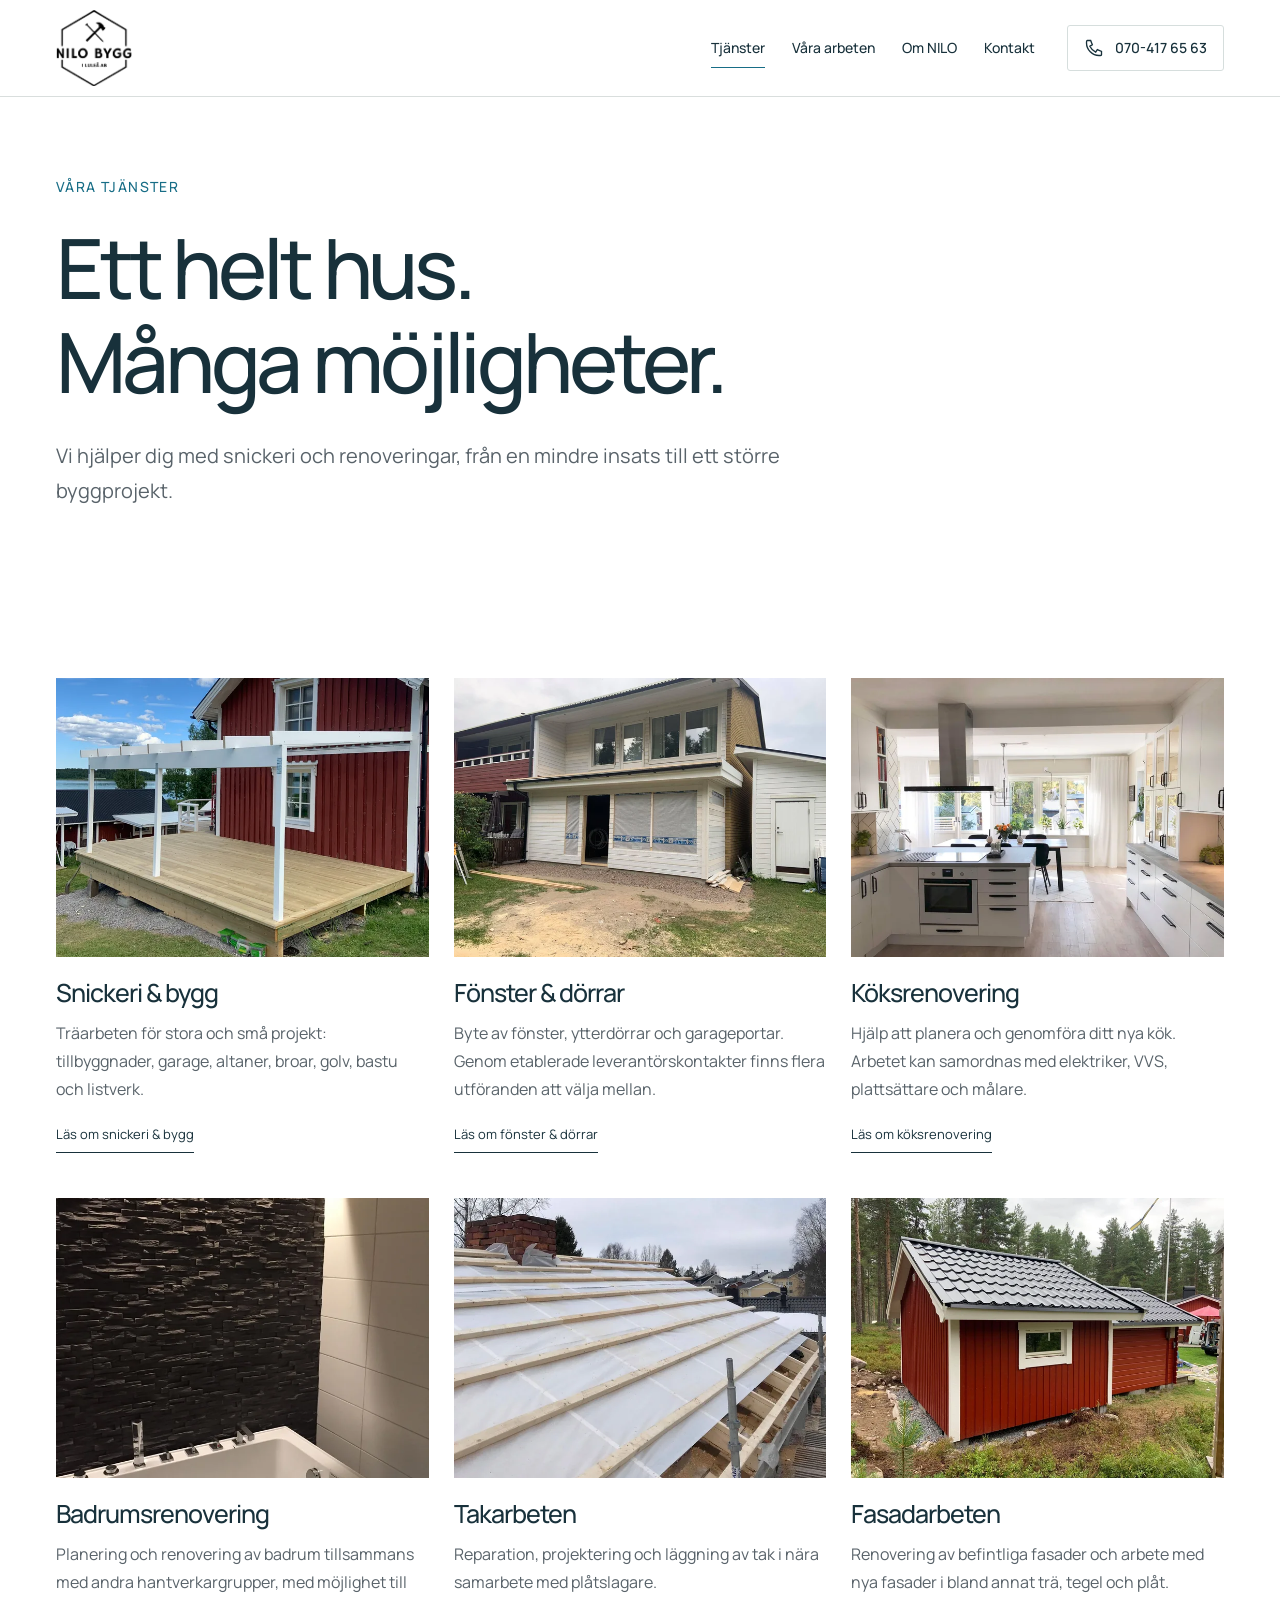
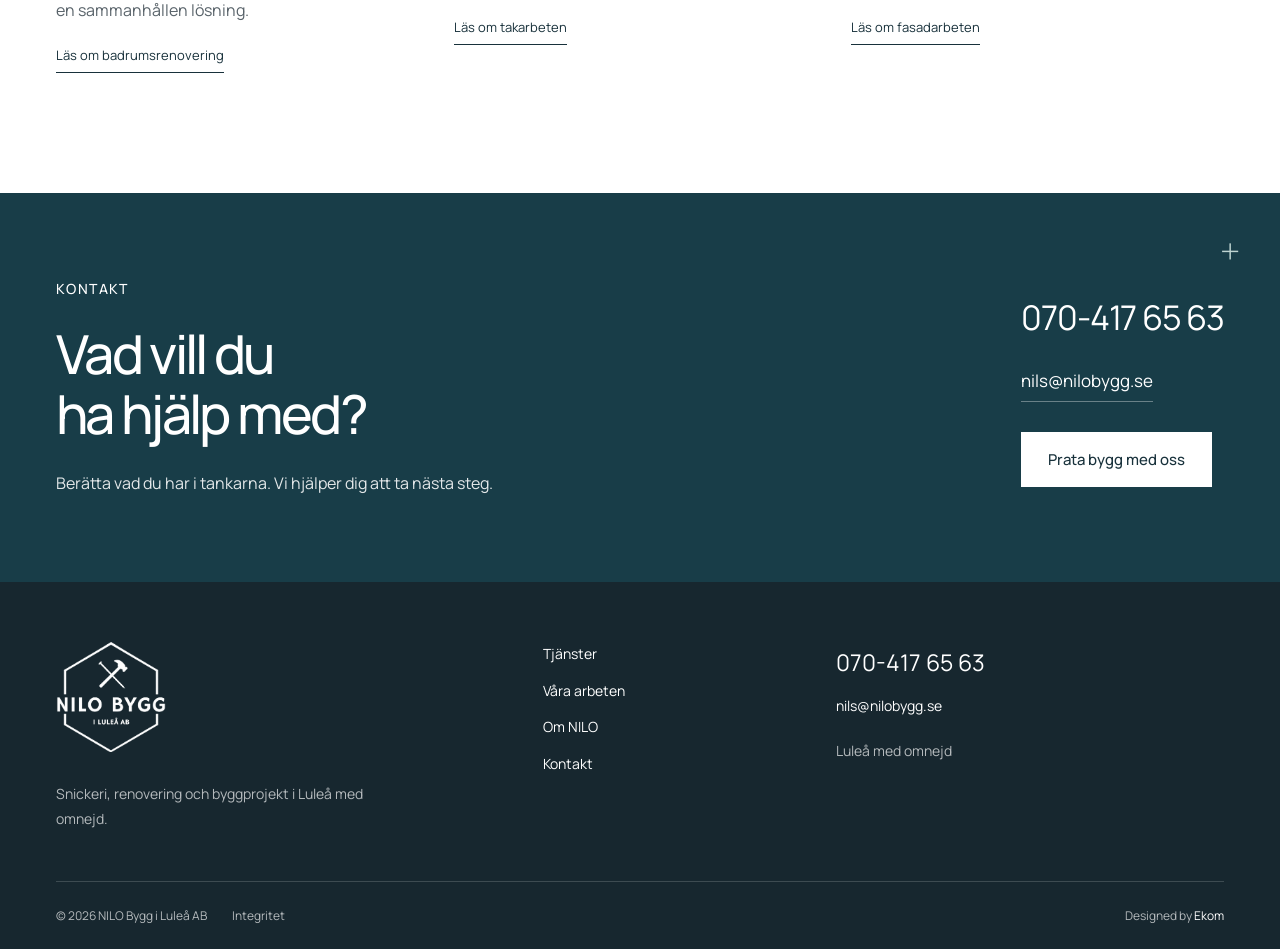
<file: tjanster.html>
<!doctype html><html lang="sv"><head><meta charset="utf-8"><meta name="viewport" content="width=device-width,initial-scale=1"><title>Byggtjänster &amp; renovering i Luleå | NILO Bygg</title><meta name="description" content="Se våra tjänster inom snickeri, kök, badrum, fönster, dörrar, tak och fasad i Luleå med omnejd."><meta name="theme-color" content="#126d91"><link rel="canonical" href="https://nilobygg.se/tjanster.html"><meta property="og:type" content="website"><meta property="og:locale" content="sv_SE"><meta property="og:title" content="Byggtjänster &amp; renovering i Luleå | NILO Bygg"><meta property="og:description" content="Se våra tjänster inom snickeri, kök, badrum, fönster, dörrar, tak och fasad i Luleå med omnejd."><meta property="og:url" content="https://nilobygg.se/tjanster.html"><meta property="og:image" content="https://nilobygg.se/assets/hero-house.webp"><meta name="twitter:card" content="summary_large_image"><link rel="icon" href="favicon.svg" type="image/svg+xml"><link rel="preload" href="assets/manrope.woff2" as="font" type="font/woff2" crossorigin><link rel="stylesheet" href="styles.css"><script defer src="script.js"></script><script type="application/ld+json">{"@context": "https://schema.org", "@type": "HomeAndConstructionBusiness", "name": "NILO Bygg i Luleå AB", "url": "https://nilobygg.se", "telephone": "+46704176563", "email": "nils@nilobygg.se", "areaServed": "Luleå med omnejd", "image": "https://nilobygg.se/assets/hero-house.webp", "description": "Snickeri, renovering och byggprojekt i Luleå med omnejd.", "address": {"@type": "PostalAddress", "streetAddress": "Yrkesgatan 18", "postalCode": "974 34", "addressLocality": "Luleå", "addressCountry": "SE"}}</script></head><body class="nilo inner"><a class="skip" href="#main">Hoppa till innehållet</a><header class="site-header"><div class="nav-wrap"><a class="brand" href="index.html" aria-label="NILO Bygg i Luleå AB – startsida"><img src="assets/logo-transparent.png" alt="NILO Bygg i Luleå AB" class="" loading="eager" decoding="async" fetchpriority="high" width="1254" height="1254"></a><nav class="desktop-nav" aria-label="Huvudmeny"><a href="tjanster.html" aria-current="page">Tjänster</a><a href="vara-arbeten.html">Våra arbeten</a><a href="om-oss.html">Om NILO</a><a href="kontakt.html">Kontakt</a></nav><a class="header-contact" aria-label="Ring 070-417 65 63" href="tel:+46704176563"><svg class="phone-icon" aria-hidden="true" width="20" height="20" viewBox="0 0 24 24" fill="none" stroke="currentColor" stroke-width="1.6"><path d="M8 3H4c-1 0-1 2-1 3 0 8 7 15 15 15 1 0 3 0 3-1v-4l-5-2-2 3a15 15 0 0 1-7-7l3-2-2-5Z"/></svg><span>070-417 65 63</span></a><button class="menu-toggle" aria-expanded="false" aria-controls="mobile-nav" aria-label="Öppna meny"><span></span><span></span><b class="menu-word">Meny</b></button></div><nav id="mobile-nav" hidden aria-label="Mobilmeny"><a href="tjanster.html" aria-current="page">Tjänster</a><a href="vara-arbeten.html">Våra arbeten</a><a href="om-oss.html">Om NILO</a><a href="kontakt.html">Kontakt</a><p class="menu-contact-label">Låt oss prata om ditt projekt</p><a class="nav-phone" href="tel:+46704176563">070-417 65 63</a><a href="mailto:nils@nilobygg.se">nils@nilobygg.se</a></nav></header><main id="main"><section class="page-title wrap"><p class="label">Våra tjänster</p><h1>Ett helt hus.<br>Många möjligheter.</h1><p>Vi hjälper dig med snickeri och renoveringar, från en mindre insats till ett större byggprojekt.</p></section><section class="section wrap"><div class="service-tiles"><a href="snickeri.html"><div><img srcset="assets/project-altan-pergola-720.webp 720w, assets/project-altan-pergola.webp 1600w" sizes="(max-width:760px) 100vw, 50vw" src="assets/project-altan-pergola.webp" alt="Snickeri &amp; bygg – bild från NILO Bygg" class="" loading="lazy" decoding="async" width="1600" height="1386"></div><h3>Snickeri & bygg</h3><p>Träarbeten för stora och små projekt: tillbyggnader, garage, altaner, broar, golv, bastu och listverk.</p><span class="text-link">Läs om snickeri & bygg</span></a><a href="fonster-dorrar.html"><div><img srcset="assets/project-tillbyggnad-vit-720.webp 720w, assets/project-tillbyggnad-vit.webp 1600w" sizes="(max-width:760px) 100vw, 50vw" src="assets/project-tillbyggnad-vit.webp" alt="Fönster &amp; dörrar – bild från NILO Bygg" class="" loading="lazy" decoding="async" width="1600" height="1200"></div><h3>Fönster & dörrar</h3><p>Byte av fönster, ytterdörrar och garageportar. Genom etablerade leverantörskontakter finns flera utföranden att välja mellan.</p><span class="text-link">Läs om fönster & dörrar</span></a><a href="kok.html"><div><img srcset="assets/project-kok-oppet-720.webp 720w, assets/project-kok-oppet.webp 1600w" sizes="(max-width:760px) 100vw, 50vw" src="assets/project-kok-oppet.webp" alt="Köksrenovering – bild från NILO Bygg" class="" loading="lazy" decoding="async" width="1600" height="1200"></div><h3>Köksrenovering</h3><p>Hjälp att planera och genomföra ditt nya kök. Arbetet kan samordnas med elektriker, VVS, plattsättare och målare.</p><span class="text-link">Läs om köksrenovering</span></a><a href="badrum.html"><div><img srcset="assets/project-badrum-720.webp 720w, assets/project-badrum.webp 1536w" sizes="(max-width:760px) 100vw, 50vw" src="assets/project-badrum.webp" alt="Badrumsrenovering – bild från NILO Bygg" class="" loading="lazy" decoding="async" width="1536" height="2048"></div><h3>Badrumsrenovering</h3><p>Planering och renovering av badrum tillsammans med andra hantverkargrupper, med möjlighet till en sammanhållen lösning.</p><span class="text-link">Läs om badrumsrenovering</span></a><a href="tak.html"><div><img srcset="assets/project-tak-crop-720.webp 720w, assets/project-tak-crop.webp 1536w" sizes="(max-width:760px) 100vw, 50vw" src="assets/project-tak-crop.webp" alt="Takarbeten – bild från NILO Bygg" class="" loading="lazy" decoding="async" width="1536" height="1536"></div><h3>Takarbeten</h3><p>Reparation, projektering och läggning av tak i nära samarbete med plåtslagare.</p><span class="text-link">Läs om takarbeten</span></a><a href="fasad.html"><div><img srcset="assets/project-stuga-rod-720.webp 720w, assets/project-stuga-rod.webp 1600w" sizes="(max-width:760px) 100vw, 50vw" src="assets/project-stuga-rod.webp" alt="Fasadarbeten – bild från NILO Bygg" class="" loading="lazy" decoding="async" width="1600" height="1200"></div><h3>Fasadarbeten</h3><p>Renovering av befintliga fasader och arbete med nya fasader i bland annat trä, tegel och plåt.</p><span class="text-link">Läs om fasadarbeten</span></a></div></section><section class="contact-cta"><div class="wrap"><div><p class="label">Kontakt</p><h2>Vad vill du<br>ha hjälp med?</h2><p>Berätta vad du har i tankarna. Vi hjälper dig att ta nästa steg.</p></div><div class="cta-links"><a href="tel:+46704176563">070-417 65 63</a><a href="mailto:nils@nilobygg.se">nils@nilobygg.se</a><a class="button light" href="kontakt.html">Prata bygg med oss</a></div></div></section></main><footer><div class="footer-main wrap"><div><a class="brand" href="index.html" aria-label="NILO Bygg i Luleå AB – startsida"><img src="assets/logo-transparent.png" alt="NILO Bygg i Luleå AB" class="" loading="eager" decoding="async" fetchpriority="high" width="1254" height="1254"></a><p>Snickeri, renovering och byggprojekt i Luleå med omnejd.</p></div><div class="footer-nav"><a href="tjanster.html">Tjänster</a><a href="vara-arbeten.html">Våra arbeten</a><a href="om-oss.html">Om NILO</a><a href="kontakt.html">Kontakt</a></div><div class="footer-contact"><a href="tel:+46704176563">070-417 65 63</a><a href="mailto:nils@nilobygg.se">nils@nilobygg.se</a><p>Luleå med omnejd</p></div></div><div class="footer-bottom wrap"><span>© 2026 NILO Bygg i Luleå AB</span><a href="integritet.html">Integritet</a><span class="credit">Designed by <a href="https://ekom.se/">Ekom</a></span></div></footer><nav class="mobile-contact" aria-label="Snabbkontakt"><a href="tel:+46704176563">Ring oss</a><a href="kontakt.html">Prata bygg med oss</a></nav><dialog class="lightbox" aria-label="Bildvisning"><button class="close-lightbox" aria-label="Stäng bildvisning">Stäng ×</button><img alt=""><p class="lightbox-caption"></p><div class="lightbox-actions"><button data-direction="-1" aria-label="Föregående bild">Föregående</button><span class="lightbox-counter" aria-live="polite"></span><button data-direction="1" aria-label="Nästa bild">Nästa</button></div></dialog></body></html>
</file>
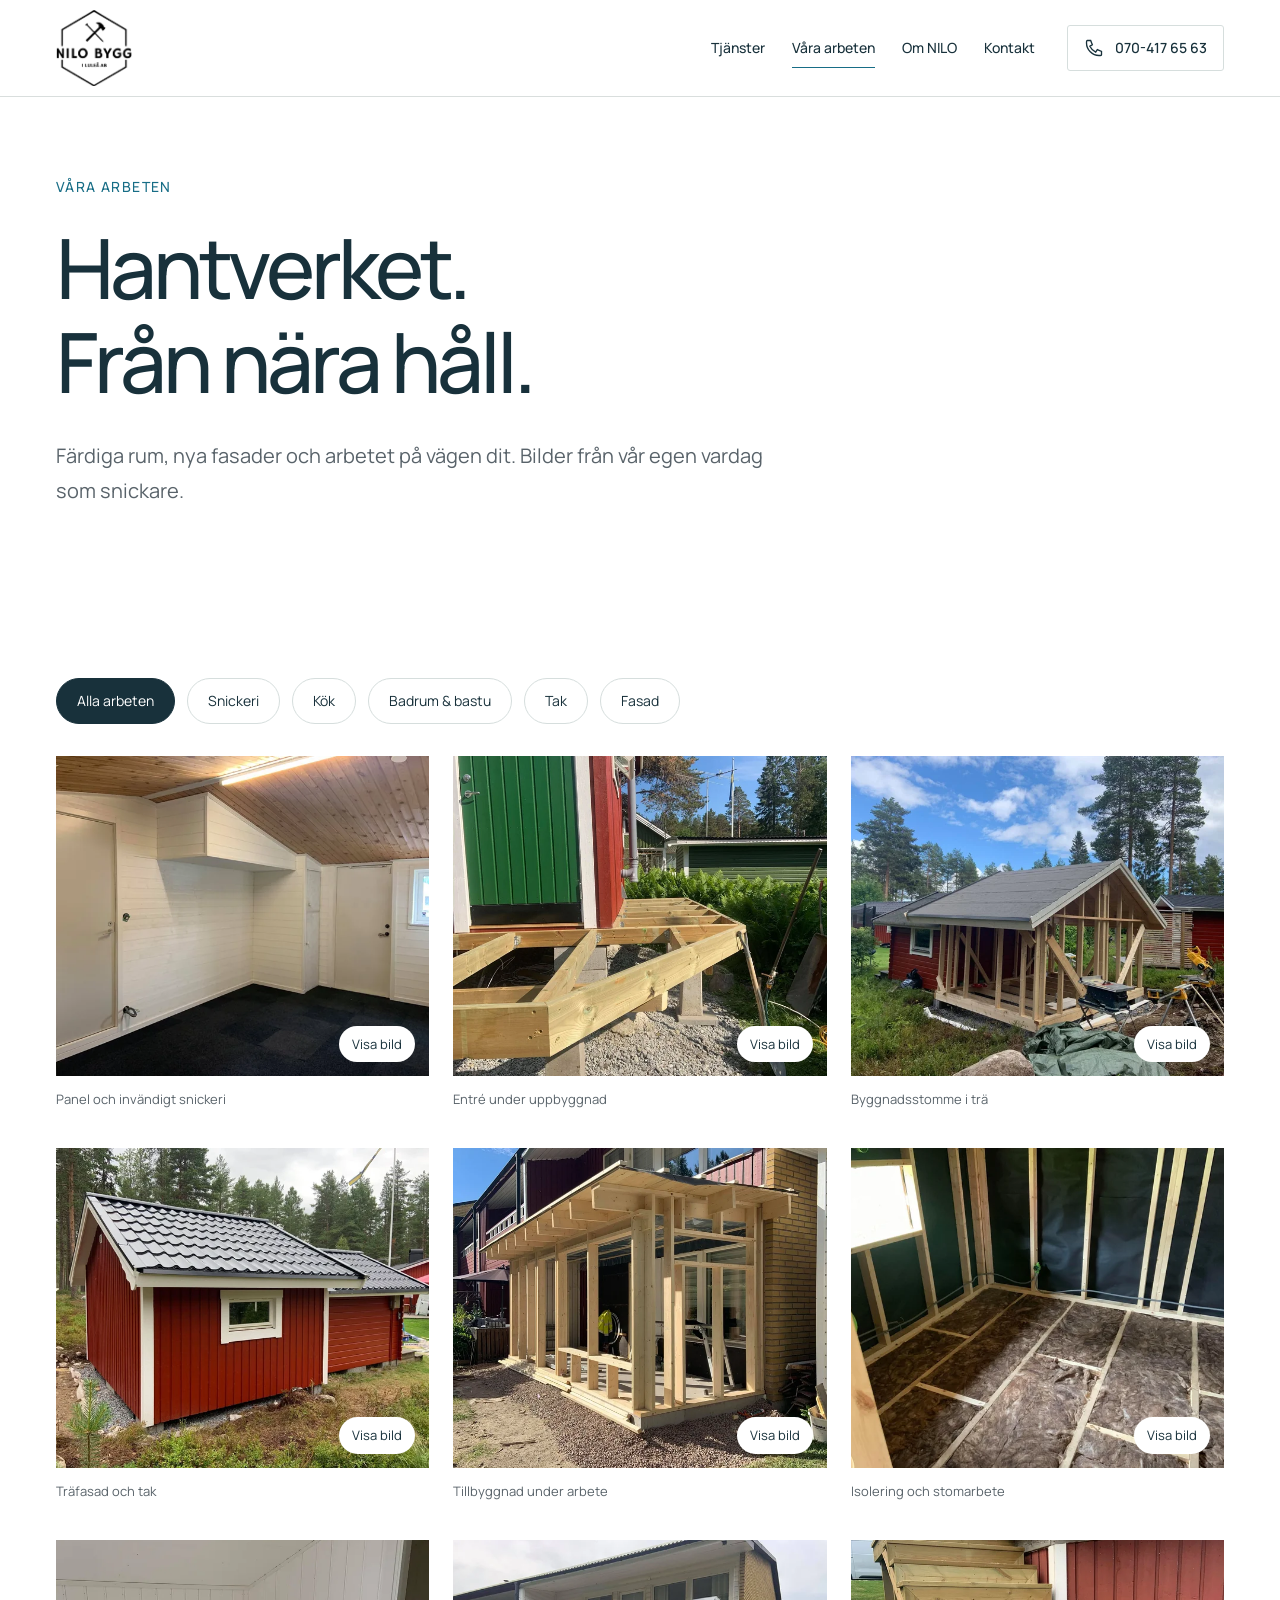
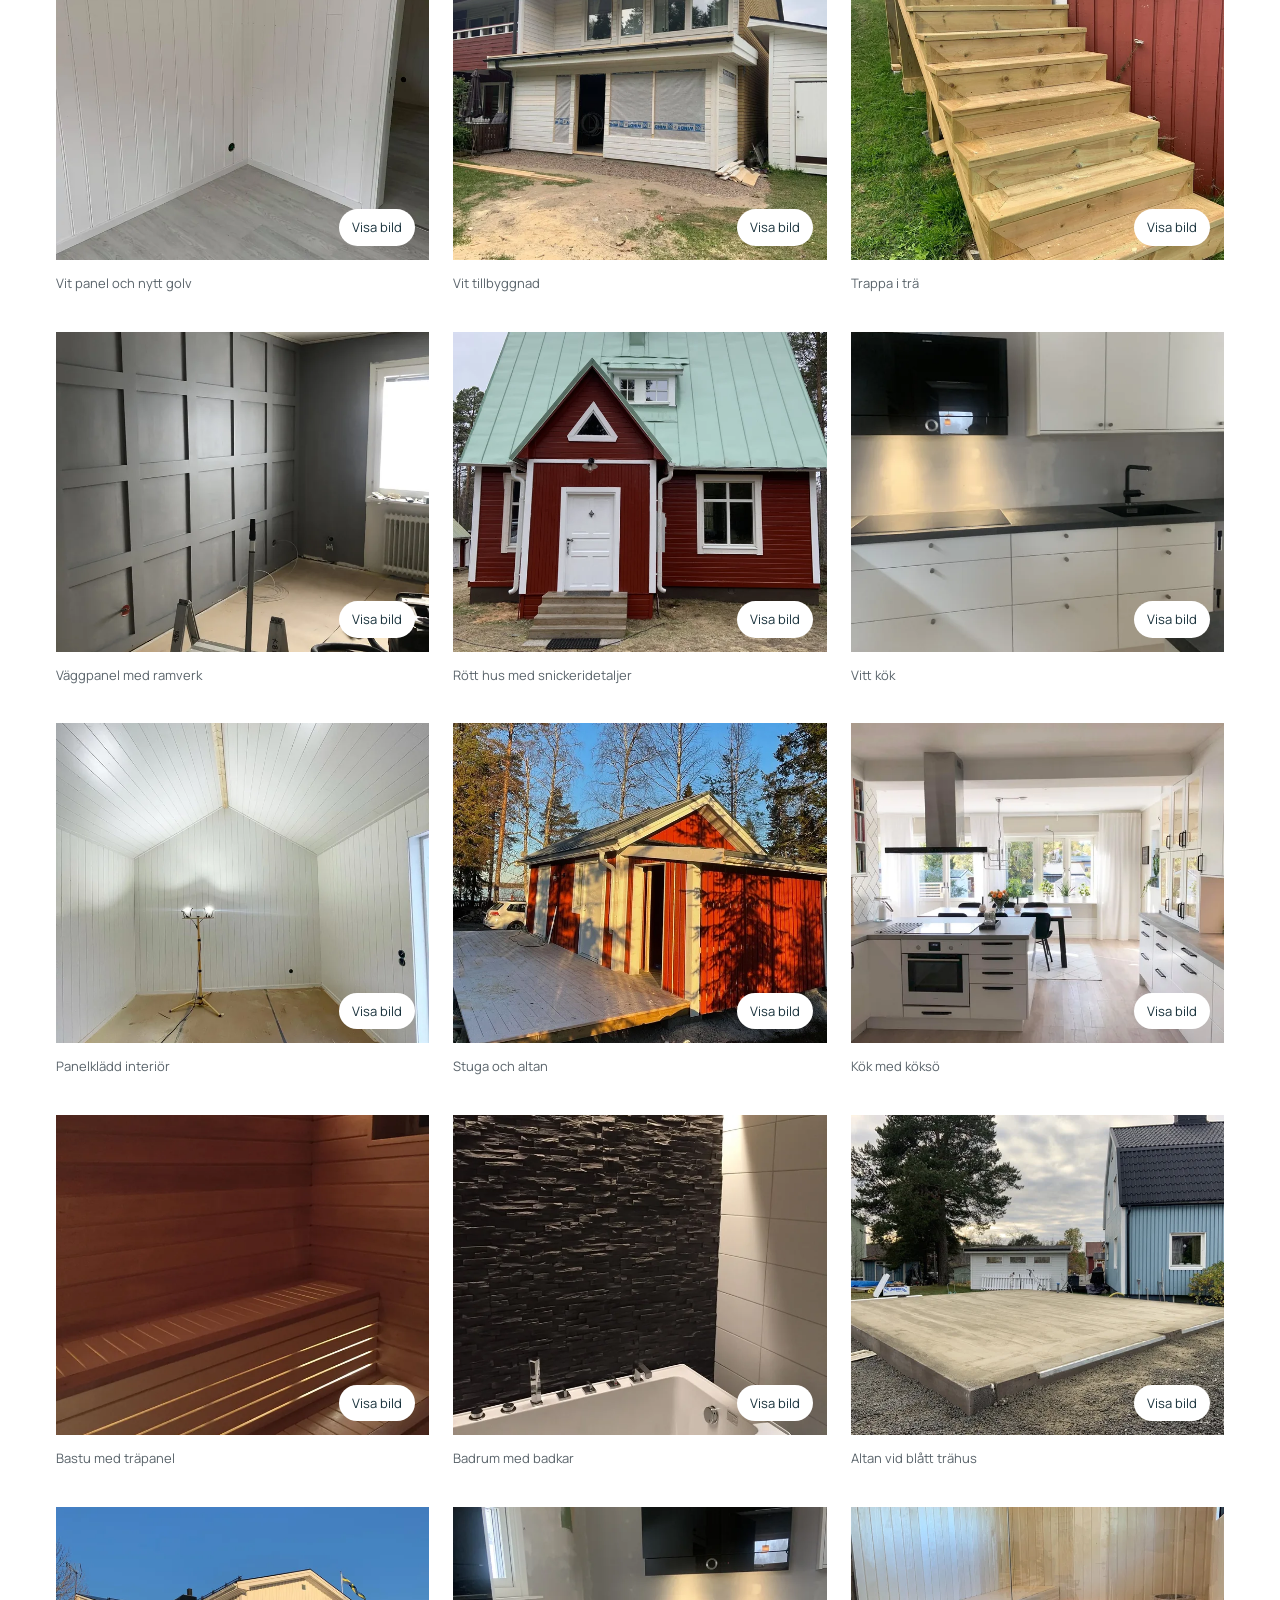
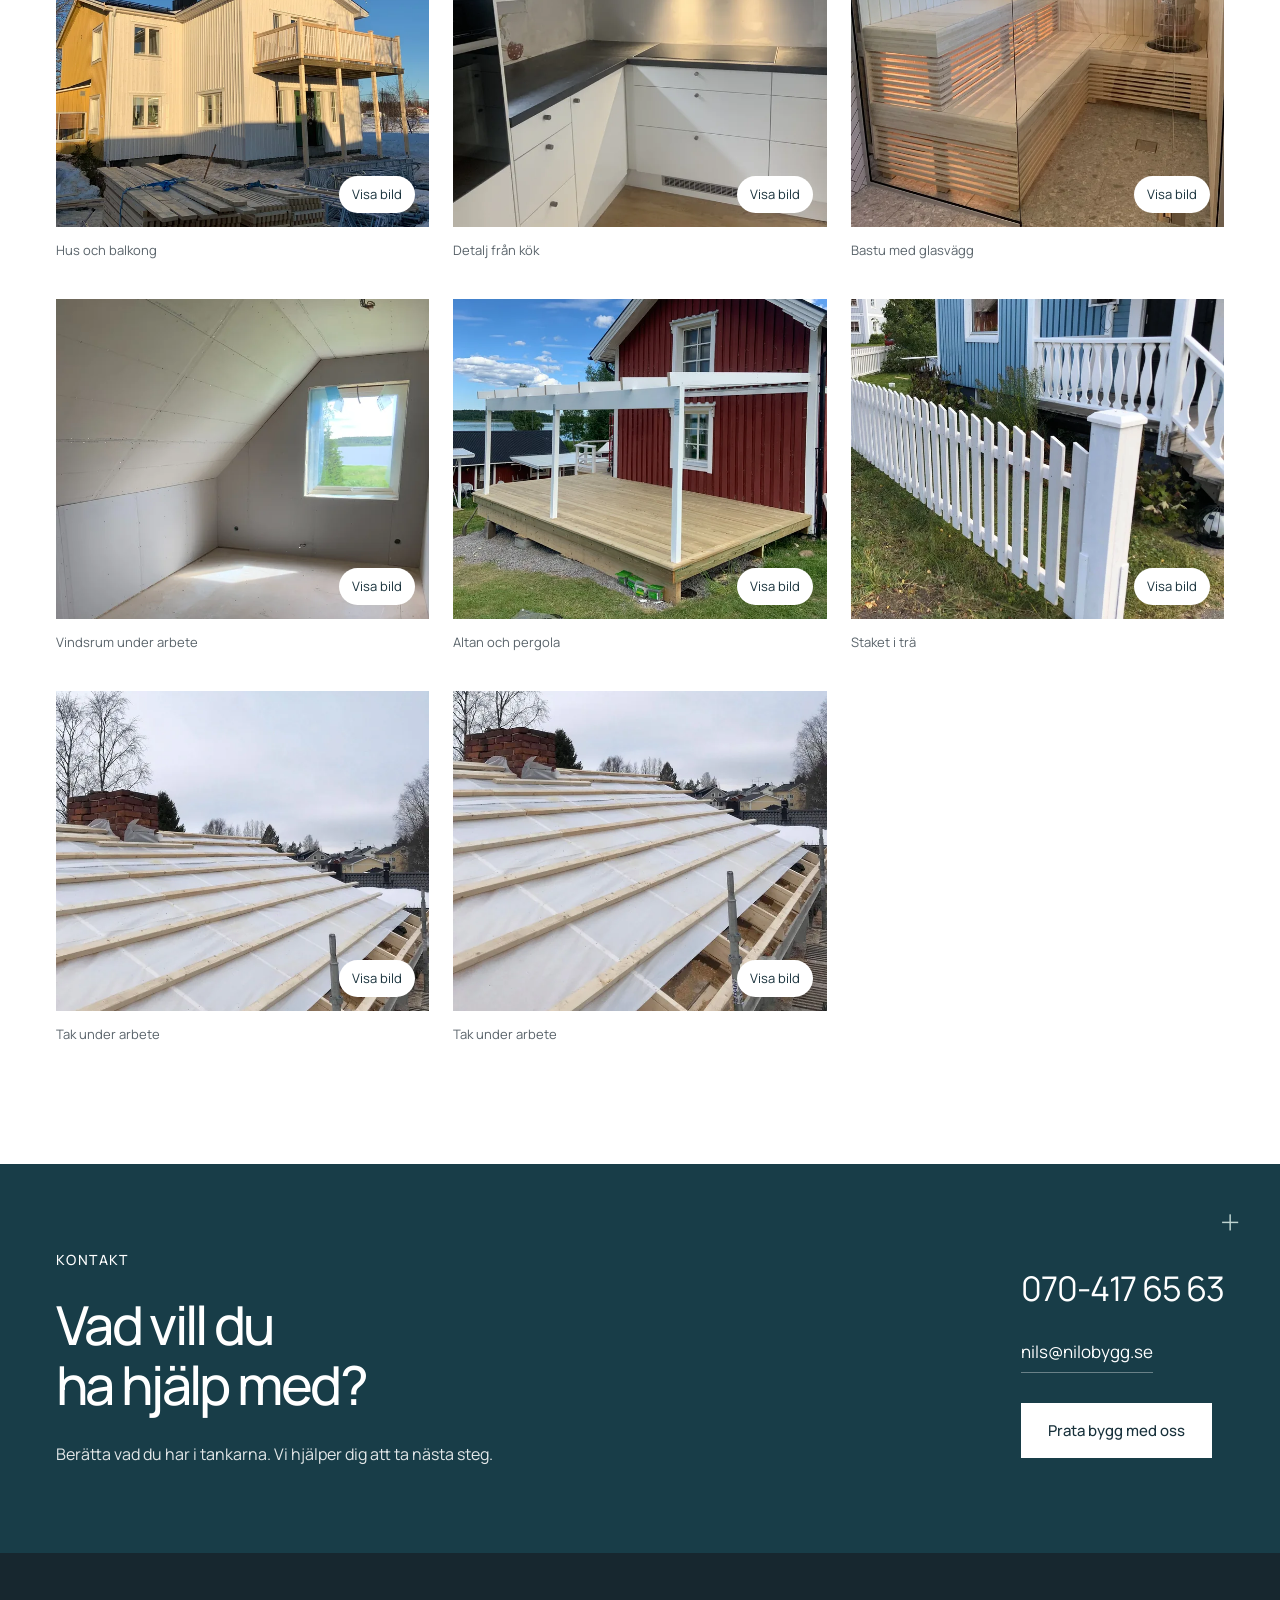
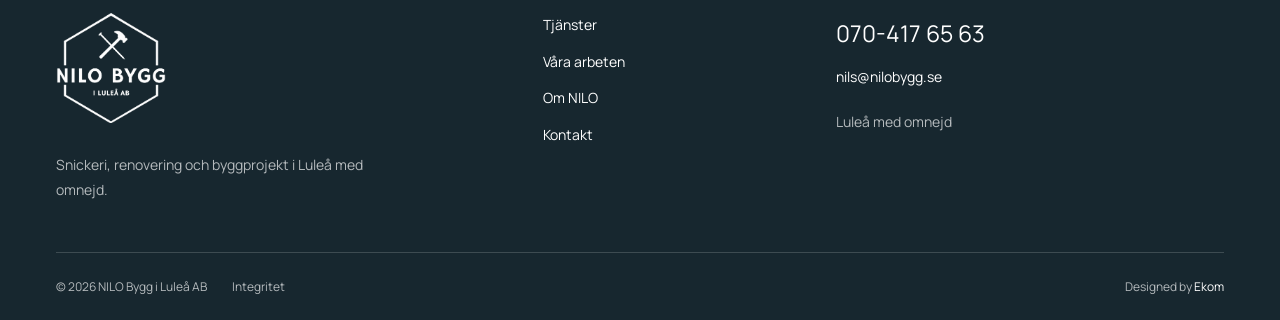
<file: vara-arbeten.html>
<!doctype html><html lang="sv"><head><meta charset="utf-8"><meta name="viewport" content="width=device-width,initial-scale=1"><title>Bilder från våra bygg- och snickeriarbeten | NILO Bygg</title><meta name="description" content="Se NILO Byggs egna bilder från tillbyggnader, altaner, köksrenoveringar, bastur och snickerier."><meta name="theme-color" content="#126d91"><link rel="canonical" href="https://nilobygg.se/vara-arbeten.html"><meta property="og:type" content="website"><meta property="og:locale" content="sv_SE"><meta property="og:title" content="Bilder från våra bygg- och snickeriarbeten | NILO Bygg"><meta property="og:description" content="Se NILO Byggs egna bilder från tillbyggnader, altaner, köksrenoveringar, bastur och snickerier."><meta property="og:url" content="https://nilobygg.se/vara-arbeten.html"><meta property="og:image" content="https://nilobygg.se/assets/hero-house.webp"><meta name="twitter:card" content="summary_large_image"><link rel="icon" href="favicon.svg" type="image/svg+xml"><link rel="preload" href="assets/manrope.woff2" as="font" type="font/woff2" crossorigin><link rel="stylesheet" href="styles.css"><script defer src="script.js"></script><script type="application/ld+json">{"@context": "https://schema.org", "@type": "HomeAndConstructionBusiness", "name": "NILO Bygg i Luleå AB", "url": "https://nilobygg.se", "telephone": "+46704176563", "email": "nils@nilobygg.se", "areaServed": "Luleå med omnejd", "image": "https://nilobygg.se/assets/hero-house.webp", "description": "Snickeri, renovering och byggprojekt i Luleå med omnejd.", "address": {"@type": "PostalAddress", "streetAddress": "Yrkesgatan 18", "postalCode": "974 34", "addressLocality": "Luleå", "addressCountry": "SE"}}</script></head><body class="nilo inner"><a class="skip" href="#main">Hoppa till innehållet</a><header class="site-header"><div class="nav-wrap"><a class="brand" href="index.html" aria-label="NILO Bygg i Luleå AB – startsida"><img src="assets/logo-transparent.png" alt="NILO Bygg i Luleå AB" class="" loading="eager" decoding="async" fetchpriority="high" width="1254" height="1254"></a><nav class="desktop-nav" aria-label="Huvudmeny"><a href="tjanster.html">Tjänster</a><a href="vara-arbeten.html" aria-current="page">Våra arbeten</a><a href="om-oss.html">Om NILO</a><a href="kontakt.html">Kontakt</a></nav><a class="header-contact" aria-label="Ring 070-417 65 63" href="tel:+46704176563"><svg class="phone-icon" aria-hidden="true" width="20" height="20" viewBox="0 0 24 24" fill="none" stroke="currentColor" stroke-width="1.6"><path d="M8 3H4c-1 0-1 2-1 3 0 8 7 15 15 15 1 0 3 0 3-1v-4l-5-2-2 3a15 15 0 0 1-7-7l3-2-2-5Z"/></svg><span>070-417 65 63</span></a><button class="menu-toggle" aria-expanded="false" aria-controls="mobile-nav" aria-label="Öppna meny"><span></span><span></span><b class="menu-word">Meny</b></button></div><nav id="mobile-nav" hidden aria-label="Mobilmeny"><a href="tjanster.html">Tjänster</a><a href="vara-arbeten.html" aria-current="page">Våra arbeten</a><a href="om-oss.html">Om NILO</a><a href="kontakt.html">Kontakt</a><p class="menu-contact-label">Låt oss prata om ditt projekt</p><a class="nav-phone" href="tel:+46704176563">070-417 65 63</a><a href="mailto:nils@nilobygg.se">nils@nilobygg.se</a></nav></header><main id="main"><section class="page-title wrap"><p class="label">Våra arbeten</p><h1>Hantverket.<br>Från nära håll.</h1><p>Färdiga rum, nya fasader och arbetet på vägen dit. Bilder från vår egen vardag som snickare.</p></section><section class="section wrap catalog"><div class="catalog-controls"><button data-filter="alla" aria-pressed="true">Alla arbeten</button><button data-filter="snickeri" aria-pressed="false">Snickeri</button><button data-filter="kok" aria-pressed="false">Kök</button><button data-filter="badrum" aria-pressed="false">Badrum & bastu</button><button data-filter="tak" aria-pressed="false">Tak</button><button data-filter="fasad" aria-pressed="false">Fasad</button></div><div class="gallery"><figure data-category="snickeri"><a class="gallery-open" href="assets/project-panelrum.webp" data-caption="Panel och invändigt snickeri" aria-label="Visa större bild: Panel och invändigt snickeri"><img src="assets/project-panelrum-720.webp" alt="Rum med vit väggpanel, träklätt tak och mörkt golv" class="" loading="lazy" decoding="async" width="720" height="540"><span class="zoom-label">Visa bild</span></a><figcaption>Panel och invändigt snickeri</figcaption></figure><figure data-category="snickeri"><a class="gallery-open" href="assets/project-entreram.webp" data-caption="Entré under uppbyggnad" aria-label="Visa större bild: Entré under uppbyggnad"><img src="assets/project-entreram-720.webp" alt="Trästomme för en entré framför grön dörr på rött hus" class="" loading="lazy" decoding="async" width="720" height="960"><span class="zoom-label">Visa bild</span></a><figcaption>Entré under uppbyggnad</figcaption></figure><figure data-category="snickeri"><a class="gallery-open" href="assets/project-stuga-stomme.webp" data-caption="Byggnadsstomme i trä" aria-label="Visa större bild: Byggnadsstomme i trä"><img src="assets/project-stuga-stomme-720.webp" alt="Röd mindre byggnad med ny trästomme och mörkt tak" class="" loading="lazy" decoding="async" width="720" height="540"><span class="zoom-label">Visa bild</span></a><figcaption>Byggnadsstomme i trä</figcaption></figure><figure data-category="fasad"><a class="gallery-open" href="assets/project-stuga-rod.webp" data-caption="Träfasad och tak" aria-label="Visa större bild: Träfasad och tak"><img src="assets/project-stuga-rod-720.webp" alt="Röd mindre byggnad med vitmålade detaljer och svart tak" class="" loading="lazy" decoding="async" width="720" height="540"><span class="zoom-label">Visa bild</span></a><figcaption>Träfasad och tak</figcaption></figure><figure data-category="snickeri"><a class="gallery-open" href="assets/project-tillbyggnad-stomme.webp" data-caption="Tillbyggnad under arbete" aria-label="Visa större bild: Tillbyggnad under arbete"><img src="assets/project-tillbyggnad-stomme-720.webp" alt="Tillbyggnad med synlig trästomme intill ett bostadshus" class="" loading="lazy" decoding="async" width="720" height="960"><span class="zoom-label">Visa bild</span></a><figcaption>Tillbyggnad under arbete</figcaption></figure><figure data-category="snickeri"><a class="gallery-open" href="assets/project-isolering.webp" data-caption="Isolering och stomarbete" aria-label="Visa större bild: Isolering och stomarbete"><img src="assets/project-isolering-720.webp" alt="Isolerat golvbjälklag och väggreglar inomhus" class="" loading="lazy" decoding="async" width="720" height="540"><span class="zoom-label">Visa bild</span></a><figcaption>Isolering och stomarbete</figcaption></figure><figure data-category="snickeri"><a class="gallery-open" href="assets/project-panelrum-vitt.webp" data-caption="Vit panel och nytt golv" aria-label="Visa större bild: Vit panel och nytt golv"><img src="assets/project-panelrum-vitt-720.webp" alt="Ljust rum med vitmålad träpanel och grått golv" class="" loading="lazy" decoding="async" width="720" height="960"><span class="zoom-label">Visa bild</span></a><figcaption>Vit panel och nytt golv</figcaption></figure><figure data-category="snickeri"><a class="gallery-open" href="assets/project-tillbyggnad-vit.webp" data-caption="Vit tillbyggnad" aria-label="Visa större bild: Vit tillbyggnad"><img src="assets/project-tillbyggnad-vit-720.webp" alt="Två våningar med vit träfasad och stora fönster intill rött hus" class="" loading="lazy" decoding="async" width="720" height="540"><span class="zoom-label">Visa bild</span></a><figcaption>Vit tillbyggnad</figcaption></figure><figure data-category="snickeri"><a class="gallery-open" href="assets/project-trappa.webp" data-caption="Trappa i trä" aria-label="Visa större bild: Trappa i trä"><img src="assets/project-trappa-720.webp" alt="Utvändig trätrappa intill en röd träfasad" class="" loading="lazy" decoding="async" width="720" height="960"><span class="zoom-label">Visa bild</span></a><figcaption>Trappa i trä</figcaption></figure><figure data-category="snickeri"><a class="gallery-open" href="assets/project-vaggpanel.webp" data-caption="Väggpanel med ramverk" aria-label="Visa större bild: Väggpanel med ramverk"><img src="assets/project-vaggpanel-720.webp" alt="Mörk vägg med rutmönstrad panel under arbete" class="" loading="lazy" decoding="async" width="720" height="711"><span class="zoom-label">Visa bild</span></a><figcaption>Väggpanel med ramverk</figcaption></figure><figure data-category="fasad"><a class="gallery-open" href="assets/project-hus-rott.webp" data-caption="Rött hus med snickeridetaljer" aria-label="Visa större bild: Rött hus med snickeridetaljer"><img src="assets/project-hus-rott-720.webp" alt="Rött trähus med vitt snickeri, grön takplåt och entrétrappa" class="" loading="lazy" decoding="async" width="720" height="960"><span class="zoom-label">Visa bild</span></a><figcaption>Rött hus med snickeridetaljer</figcaption></figure><figure data-category="kok"><a class="gallery-open" href="assets/project-kok-vitt.webp" data-caption="Vitt kök" aria-label="Visa större bild: Vitt kök"><img src="assets/project-kok-vitt-720.webp" alt="Ljust kök med vita skåp och mörk arbetsbänk" class="" loading="lazy" decoding="async" width="720" height="960"><span class="zoom-label">Visa bild</span></a><figcaption>Vitt kök</figcaption></figure><figure data-category="snickeri"><a class="gallery-open" href="assets/project-snickeri-vitt.webp" data-caption="Panelklädd interiör" aria-label="Visa större bild: Panelklädd interiör"><img src="assets/project-snickeri-vitt-720.webp" alt="Rum med vitmålat snedtak och väggpanel" class="" loading="lazy" decoding="async" width="720" height="720"><span class="zoom-label">Visa bild</span></a><figcaption>Panelklädd interiör</figcaption></figure><figure data-category="snickeri"><a class="gallery-open" href="assets/project-stuga-altan.webp" data-caption="Stuga och altan" aria-label="Visa större bild: Stuga och altan"><img src="assets/project-stuga-altan-720.webp" alt="Röd mindre byggnad med altan i kvällssol" class="" loading="lazy" decoding="async" width="720" height="812"><span class="zoom-label">Visa bild</span></a><figcaption>Stuga och altan</figcaption></figure><figure data-category="kok"><a class="gallery-open" href="assets/project-kok-oppet.webp" data-caption="Kök med köksö" aria-label="Visa större bild: Kök med köksö"><img src="assets/project-kok-oppet-720.webp" alt="Ljust öppet kök med köksö, vita skåp och trägolv" class="" loading="lazy" decoding="async" width="720" height="540"><span class="zoom-label">Visa bild</span></a><figcaption>Kök med köksö</figcaption></figure><figure data-category="badrum"><a class="gallery-open" href="assets/project-bastu-mork.webp" data-caption="Bastu med träpanel" aria-label="Visa större bild: Bastu med träpanel"><img src="assets/project-bastu-mork-720.webp" alt="Träklädd bastu med sittbänkar och varm belysning" class="" loading="lazy" decoding="async" width="720" height="960"><span class="zoom-label">Visa bild</span></a><figcaption>Bastu med träpanel</figcaption></figure><figure data-category="badrum"><a class="gallery-open" href="assets/project-badrum.webp" data-caption="Badrum med badkar" aria-label="Visa större bild: Badrum med badkar"><img src="assets/project-badrum-720.webp" alt="Badrum med vitt badkar, ljusa plattor och mörk stenvägg" class="" loading="lazy" decoding="async" width="720" height="960"><span class="zoom-label">Visa bild</span></a><figcaption>Badrum med badkar</figcaption></figure><figure data-category="snickeri"><a class="gallery-open" href="assets/project-altan-bred.webp" data-caption="Altan vid blått trähus" aria-label="Visa större bild: Altan vid blått trähus"><img src="assets/project-altan-bred-720.webp" alt="Bred trallaltan intill ett blått trähus" class="" loading="lazy" decoding="async" width="720" height="540"><span class="zoom-label">Visa bild</span></a><figcaption>Altan vid blått trähus</figcaption></figure><figure data-category="fasad"><a class="gallery-open" href="assets/project-hus-vinter.webp" data-caption="Hus och balkong" aria-label="Visa större bild: Hus och balkong"><img src="assets/project-hus-vinter-720.webp" alt="Ljus villa med balkong och pågående markarbeten i vinterljus" class="" loading="lazy" decoding="async" width="720" height="960"><span class="zoom-label">Visa bild</span></a><figcaption>Hus och balkong</figcaption></figure><figure data-category="kok"><a class="gallery-open" href="assets/project-kok-detalj.webp" data-caption="Detalj från kök" aria-label="Visa större bild: Detalj från kök"><img src="assets/project-kok-detalj-720.webp" alt="Kökshörn med vita skåp, mörk bänk och rostfri väggyta" class="" loading="lazy" decoding="async" width="720" height="607"><span class="zoom-label">Visa bild</span></a><figcaption>Detalj från kök</figcaption></figure><figure data-category="badrum"><a class="gallery-open" href="assets/project-bastu-ljus.webp" data-caption="Bastu med glasvägg" aria-label="Visa större bild: Bastu med glasvägg"><img src="assets/project-bastu-ljus-720.webp" alt="Ljus träbastu med glasvägg och sittbänkar" class="" loading="lazy" decoding="async" width="720" height="723"><span class="zoom-label">Visa bild</span></a><figcaption>Bastu med glasvägg</figcaption></figure><figure data-category="snickeri"><a class="gallery-open" href="assets/project-vind.webp" data-caption="Vindsrum under arbete" aria-label="Visa större bild: Vindsrum under arbete"><img src="assets/project-vind-720.webp" alt="Ljust vindsrum med snedtak under renovering" class="" loading="lazy" decoding="async" width="720" height="682"><span class="zoom-label">Visa bild</span></a><figcaption>Vindsrum under arbete</figcaption></figure><figure data-category="snickeri"><a class="gallery-open" href="assets/project-altan-pergola.webp" data-caption="Altan och pergola" aria-label="Visa större bild: Altan och pergola"><img src="assets/project-altan-pergola-720.webp" alt="Träaltan med vit pergolastomme intill ett rött hus" class="" loading="lazy" decoding="async" width="720" height="624"><span class="zoom-label">Visa bild</span></a><figcaption>Altan och pergola</figcaption></figure><figure data-category="snickeri"><a class="gallery-open" href="assets/project-staket.webp" data-caption="Staket i trä" aria-label="Visa större bild: Staket i trä"><img src="assets/project-staket-720.webp" alt="Vitt trästaket vid veranda och blå träfasad" class="" loading="lazy" decoding="async" width="720" height="720"><span class="zoom-label">Visa bild</span></a><figcaption>Staket i trä</figcaption></figure><figure data-category="tak"><a class="gallery-open" href="assets/project-tak-arbete.webp" data-caption="Tak under arbete" aria-label="Visa större bild: Tak under arbete"><img src="assets/project-tak-arbete-720.webp" alt="Tak under arbete med vit duk och träreglar" class="" loading="lazy" decoding="async" width="720" height="960"><span class="zoom-label">Visa bild</span></a><figcaption>Tak under arbete</figcaption></figure><figure data-category="tak"><a class="gallery-open" href="assets/project-tak-crop.webp" data-caption="Tak under arbete" aria-label="Visa större bild: Tak under arbete"><img src="assets/project-tak-crop-720.webp" alt="Tak under arbete med vit duk och träreglar" class="" loading="lazy" decoding="async" width="720" height="720"><span class="zoom-label">Visa bild</span></a><figcaption>Tak under arbete</figcaption></figure></div></section><section class="contact-cta"><div class="wrap"><div><p class="label">Kontakt</p><h2>Vad vill du<br>ha hjälp med?</h2><p>Berätta vad du har i tankarna. Vi hjälper dig att ta nästa steg.</p></div><div class="cta-links"><a href="tel:+46704176563">070-417 65 63</a><a href="mailto:nils@nilobygg.se">nils@nilobygg.se</a><a class="button light" href="kontakt.html">Prata bygg med oss</a></div></div></section></main><footer><div class="footer-main wrap"><div><a class="brand" href="index.html" aria-label="NILO Bygg i Luleå AB – startsida"><img src="assets/logo-transparent.png" alt="NILO Bygg i Luleå AB" class="" loading="eager" decoding="async" fetchpriority="high" width="1254" height="1254"></a><p>Snickeri, renovering och byggprojekt i Luleå med omnejd.</p></div><div class="footer-nav"><a href="tjanster.html">Tjänster</a><a href="vara-arbeten.html">Våra arbeten</a><a href="om-oss.html">Om NILO</a><a href="kontakt.html">Kontakt</a></div><div class="footer-contact"><a href="tel:+46704176563">070-417 65 63</a><a href="mailto:nils@nilobygg.se">nils@nilobygg.se</a><p>Luleå med omnejd</p></div></div><div class="footer-bottom wrap"><span>© 2026 NILO Bygg i Luleå AB</span><a href="integritet.html">Integritet</a><span class="credit">Designed by <a href="https://ekom.se/">Ekom</a></span></div></footer><nav class="mobile-contact" aria-label="Snabbkontakt"><a href="tel:+46704176563">Ring oss</a><a href="kontakt.html">Prata bygg med oss</a></nav><dialog class="lightbox" aria-label="Bildvisning"><button class="close-lightbox" aria-label="Stäng bildvisning">Stäng ×</button><img alt=""><p class="lightbox-caption"></p><div class="lightbox-actions"><button data-direction="-1" aria-label="Föregående bild">Föregående</button><span class="lightbox-counter" aria-live="polite"></span><button data-direction="1" aria-label="Nästa bild">Nästa</button></div></dialog></body></html>
</file>
<file: styles.css>
@font-face{font-family:Manrope;src:url('assets/manrope.woff2') format('woff2');font-weight:200 800;font-display:swap}*{box-sizing:border-box}html{scroll-behavior:smooth;scroll-padding-top:30px}body{--ink:#172b36;--muted:#5b6c74;--accent:#165dbe;--pale:#edf3f8;--line:#dce4e8;--paper:#fff;margin:0;background:var(--paper);color:var(--ink);font:400 16px/1.75 Manrope,Arial,sans-serif;-webkit-font-smoothing:antialiased}body.menu-open,body.modal-open{overflow:hidden}a{color:inherit;text-decoration:none}button,input,select,textarea{font:inherit}button{cursor:pointer}img{display:block;width:100%;height:auto}h1,h2,h3,p,figure,blockquote{margin:0}h1,h2,h3{line-height:1.12;letter-spacing:-.05em;font-weight:500;text-wrap:balance}h1{font-size:clamp(3.1rem,6.5vw,6.5rem)}h2{font-size:clamp(2.2rem,4vw,4rem)}h3{font-size:1.65rem;letter-spacing:-.035em}p{color:var(--muted)}p+p{margin-top:20px}button,a,input,textarea,select{-webkit-tap-highlight-color:transparent}:focus-visible{outline:3px solid var(--accent);outline-offset:5px}::selection{background:var(--accent);color:#fff}[hidden]{display:none!important}.wrap{width:calc(100% - 112px);max-width:1360px;margin-inline:auto}.section{padding-block:110px}.label{font-size:12px;font-weight:650;letter-spacing:.16em;text-transform:uppercase;color:var(--accent);margin-bottom:23px;line-height:1.6}.button{display:inline-flex;align-items:center;justify-content:center;min-height:54px;padding:16px 26px;gap:12px;background:var(--accent);color:#fff;font-size:15px;font-weight:600;border:1px solid var(--accent);border-radius:3px;line-height:1.4;transition:background .18s,transform .18s}.button:hover{transform:translateY(-2px);filter:brightness(.94)}.button.light{background:#fff;border-color:#fff;color:var(--ink)}.button.outline{background:transparent;border-color:#ffffff6b;color:#fff}.button.secondary{background:transparent;color:var(--ink);border-color:var(--line)}.text-link{display:inline-block;font-size:15px;border-bottom:1px solid currentColor;padding-bottom:6px}.text-link:hover{color:var(--accent)}.skip{position:fixed;top:-100px;left:15px;z-index:100;background:white;color:#111;padding:15px}.skip:focus{top:10px}.site-header{position:absolute;top:0;left:0;width:100%;z-index:20;color:#fff;border-bottom:1px solid #ffffff3b}.nav-wrap{height:104px;max-width:1600px;padding-inline:56px;margin:auto;display:flex;align-items:center;gap:36px;justify-content:space-between}.brand{display:block;flex-shrink:0;line-height:1.1}.brand img{width:190px;height:60px;object-fit:contain}.desktop-nav{display:flex;align-items:center;gap:27px;margin-left:auto}.desktop-nav a{font-size:14px;padding:13px 0;border-bottom:1px solid transparent}.desktop-nav a:hover,.desktop-nav a[aria-current]{border-color:currentColor}.header-contact{display:flex;gap:11px;align-items:center;font-size:15px;font-weight:550;white-space:nowrap}.phone-icon{font-size:23px;font-family:Arial,sans-serif}.menu-toggle{display:none}.hero{min-height:100svh;position:relative;isolation:isolate;display:flex;flex-direction:column;overflow:hidden;color:#fff;background:#1b292f}.hero-bg{position:absolute;inset:0;z-index:-2;width:100%;height:100%;object-fit:cover}.hero:after{content:'';position:absolute;inset:0;z-index:-1;background:linear-gradient(90deg,#081821b3,transparent 90%),linear-gradient(0deg,#0c1a1c9c,transparent 70%)}.hero-inner{padding-top:175px;padding-bottom:90px;display:flex;align-items:center;flex:1;width:100%}.hero-content{max-width:820px}.hero h1{font-size:clamp(3.6rem,7.2vw,7.1rem);line-height:1.06;letter-spacing:-.055em}.hero h1 em{font-style:normal}.hero .label{color:#fff}.hero-content>p:not(.label){font-size:18px;line-height:1.7;max-width:530px;color:#e8edf0;margin-top:28px}.hero-actions{display:flex;gap:13px;flex-wrap:wrap;margin-top:32px}.hero-bottom{padding-block:23px;display:flex;align-items:center;justify-content:space-between;border-top:1px solid #ffffff47;gap:30px;font-size:13px}.hero-bottom p{color:#fff}.hero-bottom a{border-bottom:1px solid #ffffff7a;padding-bottom:4px}.trustbar{border-bottom:1px solid var(--line);background:var(--pale)}.trustbar .wrap{display:flex;gap:30px;justify-content:space-between;padding-block:26px;font-size:14px}.section-heading{display:grid;grid-template-columns:1.25fr 1fr;gap:80px;align-items:end;margin-bottom:48px}.section-heading>p{max-width:420px;justify-self:end;font-size:17px}.section-heading h2{max-width:800px}.split{display:grid;grid-template-columns:1fr 1fr;gap:80px;align-items:center;padding-block:100px}.split.reverse .split-image{order:2}.split-image{height:620px}.split-image img{height:100%;object-fit:cover}.split-copy h2{margin-bottom:28px}.split-copy>p:not(.label){max-width:530px}.split-copy .button,.split-copy .text-link{margin-top:30px}.pale{background:var(--pale)}.dark-section{background:var(--ink);color:#fff}.dark-section p{color:#cdd7da}.dark-section .label{color:#cdd7da}.cards{display:grid;grid-template-columns:repeat(3,1fr);gap:24px}.cards a>img{height:340px;object-fit:cover;transition:filter .25s}.cards a:hover>img{filter:brightness(.91)}.cards h3{margin:21px 0 12px}.cards p{font-size:15px}.cards .text-link{margin-top:20px}.editorial-row{display:grid;grid-template-columns:1.1fr 1fr;gap:60px;align-items:center;padding-block:44px;border-top:1px solid var(--line)}.editorial-row:last-child{border-bottom:1px solid var(--line)}.editorial-row h3{font-size:35px}.editorial-row .text-link{margin-top:20px}.editorial-row img{height:330px;object-fit:cover}.editorial-row p{max-width:490px;margin-top:20px}.quote-grid{display:grid;grid-template-columns:repeat(3,1fr);gap:40px}.quote-grid blockquote{font-size:24px;line-height:1.45;letter-spacing:-.025em;margin-bottom:25px}.quote-grid article{border-top:1px solid var(--line);padding-top:26px}.quote-grid article>p{font-size:14px}.quote-grid article>span{display:block;color:var(--muted);font-size:12px}.quote-mark{font:60px/1 Georgia,serif;color:var(--accent)}.review-head{display:flex;align-items:end;justify-content:space-between;gap:40px;margin-bottom:50px}.rating{display:flex;gap:22px;align-items:center}.rating strong{font-size:58px;line-height:1;letter-spacing:-.05em;font-weight:500}.rating strong small{font-size:21px;color:var(--muted)}.rating span{font-size:13px}.source-note{font-size:12px;color:var(--muted);margin-top:26px}.source-note a{text-decoration:underline}.process-list{display:grid;grid-template-columns:repeat(3,1fr);gap:50px}.process-list>div{border-top:1px solid var(--line);padding-top:25px}.process-list h3{font-size:23px;margin-bottom:17px}.faq{max-width:900px;margin-inline:auto}.faq details{border-bottom:1px solid var(--line);padding:24px 0}.faq summary{font-size:18px;font-weight:550;cursor:pointer;list-style:none;display:flex;align-items:center;justify-content:space-between;gap:30px}.faq summary:after{content:'+';font-size:25px;font-weight:400;color:var(--accent)}.faq details[open] summary:after{content:'−'}.faq summary::-webkit-details-marker{display:none}.faq p{padding-top:18px;max-width:760px}.contact-cta{background:var(--accent);color:#fff;position:relative;overflow:hidden}.contact-cta>.wrap{display:flex;align-items:center;justify-content:space-between;gap:75px;padding-block:85px}.contact-cta h2{font-size:clamp(2.5rem,4.2vw,4.3rem)}.contact-cta p{max-width:490px;margin-top:25px;color:#ffffffe0}.contact-cta .label{color:#fff;margin-top:0}.cta-links{display:flex;align-items:start;flex-direction:column;gap:18px}.cta-links>a:first-child{font-size:34px;white-space:nowrap;letter-spacing:-.035em}.cta-links>a:nth-child(2){font-size:17px;border-bottom:1px solid #ffffff59;padding-bottom:6px}.cta-links>.button{margin-top:12px}footer{background:var(--ink);color:#fff;padding-top:60px}.footer-main{display:grid;grid-template-columns:1.1fr .6fr 1fr;gap:60px;padding-bottom:50px}.footer-main .brand{display:inline-block}.footer-main p{font-size:14px;color:#ffffffad;max-width:330px;margin-top:22px}.footer-nav,.footer-contact{display:flex;flex-direction:column;gap:12px;font-size:14px}.footer-contact>a:first-child{font-size:23px}.footer-contact>a{overflow-wrap:anywhere}.footer-contact p{margin-top:8px}.footer-bottom{border-top:1px solid #ffffff2a;padding-block:23px;display:flex;flex-wrap:wrap;gap:25px;font-size:12px;color:#ffffffad}.credit{margin-left:auto}.credit a{color:#fff}.mobile-contact{display:none}.inner .site-header{position:relative;background:var(--ink)}.page-title{padding-block:90px 65px}.page-title h1{max-width:1100px}.page-title>p:not(.label){font-size:20px;max-width:730px;margin-top:30px}.page-title+.split{padding-top:10px}.gallery{display:grid;grid-template-columns:repeat(3,1fr);gap:38px 24px}.gallery-open{display:block;position:relative;overflow:hidden;background:var(--pale)}.gallery-open img{height:360px;object-fit:cover;transition:transform .35s}.gallery-open:hover img{transform:scale(1.025)}.zoom-label{position:absolute;right:14px;bottom:14px;background:#fff;color:var(--ink);padding:7px 13px;font-size:12px;border-radius:30px}.gallery figcaption{font-size:13px;line-height:1.6;padding-top:13px;color:var(--muted)}.lightbox{padding:65px 25px 22px;background:#101517;color:#fff;border:0;width:min(1200px,96vw);height:94svh;max-height:96svh;max-width:96vw;border-radius:3px}.lightbox::backdrop{background:#000d}.lightbox>img{height:calc(100% - 100px);object-fit:contain}.lightbox-caption{color:#fff;margin:14px auto 10px;font-size:14px;text-align:center;max-width:800px}.close-lightbox{position:absolute;right:20px;top:14px;border:1px solid #ffffff4b;background:none;color:#fff;padding:8px 15px;border-radius:3px;font-size:14px}.lightbox-actions{display:flex;gap:25px;align-items:center;justify-content:center}.lightbox-actions button{color:#fff;border:1px solid #ffffff4b;background:transparent;border-radius:3px;padding:7px 13px;font-size:13px;min-height:42px}.lightbox-counter{font-size:12px}.prose{max-width:840px;padding-bottom:100px}.prose h2{font-size:31px;margin:40px 0 20px}.prose h3{font-size:23px;margin:30px 0 15px}.prose p{margin-bottom:20px}.prose a{text-decoration:underline;text-underline-offset:4px}.prose ul,.prose ol{padding-left:24px;color:var(--muted)}.prose li{margin-block:9px}.error-actions{padding-bottom:100px}.contact-layout{display:grid;grid-template-columns:1.1fr 1fr;gap:90px;padding-bottom:100px}.contact-info>h2{font-size:36px;margin-bottom:25px}.contact-info dl{margin:0}.contact-info dt{font-size:12px;color:var(--muted);letter-spacing:.1em;text-transform:uppercase;margin-top:28px}.contact-info dd{margin:8px 0 0;font-size:20px}.contact-info .phone-big{font-size:40px;letter-spacing:-.04em}.contact-panel{background:var(--pale);padding:40px}.contact-panel h2{font-size:30px;margin-bottom:22px}.contact-panel>p{font-size:15px}.contact-panel .button{margin-top:25px}.contact-form{display:grid;gap:18px}.contact-form label{font-size:14px;display:grid;gap:6px}.contact-form input,.contact-form textarea,.contact-form select{background:var(--paper);border:1px solid #aab7be;border-radius:2px;padding:12px;color:var(--ink);width:100%;min-width:0}.contact-form select{appearance:none;background-image:url("data:image/svg+xml,%3Csvg xmlns='http://www.w3.org/2000/svg' width='16' height='16' viewBox='0 0 24 24'%3E%3Cpath d='m6 9 6 6 6-6' stroke='%23444' fill='none' stroke-width='2'/%3E%3C/svg%3E");background-repeat:no-repeat;background-position:right 12px center;padding-right:38px}.contact-form textarea{min-height:130px;resize:vertical}.contact-form .fine{font-size:12px}.contact-form button{margin:0}.form-result{padding:16px;background:var(--paper);font-size:14px}.frame-placeholder{padding:28px;background:var(--pale);text-align:center}.frame-placeholder>p{font-size:14px;margin-bottom:20px}.frame-placeholder iframe{border:0;width:100%;background:#fff;display:block}.video-block{position:relative;background:var(--ink)}.video-block video{width:100%;display:block;max-height:80svh;object-fit:cover}.video-block button{position:absolute;left:50%;top:50%;transform:translate(-50%,-50%);background:#fff;color:var(--ink);border:0;border-radius:50px;padding:20px 32px;font-size:15px;white-space:nowrap}.video-caption{font-size:12px;margin-top:13px}.catalog-controls{display:flex;gap:12px;flex-wrap:wrap;margin-bottom:32px}.catalog-controls button{padding:10px 20px;border:1px solid var(--line);border-radius:50px;background:transparent;color:var(--ink);font-size:14px}.catalog-controls button[aria-pressed=true]{background:var(--ink);color:#fff;border-color:var(--ink)}.product-grid{display:grid;grid-template-columns:repeat(3,1fr);gap:25px}.product-card{border:1px solid var(--line);padding:25px;display:flex;flex-direction:column;align-items:start;background:#fff}.product-card img{height:240px;object-fit:contain;margin-bottom:25px}.product-card h3{font-size:21px;margin-bottom:12px}.product-card .price{font-size:26px;font-weight:600;margin-top:auto;padding-top:20px}.product-card .price small{font-size:13px;font-weight:400}.product-card p{font-size:13px}.product-card .text-link{margin-top:18px}.product-detail{display:grid;grid-template-columns:1fr 1fr;gap:80px;padding-bottom:90px;align-items:start}.product-image{background:#f8fafb;padding:45px;position:sticky;top:30px}.product-image img{height:480px;object-fit:contain}.product-detail h2{font-size:32px;margin-bottom:20px}.product-detail ul{padding-left:23px;color:var(--muted)}.product-detail li{margin-bottom:12px}.product-price{font-size:40px;font-weight:550;letter-spacing:-.035em;margin-block:15px}.product-detail .button{margin-block:15px}.fine{font-size:12px;color:var(--muted)}.feature-photo{position:relative;min-height:600px;display:flex;align-items:end;background:var(--ink);color:white;overflow:hidden}.feature-photo>img{position:absolute;inset:0;object-fit:cover;height:100%}.feature-photo:after{content:'';position:absolute;inset:0;background:linear-gradient(transparent,#0009)}.feature-photo>div{position:relative;z-index:1;padding:55px}.feature-photo p{color:#fff;max-width:620px;margin-top:20px}
@media(max-width:1200px){.wrap{width:calc(100% - 64px)}.nav-wrap{padding-inline:32px;gap:25px}.desktop-nav{gap:20px}.desktop-nav a{font-size:13px}.brand img{width:170px}.split{gap:45px}.section-heading{gap:45px}.footer-main{gap:35px}.contact-layout{gap:45px}.product-detail{gap:45px}.hero h1{font-size:clamp(3.8rem,7.5vw,6.4rem)}}
@media(max-width:1100px){.desktop-nav{display:none}.nav-wrap{height:88px}.header-contact{margin-left:auto}.menu-toggle{display:flex;flex-direction:column;gap:7px;justify-content:center;width:32px;height:44px;border:0;background:transparent;padding:0;color:inherit}.menu-toggle span{width:26px;height:1px;background:currentColor;transition:transform .2s}.menu-toggle[aria-expanded=true] span:first-child{transform:translateY(4px) rotate(45deg)}.menu-toggle[aria-expanded=true] span:last-child{transform:translateY(-4px) rotate(-45deg)}#mobile-nav:not([hidden]){position:absolute;top:87px;background:var(--ink);color:#fff;width:100%;padding:20px 32px 35px;display:flex;flex-direction:column;max-height:calc(100svh - 87px);overflow:auto;border-top:1px solid #ffffff36}#mobile-nav>a{padding:13px 0;border-bottom:1px solid #ffffff25;font-size:21px}#mobile-nav>a:last-child{font-size:16px;overflow-wrap:anywhere}#mobile-nav .nav-phone{margin-top:20px}.section{padding-block:80px}.split{padding-block:80px}.split-image{height:500px}.cards a>img{height:270px}.gallery-open img{height:300px}.quote-grid{gap:25px}.quote-grid blockquote{font-size:22px}.product-card{padding:19px}.product-card img{height:200px}}
@media(max-width:760px){.wrap{width:calc(100% - 40px)}.nav-wrap{padding-inline:20px;height:78px;gap:20px}.brand img{width:164px;height:49px}.header-contact>span:last-child{display:none}.phone-icon{font-size:25px}.menu-toggle{width:27px}#mobile-nav:not([hidden]){top:77px;max-height:calc(100svh - 77px);padding-inline:23px}#mobile-nav>a{font-size:21px}.hero-inner{padding-top:137px;padding-bottom:60px}.hero h1{font-size:clamp(3.15rem,11vw,5.2rem);line-height:1.07}.hero .label{font-size:12px;letter-spacing:.11em}.hero-content>p:not(.label){font-size:16px;margin-top:25px;max-width:440px}.hero-actions{gap:10px;margin-top:27px}.button{font-size:14px;padding:15px 20px;min-height:52px}.hero-bottom{gap:18px;font-size:12px;align-items:start;padding-top:20px;padding-bottom:86px}.hero-bottom>span{max-width:155px}.hero-bottom>a{text-align:right;max-width:150px}.hero-bg{object-position:58% center}.hero:after{background:linear-gradient(90deg,#081821a8,#0818213d),linear-gradient(0deg,#081821b3,transparent)}.trustbar .wrap{gap:14px;padding-block:23px;flex-wrap:wrap;font-size:13px}.trustbar .wrap>span{flex:1;min-width:140px}.section{padding-block:62px}.section-heading{grid-template-columns:1fr;gap:22px;margin-bottom:35px}.section-heading>p{justify-self:start;font-size:16px;max-width:500px}h2{font-size:clamp(2.1rem,8.6vw,3.1rem)}h3{font-size:25px}.label{font-size:12px;margin-bottom:19px}.split{grid-template-columns:1fr;padding-block:60px;gap:34px}.split.reverse .split-image{order:0}.split-image{height:410px}.split-copy h2{margin-bottom:25px}.split-copy p{font-size:16px}.cards{grid-template-columns:1fr;gap:38px}.cards a>img{height:360px}.cards h3{font-size:29px;margin-top:20px}.cards p{font-size:16px}.editorial-row{grid-template-columns:1fr;gap:28px;padding-block:35px}.editorial-row img{height:330px}.editorial-row h3{font-size:32px}.quote-grid{grid-template-columns:1fr;gap:35px}.quote-grid blockquote{font-size:25px;margin-bottom:20px}.quote-grid article>p{font-size:14px}.review-head{align-items:start;flex-direction:column;gap:30px;margin-bottom:35px}.rating strong{font-size:52px}.process-list{grid-template-columns:1fr;gap:32px}.process-list>div{padding-top:22px}.process-list h3{font-size:23px}.contact-cta>.wrap{flex-direction:column;align-items:start;padding-block:62px;gap:36px}.contact-cta h2{font-size:40px}.cta-links>a:first-child{font-size:32px}.cta-links>a:nth-child(2){font-size:16px;overflow-wrap:anywhere}.contact-cta p{margin-top:22px}footer{padding-top:40px;padding-bottom:70px}.footer-main{grid-template-columns:1fr;gap:32px;padding-bottom:35px}.footer-main .brand img{width:210px}.footer-main p{max-width:400px}.footer-nav{flex-direction:row;flex-wrap:wrap;gap:14px 23px}.footer-contact{gap:10px}.footer-bottom{gap:13px 20px;font-size:12px}.footer-bottom>span:first-child{width:100%}.mobile-contact{position:fixed;bottom:0;left:0;width:100%;display:grid;grid-template-columns:1fr 1fr;z-index:25;box-shadow:0 -2px 16px #0001;background:var(--paper);padding-bottom:env(safe-area-inset-bottom);border-top:1px solid var(--line)}.mobile-contact a{display:flex;align-items:center;justify-content:center;font-size:14px;font-weight:600;min-height:59px;padding-inline:14px}.mobile-contact a:last-child{color:#fff;background:var(--accent)}.page-title{padding-block:55px 42px}.page-title h1{font-size:clamp(2.6rem,10vw,4.5rem)}.page-title>p:not(.label){font-size:18px;margin-top:23px}.gallery{grid-template-columns:repeat(2,1fr);gap:25px 13px}.gallery-open img{height:235px}.gallery figcaption{font-size:12px}.zoom-label{font-size:11px;right:9px;bottom:9px;padding:5px 9px}.lightbox{width:100vw;max-width:100vw;height:100svh;max-height:100svh;padding:75px 12px 30px}.lightbox>img{height:calc(100% - 130px)}.lightbox-caption{font-size:13px}.lightbox-actions{gap:12px}.lightbox-counter{min-width:50px;text-align:center}.prose{padding-bottom:65px}.prose h2{font-size:27px;margin-top:30px}.contact-layout{grid-template-columns:1fr;gap:40px;padding-bottom:65px}.contact-panel{padding:28px 23px}.contact-info .phone-big{font-size:34px}.contact-info dd{font-size:18px;overflow-wrap:anywhere}.contact-info>h2{font-size:30px}.product-grid{grid-template-columns:repeat(2,1fr);gap:14px}.product-card{padding:16px}.product-card img{height:170px}.product-card h3{font-size:18px;line-height:1.3}.product-card .price{font-size:21px}.product-card .text-link{font-size:13px}.product-detail{grid-template-columns:1fr;gap:35px;padding-bottom:60px}.product-image{position:relative;top:0;padding:25px}.product-image img{height:340px}.product-detail h2{font-size:28px}.feature-photo{min-height:550px}.feature-photo>div{padding:35px 23px}.faq summary{font-size:16px;gap:25px}.faq details{padding-block:22px}.frame-placeholder{padding:19px}.error-actions{padding-bottom:60px}}
@media(max-width:360px){.wrap{width:calc(100% - 32px)}.nav-wrap{padding-inline:16px;gap:13px}.brand img{width:146px}.hero h1{font-size:3rem}.hero-actions .button{padding-inline:15px;font-size:13px}.gallery-open img{height:200px}.product-grid{grid-template-columns:1fr}.product-card img{height:220px}.cta-links>a:nth-child(2){font-size:14px}.hero-bottom{font-size:11px}}
@media(prefers-reduced-motion:reduce){html{scroll-behavior:auto}*,*:before,*:after{transition:none!important;animation:none!important}}

/* Readable type and reusable details */
.label,.hero .label{font-size:14px;letter-spacing:.1em}.cards p,.contact-panel>p,.product-card p,.product-card .text-link{font-size:16px}.fine,.source-note,.contact-form .fine,.quote-grid article>span,.video-caption{font-size:13px}.zoom-label{font-size:13px}.hero-bottom,.trustbar .wrap{font-size:14px}.desktop-nav a{font-size:14px}.contact-info dt{font-size:14px}.specs{margin:0}.specs>div{display:flex;justify-content:space-between;gap:22px;padding:18px 0;border-bottom:1px solid var(--line)}.specs dt{color:var(--muted)}.specs dd{margin:0;text-align:right}.bullets{padding-left:21px;color:var(--muted)}.bullets li{margin:10px 0}.breadcrumb{display:flex;gap:14px;flex-wrap:wrap;font-size:14px;margin-bottom:32px;color:var(--muted)}.breadcrumb a{text-decoration:underline}.section-actions{margin-top:38px;display:flex;align-items:center;gap:25px;flex-wrap:wrap}.stat-line{display:flex;gap:50px;padding-block:30px;border-top:1px solid var(--line);margin-top:35px}.stat-line strong{display:block;font-size:42px;font-weight:500;letter-spacing:-.06em}.stat-line span{font-size:14px;color:var(--muted)}.full-image{width:100%;height:65svh;min-height:380px;object-fit:cover}.portrait .split-image img{object-position:center 20%}.quote-grid .text-link{font-size:14px;margin-top:15px}.contact-panel input,.contact-panel textarea{font-size:16px}.hero picture{display:contents}.underlined{border-bottom:1px solid currentColor;padding-bottom:4px}.banner-grid{display:grid;grid-template-columns:1fr 1fr;gap:0}.banner-grid img{height:550px;object-fit:cover}.banner-copy{background:var(--pale);padding:70px;display:flex;flex-direction:column;justify-content:center;align-items:start}.banner-copy h2{margin-bottom:25px}.banner-copy .button{margin-top:25px}.photo-credit{font-size:13px;padding:12px 0;color:var(--muted)}
@media(max-width:760px){.hero .label{font-size:13px}.hero-bottom{font-size:13px}.hero h1{font-size:clamp(3rem,11.5vw,5rem)}.button{font-size:15px}.gallery figcaption{font-size:13px}.banner-grid{grid-template-columns:1fr}.banner-grid img{height:440px}.banner-copy{padding:50px 22px}.section-heading>p{max-width:none}.stat-line{gap:35px}.full-image{height:55svh}.hero-inner{padding-top:140px}.hero-content{width:100%}.product-card .text-link{font-size:14px}.lightbox-actions button{font-size:14px}.footer-main p{font-size:15px}}

body.nilo{--ink:#1d2a30;--muted:#59636a;--accent:#126d91;--pale:#f0f4f3;--line:#d6dedd}.nilo .brand img{width:78px;height:78px;background:#fff;padding:4px}.nilo .nav-wrap{height:112px}.nilo .hero-bg{object-position:65% center}.nilo .hero:after{background:linear-gradient(90deg,#0b1f2dd4 0%,#0b1f2d69 52%,#0b1f2d12),linear-gradient(0deg,#0b1f2d85,transparent 70%)}.nilo .hero h1{font-size:clamp(3.8rem,6.7vw,7rem);font-weight:500}.nilo .hero h1 em{color:#e3ebe9}.nilo .hero-layout{display:flex;align-items:end;justify-content:space-between;gap:50px}.nilo .hero-note{flex-shrink:0;border-left:1px solid #ffffff72;padding:13px 0 13px 25px;font-size:14px;line-height:1.8}.nilo .hero-note strong{display:block;font-size:23px;letter-spacing:-.03em;font-weight:500}.nilo .hero-note span{display:block}.nilo .hero-bottom{padding-block:25px}.intro{display:grid;grid-template-columns:1fr 1fr;gap:90px}.intro h2{font-size:clamp(2.7rem,4.7vw,5rem)}.intro>div:last-child{padding-top:20px}.intro p{font-size:18px}.intro .text-link{margin-top:30px}.service-tiles{display:grid;grid-template-columns:repeat(3,1fr);gap:48px 26px}.service-tiles>a{display:block}.service-tiles>a>div{overflow:hidden}.service-tiles img{height:310px;object-fit:cover;transition:transform .4s}.service-tiles a:hover img{transform:scale(1.025)}.service-tiles h3{font-size:27px;margin:22px 0 13px}.service-tiles p{font-size:16px}.service-tiles .text-link{margin-top:20px;font-size:14px}.project-pair{display:grid;grid-template-columns:1.1fr 1fr;gap:24px}.project-pair img{height:520px;object-fit:cover}.project-pair span{display:block;margin-top:16px;font-size:17px}.reviews{background:#dce9ec}.reviews .quote-grid article{border-color:#afc6cd}.reviews .quote-mark{color:#126d91}.nilo .banner-grid{background:#e8efed}.nilo .banner-grid .portrait-photo{object-position:50% 22%;height:650px}.nilo .banner-copy{padding:clamp(40px,6vw,95px)}.nilo .footer-main .brand img{width:94px;height:94px}.contact-map{padding-bottom:90px}.nilo .gallery-open img{height:320px}.nilo .split-image:has(img[src*="portrait"]){height:650px}.nilo .split-image img[src*="portrait"]{object-position:center 15%}.nilo .contact-cta{background:#1d4957}.nilo .button{border-radius:0}.nilo footer{background:#17272f}
@media(max-width:1100px){.nilo .nav-wrap{height:88px}.nilo .brand img{width:64px;height:64px}.nilo .hero-note{display:none}.nilo .hero-content{max-width:750px}.service-tiles{grid-template-columns:repeat(2,1fr)}.intro{gap:40px}.project-pair img{height:430px}}
@media(max-width:760px){.nilo .nav-wrap{height:78px}.nilo .brand img{width:58px;height:58px}.nilo .hero h1{font-size:clamp(3rem,11.5vw,4.7rem)}.nilo .hero-bg{object-position:center}.nilo .hero:after{background:linear-gradient(90deg,#0b1f2da6,#0b1f2d30),linear-gradient(0deg,#0b1f2dcb,transparent 95%)}.nilo .hero-inner{align-items:end;padding-top:150px;padding-bottom:50px}.nilo .hero-bottom{padding-bottom:83px;align-items:center;font-size:13px;flex-wrap:wrap}.nilo .hero-bottom>span:last-child{display:none}.intro{grid-template-columns:1fr;gap:24px}.intro>div:last-child{padding-top:0}.intro p{font-size:16px}.service-tiles{grid-template-columns:1fr;gap:40px}.service-tiles img{height:340px}.service-tiles h3{font-size:29px}.project-pair{grid-template-columns:1fr;gap:35px}.project-pair img{height:370px}.nilo .banner-grid .portrait-photo{height:500px}.nilo .banner-copy{padding:55px 22px}.nilo .gallery-open img{height:230px}.nilo .split-image:has(img[src*="portrait"]){height:520px}.contact-map{padding-bottom:60px}.nilo .footer-main .brand img{width:90px;height:90px}}

@media(max-width:360px){.page-title h1{font-size:2.3rem}.specs>div{gap:15px}.specs dt,.specs dd{min-width:0;overflow-wrap:anywhere}}

/* Navigation stays legible over every photograph and while scrolling. */
html{scroll-padding-top:116px}.site-header,.inner .site-header{position:fixed;inset:0 0 auto;z-index:60;color:var(--ink);background:#fff;border-bottom:1px solid #d9dedd;transition:box-shadow 180ms ease}.site-header.is-scrolled{box-shadow:0 5px 25px #10222e12}.header-sentinel{position:absolute;top:5px;left:0;width:1px;height:1px;pointer-events:none}.inner main{padding-top:96px}.nav-wrap,.nilo .nav-wrap{height:96px;gap:32px}.brand img,.nilo .brand img,.jpb .brand img{background:transparent;padding:0;filter:none;object-fit:contain}.nilo .brand img{width:76px;height:76px}.jpb .brand img{width:152px;height:55px}.desktop-nav a{font-size:14px;font-weight:500;position:relative;padding:12px 0;border:0}.desktop-nav a:after{content:'';position:absolute;bottom:4px;left:0;width:100%;height:1px;background:var(--accent);transform:scaleX(0);transform-origin:left;transition:transform 180ms cubic-bezier(.23,1,.32,1)}.desktop-nav a:hover:after,.desktop-nav a[aria-current]:after{transform:scaleX(1)}.header-contact{border:1px solid var(--line);border-radius:3px;min-height:46px;padding:10px 16px;font-size:14px;transition:background 180ms ease}.header-contact:hover{background:var(--pale)}.menu-word{font-size:11px;position:absolute;top:35px;font-weight:500;letter-spacing:.01em}.footer-main .brand img{filter:brightness(0) invert(1);background:transparent!important;padding:0!important}.button{font-weight:500;transition:background 160ms ease,transform 160ms cubic-bezier(.23,1,.32,1)}.button:active{transform:scale(.97)}.hero-actions .outline{border:0;border-bottom:1px solid #ffffff78;padding-inline:0;margin-left:18px;min-height:47px;align-self:center}.hero-actions .outline:after{content:'↗';margin-left:14px}.hero-actions .light:after{content:'↗';margin-left:12px}.hero-inner{padding-top:185px}.hero-bottom{padding-block:24px}.hero h1{font-weight:450}.hero .label{font-size:12px;letter-spacing:.13em}.hero .label:before{content:'';display:inline-block;width:28px;height:1px;margin:0 12px 4px 0;background:currentColor}.section{padding-block:120px}.label{font-weight:500}.button.secondary:hover{background:var(--ink);color:white;border-color:var(--ink)}.page-title{padding-block:80px 50px}.gallery-open img,.service-tiles img{transition:transform 350ms cubic-bezier(.23,1,.32,1)}
@media(max-width:1200px){.nav-wrap,.nilo .nav-wrap{gap:22px}.desktop-nav{gap:20px}.header-contact{padding-inline:12px}}
@media(max-width:1100px){.nav-wrap,.nilo .nav-wrap{height:86px}.inner main{padding-top:86px}.nilo .brand img{width:66px;height:66px}.menu-toggle{position:relative;width:44px;height:52px;align-items:center;gap:6px;padding-bottom:12px;border:1px solid transparent;border-radius:3px;flex-shrink:0}.menu-toggle[aria-expanded=true] span:first-child{transform:translateY(3.5px) rotate(45deg)}.menu-toggle[aria-expanded=true] span:nth-child(2){transform:translateY(-3.5px) rotate(-45deg)}#mobile-nav:not([hidden]){top:100%;max-height:calc(100dvh - 86px);padding:18px 32px 45px;background:#fff;color:var(--ink);border-top:1px solid var(--line);box-shadow:0 18px 28px #14222e1c;overscroll-behavior:contain}#mobile-nav>a{font-size:26px;letter-spacing:-.035em;border-bottom:1px solid var(--line);padding:14px 0;min-height:56px;display:flex;align-items:center;justify-content:space-between}#mobile-nav>a:not([href^=tel]):not([href^=mailto]):after{content:'↗';font-size:20px;color:var(--accent)}#mobile-nav .nav-phone{margin-top:0;font-size:23px;border-bottom:0;padding-bottom:0}#mobile-nav>a:last-child{font-size:16px;border-bottom:0;min-height:45px;padding-top:2px}.menu-contact-label{margin:25px 0 0!important;font-size:12px;letter-spacing:.03em}.menu-open main,.menu-open footer{pointer-events:none}.menu-open .mobile-contact{visibility:hidden}.section{padding-block:90px}}
@media(max-width:760px){html{scroll-padding-top:98px}.nav-wrap,.nilo .nav-wrap{height:82px;padding-inline:20px;gap:13px}.inner main{padding-top:82px}.nilo .brand img{width:62px;height:62px}.jpb .brand img{width:135px;height:49px}.header-contact{width:44px;height:44px;min-height:44px;justify-content:center;padding:0;background:var(--pale);border-color:transparent}.header-contact svg{width:19px;height:19px}.menu-toggle{height:52px;width:44px}.hero-actions{align-items:center;gap:14px}.hero-actions .button{min-height:52px;padding:14px 18px;font-size:14px}.hero-actions .outline{margin:0;padding-inline:0;min-height:44px;font-size:14px}.hero-actions .outline:after{margin-left:4px}.hero-actions .light:after{margin-left:4px}.hero-content>p:not(.label){line-height:1.65}.hero .label{font-size:11px;letter-spacing:.1em}.hero .label:before{width:18px;margin-right:8px}.hero-bottom{padding-bottom:94px}.section{padding-block:68px}.section-heading{gap:22px}.section-heading h2{font-size:clamp(2.25rem,9.5vw,3.5rem)}.label{font-size:12px;letter-spacing:.11em}.page-title{padding-block:50px 25px}.mobile-contact{left:12px;bottom:calc(12px + env(safe-area-inset-bottom));width:calc(100% - 24px);padding:5px;grid-template-columns:.8fr 1.2fr;gap:5px;border:1px solid #ffffff45;background:var(--ink);border-radius:7px;box-shadow:0 5px 24px #12232b36;color:white;z-index:50}.mobile-contact a{min-height:48px;font-size:13px;font-weight:500;border-radius:3px;padding-inline:8px}.mobile-contact a:first-child:before{content:'↗';margin-right:10px;font-size:18px}.mobile-contact a:last-child{background:white;color:var(--ink)}footer{padding-bottom:100px}.footer-main .brand img{object-position:left}.contact-cta>.wrap{padding-block:65px}.contact-cta h2{font-weight:450}.catalog-controls{flex-wrap:nowrap;overflow-x:auto;padding:4px 2px 15px;scrollbar-width:thin}.catalog-controls button{flex-shrink:0}.lightbox{padding-bottom:calc(30px + env(safe-area-inset-bottom))}#mobile-nav:not([hidden]){padding-inline:24px;max-height:calc(100dvh - 82px)}.jpb-project-photos{grid-template-columns:1fr;gap:30px;max-width:500px}.jpb .gallery{grid-template-columns:1fr}.jpb .gallery figcaption{font-size:14px}.jpb .gallery-open img{max-height:none}.jpb-project-photos img{aspect-ratio:4/5;object-position:center 40%}}
@media(max-width:360px){.nav-wrap,.nilo .nav-wrap{padding-inline:16px;gap:9px}.hero-actions{gap:10px}.hero-actions .button{font-size:13px;padding-inline:14px}.hero-actions .outline{padding-inline:0}.mobile-contact a{font-size:12px}.hero .label{font-size:10px}.page-title h1{font-size:2.5rem}}
@media(prefers-reduced-motion:reduce){*,*:before,*:after{transition:none!important;animation:none!important}}
/* NILO — calm northern light, generous project imagery, precise lines. */
body.nilo{--pale:#eef2f0;--ink:#18313b;--accent:#176d86}.nilo .hero:after{background:linear-gradient(90deg,#0c202cce 0%,#0c202c80 48%,#0c202c15 90%),linear-gradient(0deg,#0c202cba,transparent 55%)}.nilo .hero h1{font-size:clamp(3.8rem,6.3vw,7rem);font-weight:450;line-height:1.08;letter-spacing:-.055em}.nilo .hero-content{max-width:790px}.nilo .hero h1 em{color:#dce8e5}.nilo .hero-layout{gap:28px}.nilo .hero-note{display:flex;align-items:center;gap:16px;border:0;border-top:1px solid #ffffff70;padding:23px 0 0;max-width:285px}.nilo .hero-note img{width:58px;height:66px;object-fit:cover;object-position:50% 18%;border-radius:2px}.nilo .hero-note span{font-size:12px;line-height:1.8;color:#e8efef}.nilo .hero-note strong{font-size:20px;letter-spacing:-.025em}.nilo .hero-bottom{font-size:12px;padding-block:24px}.nilo .hero-bottom a{border:0;padding:0}.hero-scroll{display:flex;gap:35px;align-items:center}.hero-scroll>span{font-size:25px}.hero-review{font-size:15px}.hero-review span{font-size:12px;color:#e0e8e8;margin-left:10px}.nilo .intro{position:relative;gap:100px}.nilo .intro:before{content:'+';position:absolute;left:-12px;top:74px;font-size:21px;font-weight:300;color:#5c827f}.nilo .intro h2{font-weight:450}.home-services{background-color:#eef2f0;background-image:linear-gradient(#55747008 1px,transparent 1px),linear-gradient(90deg,#55747008 1px,transparent 1px);background-size:80px 80px}.service-tiles{gap:45px 25px}.service-tiles img{height:auto;aspect-ratio:4/3;object-fit:cover}.service-tiles>a{position:relative;counter-increment:services}.service-tiles>a>div{position:relative}.service-tiles>a>div:after{content:'0' counter(services);position:absolute;left:14px;top:14px;font-size:11px;letter-spacing:.06em;color:var(--ink);background:#ffffffed;min-width:29px;padding:4px 6px;text-align:center}.service-tiles h3{font-size:25px;font-weight:500;letter-spacing:-.04em;margin:22px 0 12px}.service-tiles .text-link{font-size:13px}.service-tail{display:flex;align-items:center;justify-content:flex-end;margin-top:42px}.mobile-swipe{display:none}.nilo .project-pair{grid-template-columns:1fr 1fr;gap:24px}.nilo .project-pair>a{overflow:hidden}.nilo .project-pair img{width:100%;height:auto;aspect-ratio:5/4;object-fit:cover;transition:filter 180ms ease}.nilo .project-pair a:hover img{filter:brightness(.94)}.nilo .project-pair span{position:relative;font-size:23px;letter-spacing:-.025em;border-bottom:1px solid var(--line);padding:6px 35px 23px 0}.project-pair small{display:block;color:var(--muted);font-size:11px;letter-spacing:.08em;margin-bottom:13px;text-transform:uppercase}.project-pair i{position:absolute;right:0;bottom:24px;font-style:normal;font-size:23px}.nilo .reviews{background:#e4ece9}.nilo .reviews .section-heading{margin-bottom:65px}.nilo .quote-grid article{border-top:1px solid #b9ceca;padding-top:25px}.nilo .quote-grid .quote-mark{font:78px/.8 Georgia,serif;color:#4c7b79}.nilo .quote-grid blockquote{font-size:26px;font-weight:400;margin:24px 0}.nilo .banner-grid{background:#f1f3ef}.nilo .banner-copy{background:transparent}.nilo .banner-copy h2{font-weight:450}.nilo .contact-cta{background:#183d48}.nilo .contact-cta:before{content:'+';position:absolute;top:28px;right:40px;color:#bed4d1;font-size:35px;font-weight:200}.nilo .footer-main .brand img{width:110px;height:110px}
@media(max-width:1100px){.nilo .hero-note{display:none}.nilo .intro{gap:50px}.nilo .hero-review span{display:none}.nilo .hero-content{max-width:760px}}
@media(max-width:760px){.nilo .hero h1{font-size:clamp(2.8rem,10.8vw,4.8rem);line-height:1.1;font-weight:450}.nilo .hero-bg{object-position:54% center}.nilo .hero:after{background:linear-gradient(0deg,#0c202ce6 0%,#0c202ca0 47%,#0c202c20 100%)}.nilo .hero-inner{padding-top:190px;padding-bottom:38px;align-items:end}.nilo .hero-content>p:not(.label){max-width:350px;font-size:15px}.nilo .hero-bottom{padding-top:20px;padding-bottom:95px;gap:20px;font-size:11px;flex-wrap:nowrap}.nilo .hero-bottom .hero-review{font-size:12px;text-align:right;max-width:180px}.nilo .hero-bottom .hero-review span{display:block;font-size:10px;margin:2px 0 0}.nilo .hero-bottom>span:last-child{display:none}.hero-scroll{gap:14px;white-space:nowrap}.nilo .intro{gap:24px}.nilo .intro:before{top:27px;left:0;font-size:18px}.nilo .intro h2{font-size:2.5rem}.home-services>.wrap{width:100%;overflow:hidden}.home-services .section-heading,.service-tail{margin-inline:20px}.home-services .service-tiles{display:flex;gap:16px;overflow-x:auto;scroll-snap-type:x mandatory;scroll-padding-left:20px;padding:0 20px 20px;scrollbar-width:thin;scrollbar-color:#8ea6a4 transparent}.home-services .service-tiles>a{flex:0 0 86%;width:86%;flex-basis:86%;scroll-snap-align:start}.home-services .service-tiles img{height:auto;aspect-ratio:4/3}.home-services .service-tiles h3{font-size:25px}.home-services .service-tiles p{font-size:15px}.service-tail{justify-content:space-between;gap:15px;margin-top:24px;flex-wrap:wrap}.mobile-swipe{display:flex;gap:12px;font-size:11px;color:var(--muted)}.service-tail .button{font-size:13px;min-height:44px;padding:11px 16px}.nilo .project-pair{grid-template-columns:1fr;gap:32px}.nilo .project-pair img{aspect-ratio:1/1;height:auto}.nilo .project-pair span{font-size:21px;margin-top:15px;padding-bottom:22px}.nilo .reviews .section-heading{margin-bottom:36px}.nilo .quote-grid{gap:30px}.nilo .quote-grid article{display:grid;grid-template-columns:35px 1fr;column-gap:12px;padding-top:22px}.nilo .quote-grid .quote-mark{font-size:56px;grid-row:1/3;margin-top:8px}.nilo .quote-grid blockquote{font-size:24px;margin:0 0 15px;line-height:1.35}.nilo .quote-grid article>p{grid-column:2}.nilo .banner-grid .portrait-photo{height:auto;max-height:600px;aspect-ratio:4/5;object-position:50% 15%}.nilo .banner-copy{padding:60px 24px}.nilo .banner-copy h2{font-size:2.5rem}.nilo .contact-cta:before{top:20px;right:22px}.nilo .gallery-open img{height:auto;aspect-ratio:3/4}.nilo .footer-main .brand img{width:95px;height:95px}}
@media(max-width:360px){.nilo .hero h1{font-size:2.65rem}.nilo .hero-content>p:not(.label){font-size:14px}.nilo .hero-actions{gap:12px}.nilo .hero-actions .button{font-size:12px}.nilo .intro h2{font-size:2.3rem}.nilo .hero-bottom{gap:10px}.hero-scroll{font-size:10px;gap:10px}.nilo .hero-bottom .hero-review{font-size:11px}.home-services .service-tiles>a{flex-basis:88%}}

@media(max-width:1100px){#mobile-nav:not([hidden]){min-height:calc(100dvh - 86px)}}
@media(max-width:760px){#mobile-nav:not([hidden]){min-height:calc(100dvh - 82px)}}
.jpb .hero-content>.label{font-size:12px;max-width:none}
@media(max-width:760px){.jpb .hero-content>.label{font-size:11px}}

/* Finish: restrained details and legible mobile copy. */
.hero-actions .outline:after,.hero-actions .light:after,.service-ribbon a:after,.service-tiles>a>div:after,.mobile-contact a:first-child:before,#mobile-nav>a:not([href^=tel]):not([href^=mailto]):after{content:none}
.hero .label,.jpb .hero-content>.label{font-size:14px;letter-spacing:.07em}.label{font-size:14px}.hero-note span,.nilo .hero-note span{font-size:13px}.hero-review span,.project-pair small{font-size:13px}.hero-bottom,.jpb .hero-bottom,.nilo .hero-bottom{font-size:13px}.menu-word{font-size:12px}.menu-contact-label{font-size:14px}.service-ribbon span{font-size:14px}
@media(max-width:760px){.hero .label,.jpb .hero-content>.label{font-size:12px;letter-spacing:.06em}.label{font-size:14px}.hero-content>p:not(.label),.nilo .hero-content>p:not(.label),.jpb .hero-content>p:not(.label),.home-services .service-tiles p,.service-ribbon p{font-size:16px}.hero-scroll{font-size:12px}.nilo .hero-bottom .hero-review{font-size:13px}.nilo .hero-bottom .hero-review span{font-size:12px}.mobile-swipe{font-size:13px}.mobile-contact a{font-size:14px}.hero-actions .button,.nilo .hero-actions .button,.jpb .hero-actions .button{font-size:14px}.hero-bottom,.jpb .hero-bottom,.nilo .hero-bottom{font-size:12px}.project-pair small{font-size:12px}.jpb-project-photos figcaption{font-size:14px}}
</file>
